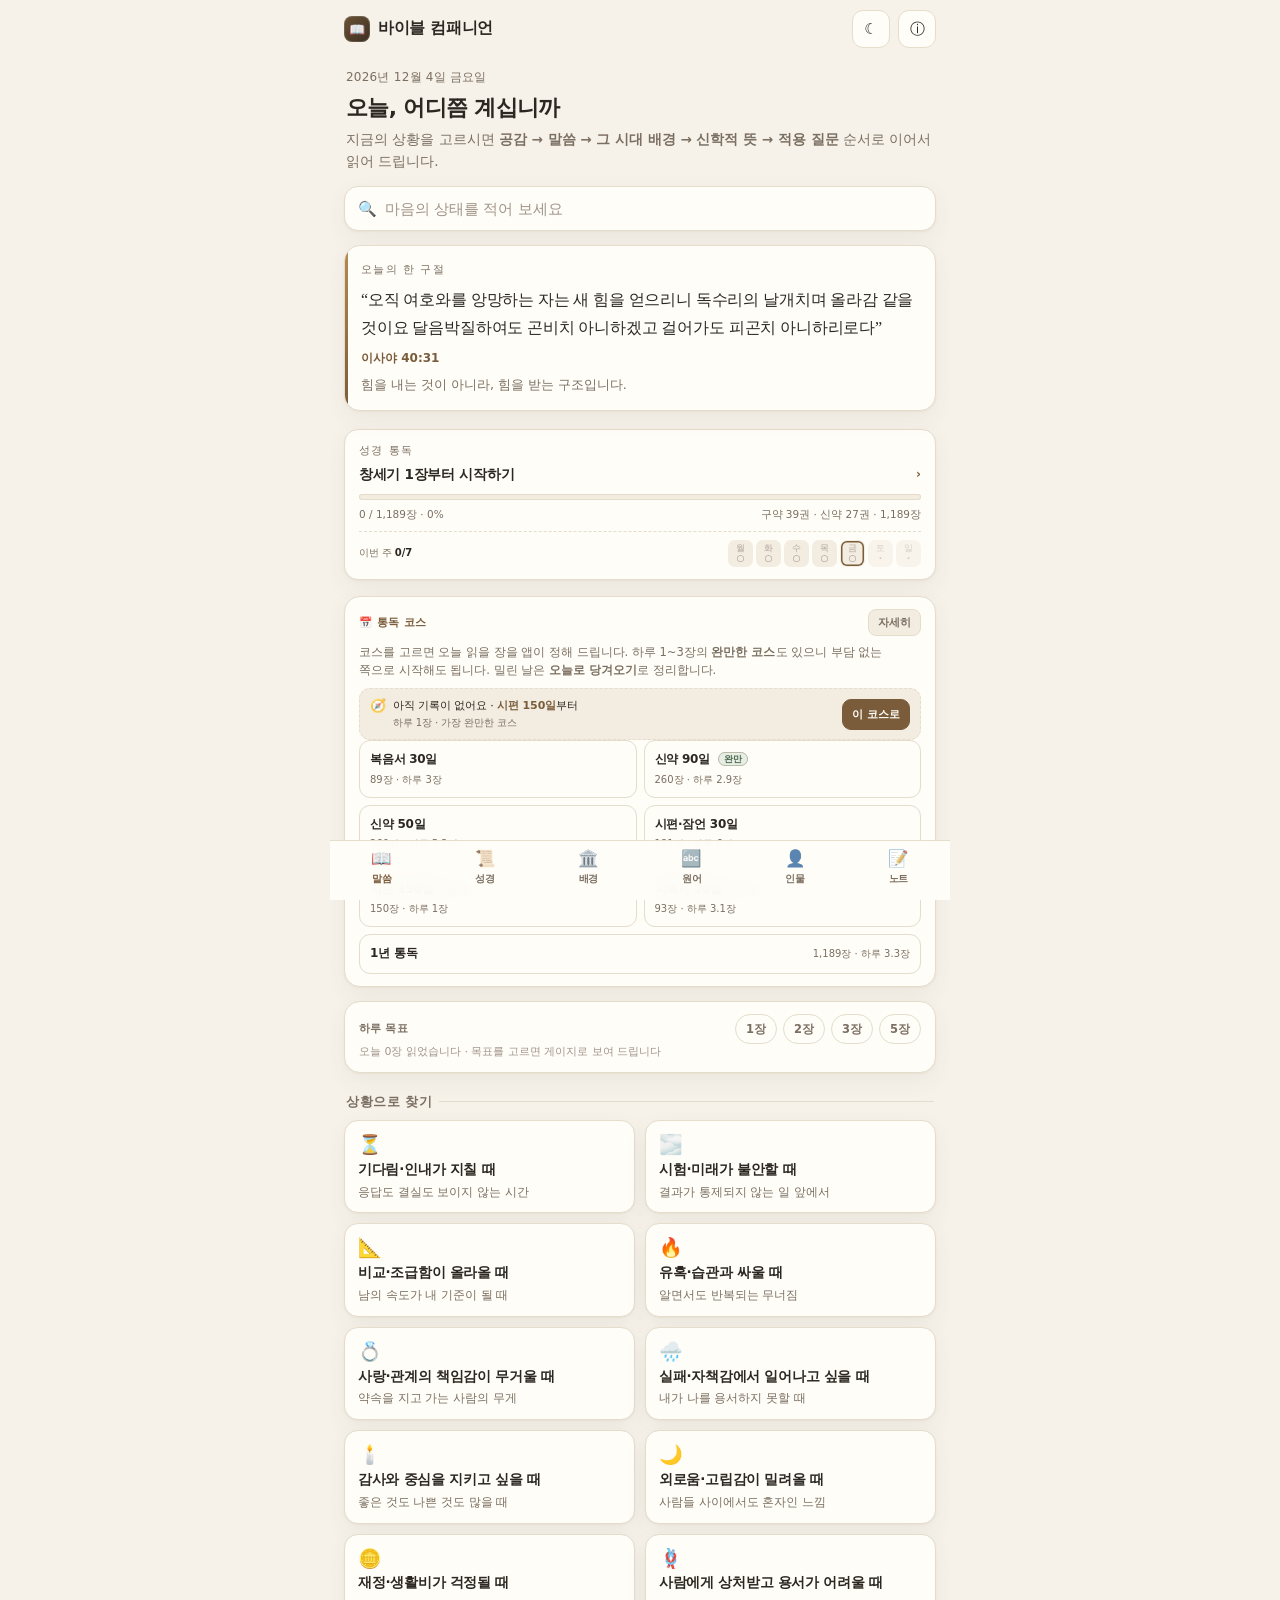
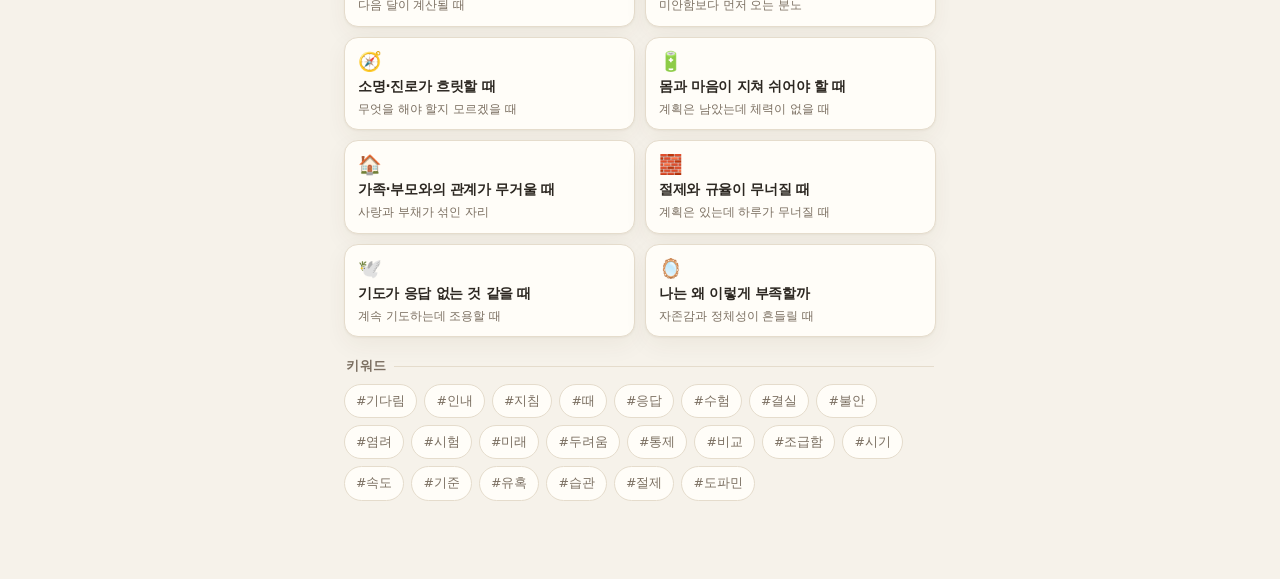
<file: index.html>
<!DOCTYPE html>
<html lang="ko" data-theme="light">
<head>
<meta charset="utf-8">
<meta name="viewport" content="width=device-width, initial-scale=1, viewport-fit=cover">
<title>바이블 컴패니언 · 성경 66권 전문·배경·인물 묵상</title>
<meta name="description" content="성경 66권 1,189장 전문(개역한글판)·하루 목표 통독 진도와 이어 읽기·형광펜 한 줄 메모·상황별 말씀과 시대·문화 배경·핵심 구절 해설·원어 탐구·성경 인물 116명·개인 묵상 노트. 정통 개신교·복음주의 주석의 합의된 해석과 출처만 담았습니다.">
<meta name="theme-color" content="#f6f2ea">
<link rel="manifest" href="./manifest.json?v=860fa69a">
<link rel="icon" href="./favicon-32.png" sizes="32x32">
<link rel="apple-touch-icon" href="./apple-touch-icon.png">
<meta name="apple-mobile-web-app-capable" content="yes">
<meta name="apple-mobile-web-app-status-bar-style" content="default">
<meta name="apple-mobile-web-app-title" content="바이블 컴패니언">
<meta name="mobile-web-app-capable" content="yes">
<link rel="stylesheet" href="./styles.css?v=860fa69a">
<script>
  window.__errs = [];
  window.addEventListener('error', function(e){ window.__errs.push(String(e.message || e.error || 'error')); });
  window.addEventListener('unhandledrejection', function(e){ window.__errs.push('rejection: ' + String(e.reason)); });
</script>
</head>
<body>
<div id="app">
  <header id="top">
    <div id="brand" data-go="#/home" role="button" tabindex="0" aria-label="홈으로">
      <div class="mk"><span>📖</span></div>
      <b>바이블 컴패니언</b>
    </div>
    <button class="iconbtn" id="themeBtn" aria-label="라이트/다크 전환" title="라이트/다크">☾</button>
    <button class="iconbtn" data-go="#/about" aria-label="해설 원칙과 출처" title="해설 원칙">ⓘ</button>
  </header>

  <main id="view" role="main"></main>

  <nav id="tabs" role="tablist" aria-label="주요 메뉴">
    <button class="nb" data-tab="home" data-go="#/home" role="tab"><span class="i">📖</span><span>말씀</span></button>
    <button class="nb" data-tab="bible" data-go="#/bible" role="tab"><span class="i">📜</span><span>성경</span></button>
    <button class="nb" data-tab="bg" data-go="#/bg" role="tab"><span class="i">🏛️</span><span>배경</span></button>
    <button class="nb" data-tab="word" data-go="#/word" role="tab"><span class="i">🔤</span><span>원어</span></button>
    <button class="nb" data-tab="per" data-go="#/per" role="tab"><span class="i">👤</span><span>인물</span></button>
    <button class="nb" data-tab="notes" data-go="#/notes" role="tab"><span class="i">📝</span><span>노트</span></button>
  </nav>
</div>
<div id="toast" role="status" aria-live="polite"></div>

<script src="./data/s1.js"></script>
<script src="./data/s2.js"></script>
<script src="./data/s3.js"></script>
<script src="./data/s4.js"></script>
<script src="./data/books.js"></script>
<script src="./data/bookguide.js"></script>
<script src="./data/verses.js"></script>
<script src="./data/vmap.js"></script>
<script src="./data/daily.js"></script>
<script src="./app.js?v=860fa69a"></script>
</body>
</html>
</file>
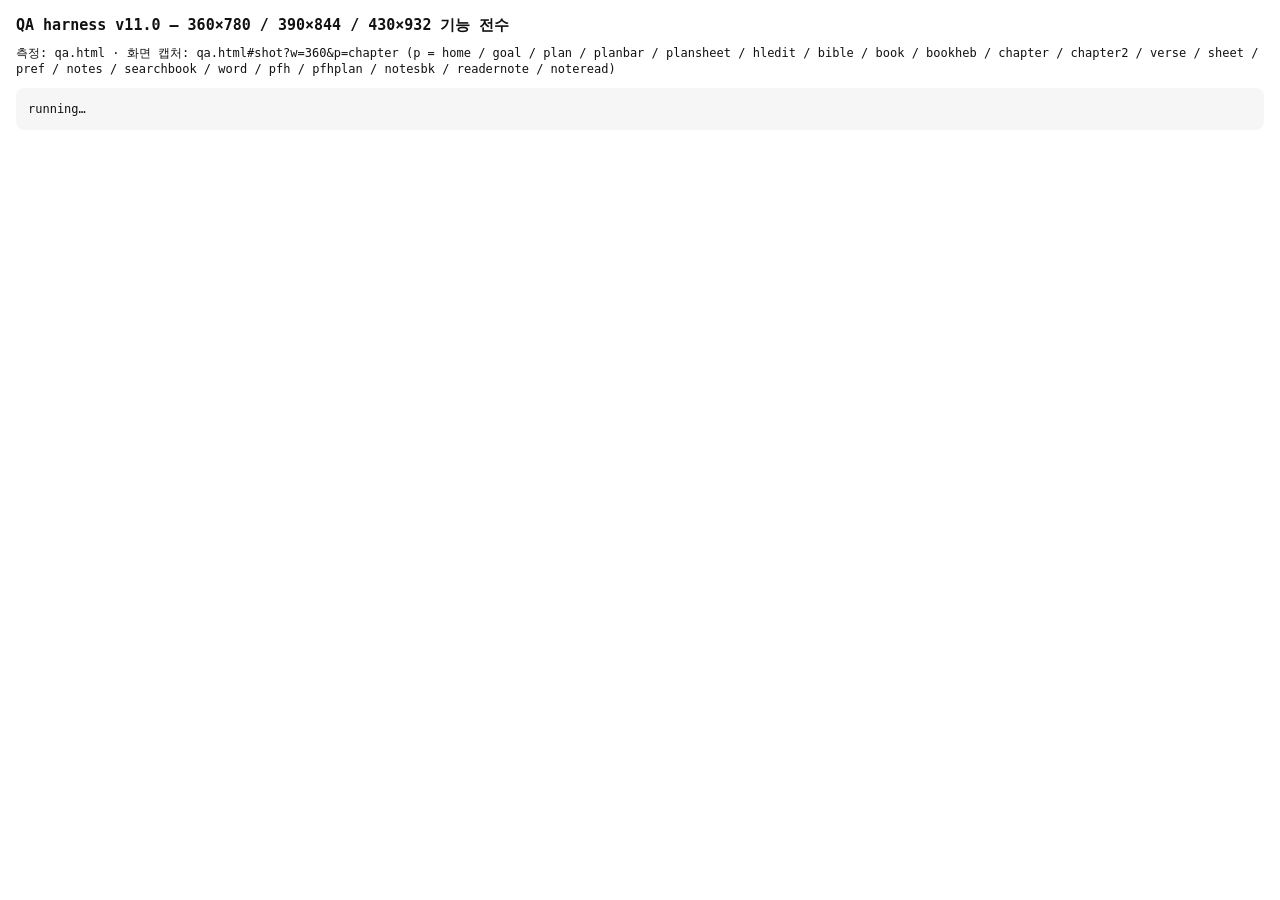
<file: qa.html>
<!DOCTYPE html>
<html lang="ko">
<head>
<meta charset="utf-8">
<meta name="viewport" content="width=device-width, initial-scale=1">
<title>QA · 바이블 컴패니언 v11.0</title>
<style>
  body{font-family:ui-monospace,SFMono-Regular,Menlo,monospace;margin:16px;background:#fff;color:#111;font-size:12px}
  h1{font-size:15px;margin:0 0 10px}
  pre{white-space:pre-wrap;line-height:1.5;background:#f6f6f6;padding:12px;border-radius:8px}
  .f{position:absolute;left:-9999px;top:0;border:0}
  iframe{border:1px solid #ccc}
  #shotbox{display:flex;gap:14px;align-items:flex-start;flex-wrap:wrap}
  #shotbox figure{margin:0}
  #shotbox figcaption{font-size:11px;color:#555;padding:4px 0}
</style>
</head>
<body>
<h1>QA harness v11.0 — 360×780 / 390×844 / 430×932 기능 전수</h1>
<p style="margin:0 0 10px">측정: <code>qa.html</code> · 화면 캡처: <code>qa.html#shot?w=360&amp;p=chapter</code>
(p = home / goal / plan / planbar / plansheet / hledit / bible / book / bookheb / chapter / chapter2 / verse / sheet / pref / notes / searchbook / word / pfh / pfhplan / notesbk / readernote / noteread)</p>
<pre id="out">running…</pre>
<div id="frames"></div>
<div id="shotbox"></div>
<script>
(function () {
  var WIDTHS = [360, 390, 430];
  var HEIGHTS = { 360: 780, 390: 844, 430: 932 };
  var ROUTES = [
    ['home', '#/home'],
    ['bible-home', '#/bible'],
    ['book-psa', '#/bible/psa'],
    ['book-gen', '#/bible/gen'],
    ['book-heb', '#/bible/heb'],
    ['chapter-gen1', '#/bible/gen/1'],
    ['chapter-psa23', '#/bible/psa/23?v=1'],
    ['chapter-rev21', '#/bible/rev/21'],
    ['verse-detail', '#/verse/jhn-3-16'],
    ['people-list', '#/per'],
    ['person-detail', '#/per/elijah'],
    ['situation', '#/sit/waiting'],
    ['background-list', '#/bg'],
    ['word-detail', '#/word/hesed'],
    ['notes', '#/notes'],
    ['search-word', '#/search?q=%EC%9D%80%ED%98%9C'],
    ['search-book', '#/search?q=%EC%9A%94%ED%95%9C%EB%B3%B5%EC%9D%8C'],
    ['about', '#/about']
  ];
  var PAGES = {
    home: '#/home', bible: '#/bible', book: '#/bible/psa', bookheb: '#/bible/heb',
    chapter: '#/bible/gen/1', chapter2: '#/bible/psa/23?v=1', verse: '#/verse/jhn-3-16',
    searchbook: '#/search?q=' + encodeURIComponent('히브리서'), word: '#/word',
    sheet: '#/bible/gen/1', pref: '#/bible/gen/1', notes: '#/notes', bookgen: '#/bible/gen',
    goal: '#/home', bar: '#/bible/psa/119', plan: '#/home', planbar: '#/bible/mat/10',
    plansheet: '#/home', hledit: '#/notes',
    planempty: '#/home', plancele: '#/home', planstreak: '#/home', plan189: '#/home', notes2: '#/notes',
    week: '#/home', pace: '#/home', notes9: '#/notes', plan120: '#/home', dark9: '#/home',
    pfh: '#/home', pfhplan: '#/home', notesbk: '#/notes', readernote: '#/bible/gen/1', noteread: '#/bible/gen/1',
    recap: '#/bible/gen/1', recapdark: '#/bible/gen/1', notesch: '#/notes', noteschdark: '#/notes', pacefar: '#/home'
  };
  var QA = '?qa=1';
  var out = document.getElementById('out');
  var result = { version: 'v11.0', widths: {}, counts: {}, functional: {}, checks: [], errors: [] };

  function sleep(ms) { return new Promise(function (r) { setTimeout(r, ms); }); }
  function todayKey() {
    var d = new Date();
    return d.getFullYear() + '-' + String(d.getMonth() + 1).padStart(2, '0') + '-' + String(d.getDate()).padStart(2, '0');
  }
  function dayOff(n) {
    var d = new Date(); d.setDate(d.getDate() + n);
    return d.getFullYear() + '-' + String(d.getMonth() + 1).padStart(2, '0') + '-' + String(d.getDate()).padStart(2, '0');
  }

  /* 조건이 만족될 때까지 짧게 폴링 — 네트워크가 느린 순간을 고정 대기로 재면 오탐이 난다 */
  async function waitFor(fn, timeout) {
    var t0 = Date.now();
    while (Date.now() - t0 < (timeout || 3000)) {
      try { if (fn()) return true; } catch (e) { }
      await sleep(150);
    }
    return false;
  }

  function shotMode(hash) {
    var qs = hash.split('?')[1] || '';
    var q = {};
    qs.split('&').forEach(function (kv) {
      var p = kv.split('=');
      if (p[0]) q[p[0]] = decodeURIComponent(p[1] || '');
    });
    var w = parseInt(q.w, 10) || 360;
    var y = parseInt(q.y, 10) || 0;
    var page = PAGES[q.p] || '#/home';
    /* seed=1: 화면 확인용 예시 상태(읽은 장·목표·형광펜 메모)를 점검 키에만 심는다 */
    if (q.seed) {
      try {
        var d0 = new Date(), at = d0.toISOString();
        var dk9 = function (n) { var x = new Date(); x.setDate(x.getDate() + n); return x.getFullYear() + '-' + String(x.getMonth() + 1).padStart(2, '0') + '-' + String(x.getDate()).padStart(2, '0'); };
        /* seed=week/pace/notes/psalm120: v9 화면(주간 7칸·페이스 추천·노트 정렬/검색·150일 날짜 띠) */
        if (q.seed === 'week' || q.seed === 'pace' || q.seed === 'notes' || q.seed === 'psalm120' || q.seed === 'pace2') {
          var s9 = { bookmarks: [], notes: [], read: {}, days: {}, hl: [], pref: {}, last: null, plan: null };
          if (q.seed === 'week') {
            s9.days[dk9(0)] = 3; s9.days[dk9(-1)] = 2; s9.days[dk9(-2)] = 4;
            for (var wi = 1; wi <= 3; wi++) s9.read['gen:' + wi] = at;
            s9.last = { b: 'gen', ch: 3, at: at };
            s9.pref = { goal: 3 };
            s9.plan = { id: 'gospel30', start: dk9(-2), at: at };
            s9.notes = [{ id: 'nw1', ref: 'bv:gen:1:3', title: '빛과 혼돈', body: '혼돈 한가운데서도 말씀은 일하고 계셨다.', createdAt: at, updatedAt: at }];
            s9.hl = [{ ref: 'bv:gen:1:1', c: 'y', t: '태초에 하나님이 천지를 창조하시니라', n: '시작의 첫 문장', at: at }];
          } else if (q.seed === 'pace') {
            ['gen', 'exo', 'lev'].forEach(function (bk, i) {
              for (var ci = 1; ci <= 7; ci++) {
                var xd = new Date(); xd.setDate(xd.getDate() - [1, 5, 9][i]); xd.setHours(12, 0, 0, 0);
                s9.read[bk + ':' + ci] = xd.toISOString();
              }
            });
          } else if (q.seed === 'pace2') {
            ['gen', 'exo', 'lev'].forEach(function (bk, i) {
              for (var ci2 = 1; ci2 <= 7; ci2++) {
                var xd2 = new Date(); xd2.setDate(xd2.getDate() - [1, 5, 9][i]); xd2.setHours(12, 0, 0, 0);
                s9.read[bk + ':' + ci2] = xd2.toISOString();
              }
            });
            s9.plan = { id: 'gospel30', start: dk9(-11), at: at };
          } else if (q.seed === 'notes') {
            s9.notes = [
              { id: 'na', ref: 'bv:psa:23:1', title: '시편 묵상', body: '푸른 풀밭으로 인도하시네', createdAt: at, updatedAt: at },
              { id: 'nb', ref: 'bv:gen:1:3', title: '빛과 혼돈', body: '태초의 빛이 어둠을 밝혔다', createdAt: at, updatedAt: at },
              { id: 'nc', ref: '', title: '기도 제목', body: '수험과 가족을 위해', createdAt: at, updatedAt: at }
            ];
          } else {
            s9.plan = { id: 'psalm150', start: dk9(-119), at: at };
          }
          localStorage.setItem('bc.state.v1:qa', JSON.stringify(s9));
          document.querySelector('h1').textContent = '미리보기 ' + w + 'px · ' + page;
        } else if (q.seed === 'streak' || q.seed === 'cele') {
          var dk = function (n) { var x = new Date(); x.setDate(x.getDate() + n); return x.getFullYear() + '-' + String(x.getMonth() + 1).padStart(2, '0') + '-' + String(x.getDate()).padStart(2, '0'); };
          var dS = {}, rS = {};
          [-3, -2, -1].forEach(function (n) { dS[dk(n)] = 3; });
          for (var mi = 1; mi <= 9; mi++) rS['mat:' + mi] = at;
          if (q.seed === 'cele') { dS[dk(0)] = 3; for (var mj = 10; mj <= 12; mj++) rS['mat:' + mj] = at; }
          localStorage.setItem('bc.state.v1:qa', JSON.stringify({
            bookmarks: [{ ref: 'bv:gen:1:1', at: at }],
            notes: [{ id: 'n1', ref: 'bv:gen:1:3', title: '빛에 대한 묵상', body: '혼돈과 공허 한가운데서도 말씀은 이미 일하고 계셨다.', createdAt: at, updatedAt: at }],
            read: rS, days: dS, last: { b: 'mat', ch: q.seed === 'cele' ? 12 : 9, at: at },
            pref: { goal: 3 }, plan: { id: 'gospel30', start: dk(-3), at: at },
            hl: [{ ref: 'bv:gen:1:1', c: 'y', t: '태초에 하나님이 천지를 창조하시니라', n: '시작의 첫 문장', at: at }]
          }));
          document.querySelector('h1').textContent = '미리보기 ' + w + 'px · ' + page;
        } else if (q.seed === 'v11' || q.seed === 'v11pace') {
          var dk11 = function (n) { var x = new Date(); x.setDate(x.getDate() + n); return x.getFullYear() + '-' + String(x.getMonth() + 1).padStart(2, '0') + '-' + String(x.getDate()).padStart(2, '0'); };
          var s11 = {
            bookmarks: [], read: {}, days: {}, last: { b: 'gen', ch: 2, at: at },
            pref: { goal: 3, tip1: 1 }, plan: null,
            notes: [
              { id: 'r1', ref: 'bv:gen:1:3', title: '빛과 혼돈', body: '혼돈 한가운데서도 말씀은 이미 일하고 계셨다. 오늘 내 상황도 그 빛 아래 있다.', createdAt: at, updatedAt: at },
              { id: 'r2', ref: 'bv:gen:2:5', title: '에덴의 안개', body: '비가 내리기 전에도 땅을 적시는 것이 있었다.', createdAt: at, updatedAt: at },
              { id: 'r3', ref: 'bv:psa:23:1', title: '목자 되시는 분', body: '부족함이 없다는 말은 양의 기준이다.', createdAt: at, updatedAt: at }
            ],
            hl: [
              { ref: 'bv:gen:1:1', c: 'y', t: '태초에 하나님이 천지를 창조하시니라', n: '시작의 첫 문장', at: at },
              { ref: 'bv:gen:1:4', c: 'b', t: '그 빛이 하나님의 보시기에 좋았더라 하나님이 빛과 어두움을 나누사', n: '', at: at }
            ]
          };
          if (q.seed === 'v11pace') {
            s11.read = { 'psa:1': at, 'psa:2': at }; s11.days = { }; s11.days[dk11(0)] = 2;
            s11.plan = { id: 'psalm150', start: dk11(-8), at: at };
          } else {
            s11.read = { 'gen:1': at, 'gen:2': at, 'gen:3': at }; s11.days[dk11(0)] = 3;
            s11.plan = { id: 'gospel30', start: dk11(-3), at: at };
          }
          localStorage.setItem('bc.state.v1:qa', JSON.stringify(s11));
        } else {
        var k0 = d0.getFullYear() + '-' + String(d0.getMonth() + 1).padStart(2, '0') + '-' + String(d0.getDate()).padStart(2, '0');
        var days = {}; days[k0] = 3;
        localStorage.setItem('bc.state.v1:qa', JSON.stringify({
          bookmarks: [{ ref: 'bv:gen:1:1', at: at }],
          notes: [{ id: 'n1', ref: 'bv:gen:1:3', title: '빛에 대한 묵상', body: '혼돈과 공허 한가운데서도 말씀은 이미 일하고 계셨다.', createdAt: at, updatedAt: at }],
          read: { 'gen:1': at, 'gen:2': at, 'gen:3': at, 'mat:1': at, 'mat:2': at, 'mat:3': at }, days: days,
          last: { b: 'gen', ch: 3, at: at }, pref: { goal: 3 },
          plan: { id: 'gospel30', start: (function () { var x = new Date(); x.setDate(x.getDate() - 3); return x.getFullYear() + '-' + String(x.getMonth() + 1).padStart(2, '0') + '-' + String(x.getDate()).padStart(2, '0'); })(), at: at },
          hl: [
            { ref: 'bv:gen:1:1', c: 'y', t: '태초에 하나님이 천지를 창조하시니라', n: '시작의 첫 문장', at: at },
            { ref: 'bv:gen:1:3', c: 'g', t: '하나님이 가라사대 빛이 있으라 하시매 빛이 있었고', n: '말씀과 성취 사이의 간격 없음', at: at },
            { ref: 'bv:gen:1:4', c: 'b', t: '그 빛이 하나님의 보시기에 좋았더라 하나님이 빛과 어두움을 나누사', n: '', at: at }
          ]
        }));
        }
      } catch (e) { }
    }
    document.querySelector('h1').textContent = '미리보기 ' + w + 'px · ' + page + (y ? ' · y=' + y : '');
    out.style.display = 'none';
    var fig = document.createElement('figure');
    var cap = document.createElement('figcaption');
    cap.textContent = w + 'px · ' + page + (y ? ' (스크롤 ' + y + ')' : '');
    var frame = document.createElement('iframe');
    frame.width = w; frame.height = 780; frame.src = './index.html?qa=1&v=' + Date.now() + page;
    frame.onload = function () {
      setTimeout(function () {
        try {
          if (q.p === 'sheet') {
            var row = frame.contentWindow.document.querySelector('#view .vblock[data-v="1"] .vrow');
            if (row) row.click();
          }
          if (q.p === 'pref') {
            var aa = frame.contentWindow.document.querySelector('#view [data-act="rdpref"]');
            if (aa) aa.click();
          }
          if (q.p === 'plansheet') {
            var pg = frame.contentWindow.document.querySelector('#view .plancard .pchg');
            if (pg) pg.click();
          }
          if (q.p === 'hledit') {
            var hm = frame.contentWindow.document.querySelector('#view .hlmedit');
            if (hm) hm.click();
          }
          if (q.p === 'pace' || q.p === 'plan120') {
            var pg9 = frame.contentWindow.document.querySelector('#view .plancard .pchg');
            if (pg9) pg9.click();
          }
          if (q.p === 'notes9') {
            var bs9 = frame.contentWindow.document.querySelector('#view .nso[data-s="book"]');
            if (bs9) bs9.click();
            var ni9 = frame.contentWindow.document.getElementById('nq');
            if (ni9) { ni9.value = '빛'; ni9.dispatchEvent(new frame.contentWindow.Event('input', { bubbles: true })); }
          }
          if (q.p === 'dark9') {
            var tb9 = frame.contentWindow.document.getElementById('themeBtn');
            if (tb9) tb9.click();
          }
          if (q.dark) {
            var dth = frame.contentWindow.document.getElementById('themeBtn');
            if (dth) dth.click();
          }
          if (q.p === 'noteread') {
            var nr3 = frame.contentWindow.document.querySelector('#view .vblock[data-v="3"] .vrow');
            if (nr3) nr3.click();
          }
          if (q.p === 'notesbk') {
            var nbk9 = frame.contentWindow.document.querySelector('#view .nbf .nbk[data-b="psa"]');
            if (nbk9) nbk9.click();
          }
          /* v11.0 — 장 끝 요약 펼친 화면 · 노트 탭 장 필터 화면
             본문·칩이 그려진 뒤에 누르고, 화면 높이가 바뀌어도 패널이 보이게 몇 초간 자리를 잡아 준다 */
          if (q.p === 'recap' || q.p === 'recapdark') {
            var rTick = 0;
            var rIv = setInterval(function () {
              rTick++;
              try {
                var w5 = frame.contentWindow, d5 = w5.document;
                var rc5 = d5.querySelector('#view .chrecap');
                var su5 = d5.querySelector('#view .chrecap .crsum');
                if (rc5 && su5) {
                  if (!rc5.classList.contains('on')) su5.click();
                  var top5 = rc5.getBoundingClientRect().top + w5.scrollY;
                  w5.scrollTo(0, Math.max(0, top5 - 72));
                }
              } catch (e) { }
              if (rTick > 12) clearInterval(rIv);
            }, 400);
          }
          if (q.p === 'notesch' || q.p === 'noteschdark') {
            var nTick = 0;
            var nIv = setInterval(function () {
              nTick++;
              try {
                var w6 = frame.contentWindow, d6 = w6.document;
                var bk6 = d6.querySelector('#view .nbf .nbk[data-b="gen"]');
                if (bk6 && bk6.getAttribute('aria-pressed') !== 'true') bk6.click();
                var ch6 = d6.querySelector('#view .ncf .nck[data-ch="1"]');
                if (ch6 && ch6.getAttribute('aria-pressed') !== 'true') ch6.click();
              } catch (e) { }
              if (nTick > 12) clearInterval(nIv);
            }, 500);
          }
          if (y) setTimeout(function () { try { frame.contentWindow.scrollTo(0, y); } catch (e) { } }, 700);
        } catch (e) { }
      }, 1600);
    };
    fig.appendChild(cap); fig.appendChild(frame);
    document.getElementById('shotbox').appendChild(fig);
    result.mode = 'shot';
    window.__qa = result;
    return true;
  }

  function measure(win, W) {
    var doc = win.document;
    var de = doc.documentElement;
    var over = [];
    var nodes = doc.querySelectorAll('body *');
    for (var i = 0; i < nodes.length; i++) {
      var el = nodes[i];
      if (el.id === 'toast') continue;
      if (el.closest && el.closest('#toast')) continue;
      if (el.closest && el.closest('.chips')) continue; /* 의도된 가로 스크롤 칩 줄 */
      var r = el.getBoundingClientRect();
      if (!r.width && !r.height) continue;
      if (r.right > W + 1.5 || r.left < -1.5) {
        over.push(el.tagName.toLowerCase() + (el.id ? '#' + el.id : '') + '.' + String(el.className || '').slice(0, 30) + ' [' + Math.round(r.left) + ',' + Math.round(r.right) + ']');
      }
    }
    var view = doc.getElementById('view');
    var vt = doc.querySelector('#view .vt');
    return {
      width: W,
      hOverflow: de.scrollWidth - de.clientWidth,
      overflowCount: over.length,
      overflow: over.slice(0, 6),
      textLen: view ? view.innerText.replace(/\s+/g, ' ').trim().length : 0,
      items: doc.querySelectorAll('#view .item').length,
      books: doc.querySelectorAll('#view .bkbtn').length,
      chapters: doc.querySelectorAll('#view .chbtn').length,
      chaptersRead: doc.querySelectorAll('#view .chbtn.rd').length,
      readerVerses: doc.querySelectorAll('#view .vblock').length,
      readerBadges: doc.querySelectorAll('#view .vhd').length,
      hlBlocks: doc.querySelectorAll('#view .vblock[class*="hl-"]').length,
      guide: doc.querySelectorAll('#view .guide').length,
      guideOpen: doc.querySelectorAll('#view .guide.on').length,
      chapintro: doc.querySelectorAll('#view .chapintro').length,
      chapIntroOpen: doc.querySelectorAll('#view .chapintro.wide').length,
      chapLines: doc.querySelectorAll('#view .chapintro .ciline').length,
      tools: doc.querySelectorAll('#view .rtools').length,
      readBtn: doc.querySelectorAll('#view [data-act="readmark"]').length,
      progBars: doc.querySelectorAll('#view .pbar').length,
      tread: (doc.querySelector('#view .tread') || {}).textContent ? doc.querySelector('#view .tread').textContent.replace(/\s+/g, ' ').trim().slice(0, 90) : '',
      bookcards: doc.querySelectorAll('#view .bookcard').length,
      textSearchHits: doc.querySelectorAll('#view .vhit').length,
      hlNotes: doc.querySelectorAll('#view .hli').length,
      hlRows: doc.querySelectorAll('#view .hlrow').length,
      moreHits: doc.querySelectorAll('#view .morehits').length,
      planCards: doc.querySelectorAll('#view .plancard').length,
      planChips: doc.querySelectorAll('#view .plancard .pch').length,
      planStrip: doc.querySelectorAll('#view .planstrip').length,
      planStripChips: doc.querySelectorAll('#view .planstrip .pch').length,
      planBar: (doc.querySelector('#view .rbmplan') || {}).textContent || '',
      planDay: (doc.querySelector('#view .plancard .pday') || {}).textContent || '',
      planPill: (doc.querySelector('#view .plancard .ppill') || {}).textContent || '',
      rdbar: doc.querySelectorAll('#view .rdbar').length,
      goalCards: doc.querySelectorAll('#view .goalcard').length,
      goalChips: doc.querySelectorAll('#view .goalcard .gchip').length,
      navTabs: doc.querySelectorAll('#tabs .nb').length,
      vtFontSize: vt ? win.getComputedStyle(vt).fontSize : '',
      errs: (win.__errs || []).slice(0, 5)
    };
  }

  var CURW = 360;
  function check(name, ok, actual) {
    result.checks.push({ name: name, w: CURW, ok: !!ok, actual: actual === undefined ? '' : actual });
    return !!ok;
  }

  async function run() {
    for (var w = 0; w < WIDTHS.length; w++) {
      var W = WIDTHS[w];
      try { localStorage.removeItem('bc.state.v1:qa'); localStorage.removeItem('bc.theme.v1:qa'); } catch (e) { }
      {
        /* v4.0 저장 형식(북마크·노트만)으로 시작해 새 필드를 더해도 기존 데이터가 남는지 본다
           기능 검증을 360·390·430 세 폭에서 같은 조건으로 돌린다 */
        try {
          localStorage.setItem('bc.state.v1:qa', JSON.stringify({
            bookmarks: [{ ref: 'sit:waiting', at: '2026-11-18T10:00:00.000Z' }],
            notes: [{ id: 'nold1', title: '지난 노트', body: 'v4.0에서 쓴 묵상', createdAt: '2026-11-18T10:00:00.000Z', updatedAt: '2026-11-18T10:00:00.000Z' }]
          }));
        } catch (e) { }
      }
      var frame = document.createElement('iframe');
      frame.className = 'f';
      frame.width = W; frame.height = HEIGHTS[W] || 780;
      frame.setAttribute('allow', 'clipboard-write');
      frame.src = './index.html' + QA + '&cb=' + Date.now() + '#/home';
      document.getElementById('frames').appendChild(frame);
      await new Promise(function (res) { frame.onload = res; });
      await sleep(900);
      var win = frame.contentWindow;
      var doc = win.document;
      result.widths[W] = {};

      if (W === 360) {
        result.counts = {
          booksData: (win.BC.books || []).length,
          guideData: Object.keys(win.BC.bookGuide || {}).length,
          vmapData: Object.keys(win.BC.vmap || {}).length,
          words: (win.BC.words || []).length,
          peopleData: (win.BC.characters || []).length,
          versesData: (win.BC.verses || []).length,
          totalChapters: (win.BC.books || []).reduce(function (n, b) { return n + b.ch; }, 0)
        };
      }

      for (var i = 0; i < ROUTES.length; i++) {
        var name = ROUTES[i][0], hash = ROUTES[i][1];
        win.location.hash = hash;
        await sleep(i === 0 ? 700 : 950);
        var m = measure(win, W);
        m.route = name;
        result.widths[W][name] = m;
        if (m.errs.length) result.errors.push({ w: W, route: name, errs: m.errs });
      }

      {
        CURW = W;
        try {
          check('점검 모드 저장 키 분리', win.BC.stateKey === 'bc.state.v1:qa', String(win.BC.stateKey));
          var store = function () {
            try { return JSON.parse(win.localStorage.getItem('bc.state.v1:qa') || '{}'); } catch (e) { return {}; }
          };

          /* ── 0. v4.0 저장소 호환 ── */
          var seeded = store();
          check('v4 북마크 유지', (seeded.bookmarks || []).length === 1, JSON.stringify(seeded.bookmarks || []));
          check('v4 노트 유지', (seeded.notes || []).length === 1 && seeded.notes[0].title === '지난 노트', (seeded.notes || []).length);
          win.location.hash = '#/notes';
          await sleep(700);
          check('노트 화면에 기존 노트 보임', (doc.querySelector('#view') || {}).textContent.indexOf('지난 노트') >= 0, '');

          /* ── 1. 통독: 장 읽음 표시 ── */
          win.location.hash = '#/bible/gen/1';
          await sleep(1100);
          var rbtn = doc.querySelector('#view [data-act="readmark"]');
          check('읽기 도구줄 표시', !!rbtn, rbtn ? rbtn.textContent.trim() : 'none');
          if (rbtn) rbtn.click();
          await sleep(700);
          var st1 = store();
          check('읽음 기록 저장(gen:1)', !!(st1.read && st1.read['gen:1']), st1.read ? Object.keys(st1.read).join(',') : 'no read');
          check('오늘 읽은 장 수 1', st1.days && Object.values(st1.days)[0] === 1, JSON.stringify(st1.days || {}));
          var rb2 = doc.querySelector('#view [data-act="readmark"]');
          check('읽음 버튼 눌림 상태', rb2 && rb2.getAttribute('aria-pressed') === 'true', rb2 ? rb2.getAttribute('aria-pressed') : 'none');
          var endTxt = (doc.querySelector('#view .chapend') || {}).textContent || '';
          check('장 끝 읽음·이어읽기 버튼', endTxt.indexOf('2장 이어 읽기') >= 0, endTxt.replace(/\s+/g, ' ').trim());

          /* ── 2. 책 화면 진도 ── */
          win.location.hash = '#/bible/gen';
          await sleep(800);
          var rdCh = doc.querySelectorAll('#view .chbtn.rd').length;
          var bookProg = (doc.querySelector('#view .tread') || {}).textContent || '';
          check('장 격자 읽음 표시 1개', rdCh === 1, 'rd=' + rdCh);
          check('책 진도 표시', bookProg.replace(/\s+/g, '').indexOf('통독1/50장') >= 0, bookProg.replace(/\s+/g, ' ').trim());
          check('이어 읽기 버튼(2장부터)', ((doc.querySelector('#view .actrow .btn.primary') || {}).textContent || '').indexOf('2장부터') >= 0, (doc.querySelector('#view .actrow .btn.primary') || {}).textContent);

          /* ── 3. 성경 목록 진도 ── */
          win.location.hash = '#/bible';
          await sleep(700);
          var bibleProg = (doc.querySelector('#view .tread') || {}).textContent || '';
          check('전체 진도 1/1,189', bibleProg.replace(/\s+/g, '').indexOf('1/1,189장') >= 0, bibleProg.replace(/\s+/g, ' ').trim());
          var genBar = doc.querySelector('#view .bkbtn .pgl i');
          check('책별 진행 막대', !!genBar, genBar ? genBar.style.width : 'none');

          /* ── 4. 홈 이어 읽기 카드 ── */
          win.location.hash = '#/home';
          await sleep(700);
          var homeCard = (doc.querySelector('#view .tread') || {}).textContent || '';
          check('홈 통독 카드', homeCard.indexOf('성경 통독') >= 0, homeCard.replace(/\s+/g, ' ').trim());
          var go = doc.querySelector('#view .tread');
          check('홈 카드 이어 읽기 링크', go && go.getAttribute('data-go') === '#/bible/gen/2', go ? go.getAttribute('data-go') : 'none');

          /* ── 5. 구절 시트: 절 이동·형광펜·복사 ── */
          win.location.hash = '#/bible/gen/1';
          await sleep(1000);
          var row = doc.querySelector('#view .vblock[data-v="1"] .vrow');
          if (row) row.click();
          await sleep(500);
          check('시트 열림', !!doc.querySelector('#sheetHost.on .sheet'), '');
          check('시트 절 이동 버튼', doc.querySelectorAll('#sheetHost .svbtn').length === 2, doc.querySelectorAll('#sheetHost .svbtn').length);
          check('이전 절 비활성(1절)', (doc.querySelector('#sheetHost .svbtn') || {}).disabled === true, '');
          var sw = doc.querySelectorAll('#sheetHost .hlsw');
          check('형광펜 색 4종', sw.length === 4, sw.length);
          var nextBtn = doc.querySelectorAll('#sheetHost .svbtn')[1];
          if (nextBtn) nextBtn.click();
          await sleep(450);
          check('다음 절 이동(1:2)', ((doc.querySelector('#sheetHost .shead h2') || {}).textContent || '') === '창세기 1:2', (doc.querySelector('#sheetHost .shead h2') || {}).textContent);
          var copyBtn = doc.querySelector('#sheetHost [data-act="copyv"]');
          if (copyBtn) copyBtn.click();
          await sleep(400);
          var copyTxt = win.BC.lastCopy || '';
          check('복사 문자열 구성', copyTxt.indexOf('창세기 1:2') >= 0 && copyTxt.indexOf('개역한글판') >= 0, copyTxt.replace(/\n/g, ' | ').slice(0, 80));
          var copyToast = (doc.getElementById('toast') || {}).textContent || '';
          result.functional.copyToast = copyToast;
          var ySw = doc.querySelector('#sheetHost .hlsw.y');
          if (ySw) ySw.click();
          await sleep(400);
          var st2 = store();
          check('형광펜 저장', (st2.hl || []).length === 1, JSON.stringify((st2.hl || []).map(function (h) { return h.ref + ':' + h.c; })));
          check('형광펜 시트 선택 표시', !!(doc.querySelector('#sheetHost .hlsw.y.on')), '');
          if (ySw) ySw.click(); /* 같은 색을 다시 누르면 해제 */
          await sleep(400);
          check('형광펜 같은 색 재클릭 해제', (store().hl || []).length === 0, JSON.stringify((store().hl || []).length));
          var ySw2 = doc.querySelector('#sheetHost .hlsw.y');
          if (ySw2) ySw2.click();
          await sleep(300);
          if (doc.querySelector('#sheetHost .sclose')) doc.querySelector('#sheetHost .sclose').click();
          await sleep(350);
          check('본문에 형광펜 표시', !!doc.querySelector('#view .vblock[data-ref="bv:gen:1:2"].hl-y'), '');

          /* ── 6. 읽기 설정 ── */
          var aa = doc.querySelector('#view [data-act="rdpref"]');
          if (aa) aa.click();
          await sleep(450);
          check('읽기 설정 시트', doc.querySelectorAll('#sheetHost .rset .rrow').length === 3, doc.querySelectorAll('#sheetHost .rset .rrow').length);
          var big = doc.querySelector('#sheetHost [data-k="fs"][data-v="3"]');
          if (big) big.click();
          await sleep(500);
          var fsAfter = win.getComputedStyle(doc.querySelector('#view .vt')).fontSize;
          check('글자 크기 적용', parseFloat(fsAfter) >= 18, fsAfter);
          check('글자 크기 저장', store().pref && store().pref.fs === 3, JSON.stringify(store().pref || {}));
          var normal = doc.querySelector('#sheetHost [data-k="fs"][data-v="1"]');
          if (normal) normal.click();
          await sleep(400);
          if (doc.querySelector('#sheetHost .sclose')) doc.querySelector('#sheetHost .sclose').click();
          await sleep(350);

          /* ── 6b. 시트 안에서 다른 화면으로 이동하면 시트가 닫힌다 ── */
          if (doc.querySelector('#sheetHost.on')) {
            var cl0 = doc.querySelector('#sheetHost .sclose'); if (cl0) cl0.click();
            await sleep(400);
          }
          win.location.hash = '#/bible/gen/1';
          await sleep(1000);
          var row1 = doc.querySelector('#view .vblock[data-v="1"] .vrow');
          if (row1) row1.click();
          await sleep(500);
          var hd = doc.querySelector('#sheetHost [data-go^="#/verse/"]');
          if (hd) hd.click();
          await sleep(900);
          check('시트에서 해설로 이동', win.location.hash.indexOf('#/verse/') === 0 && !doc.querySelector('#sheetHost.on'), win.location.hash);

          /* ── 7. 장 배경 12/12 ── */
          var chapters = [['gen', 1], ['gen', 50], ['exo', 20], ['psa', 23], ['psa', 119], ['isa', 53], ['jhn', 3], ['rom', 8], ['rev', 22], ['rut', 1], ['oba', 1], ['3jn', 1]];
          var okCi = 0, ciFail = [];
          for (var c = 0; c < chapters.length; c++) {
            win.location.hash = '#/bible/' + chapters[c][0] + '/' + chapters[c][1];
            var okChapter = await waitFor(function () {
              var els = doc.querySelectorAll('#view .chapintro .ciline');
              var txt = Array.prototype.map.call(els, function (x) { return x.textContent; }).join('');
              return els.length === 3 && txt.replace(/\s+/g, '').length > 40;
            }, 4000);
            if (okChapter) okCi++; else ciFail.push(chapters[c].join(':'));
          }
          check('장 배경 12/12', okCi === 12, okCi + '/12 fail=' + ciFail.join(','));

          /* ── 8. 66권 개관 표본 12권 ── */
          var checkBooks = ['gen', 'exo', 'lev', 'psa', 'isa', 'jer', 'mat', 'jhn', 'act', 'rom', 'heb', 'rev'];
          var g = 0;
          for (var b = 0; b < checkBooks.length; b++) {
            win.location.hash = '#/bible/' + checkBooks[b];
            if (await waitFor(function () { return !!doc.querySelector('#view .guide.on'); }, 2500)) g++;
          }
          check('책 개관 12/12', g === 12, g + '/12');

          /* ── 9. 노트 화면: 통독·형광펜 ── */
          win.location.hash = '#/notes';
          await sleep(700);
          check('노트 화면 통독 요약', ((doc.querySelector('#view .tread') || {}).textContent || '').indexOf('통독') >= 0, (doc.querySelector('#view .tread') || {}).textContent);
          check('노트 화면 형광펜 목록', doc.querySelectorAll('#view .hli').length === 1, doc.querySelectorAll('#view .hli').length);

          /* ── 10. 검색(책·본문) ── */
          win.location.hash = '#/search?q=' + encodeURIComponent('히브리서');
          await sleep(800);
          check('책 검색 결과 카드', doc.querySelectorAll('#view .bookcard').length >= 1, doc.querySelectorAll('#view .bookcard').length);
          win.location.hash = '#/search?q=' + encodeURIComponent('은혜');
          await sleep(3600);
          check('본문 키워드 검색', doc.querySelectorAll('#view .vhit').length > 0, doc.querySelectorAll('#view .vhit').length);

          /* ── 11. 다크 모드 ── */
          var th = doc.getElementById('themeBtn');
          if (th) th.click();
          await sleep(300);
          check('다크 모드 전환', doc.documentElement.getAttribute('data-theme') === 'dark', doc.documentElement.getAttribute('data-theme'));
          if (th) th.click();
          await sleep(250);
          check('라이트 복귀', doc.documentElement.getAttribute('data-theme') === 'light', doc.documentElement.getAttribute('data-theme'));

          /* ── 12. 뒤로가기: 목록 → 책 → 장 (UI 클릭 경로) ── */
          win.location.hash = '#/bible';
          await sleep(800);
          var bkGen = Array.prototype.filter.call(doc.querySelectorAll('#view .bkbtn'), function (b) { return b.getAttribute('data-go') === '#/bible/gen'; })[0];
          if (bkGen) bkGen.click();
          await sleep(900);
          var ch1 = doc.querySelector('#view .chbtn');
          if (ch1) ch1.click();
          await sleep(1100);
          result.functional.uiPath = win.location.hash;
          var chain = [];
          win.history.back();
          await sleep(700);
          chain.push(win.location.hash);
          win.history.back();
          await sleep(700);
          chain.push(win.location.hash);
          result.functional.backChain = chain.join(' → ');
          check('뒤로가기 장→책→목록', chain[0] === '#/bible/gen' && chain[1] === '#/bible', chain.join(' → '));

          /* ── 13. 시트 열린 상태 뒤로가기: 시트만 닫힘 ── */
          win.location.hash = '#/bible/psa/23';
          await sleep(1000);
          var beforeHash = win.location.hash;
          var pr = doc.querySelector('#view .vblock[data-v="1"] .vrow');
          if (pr) pr.click();
          await sleep(450);
          var opened = !!doc.querySelector('#sheetHost.on .sheet');
          win.history.back();
          await sleep(650);
          result.functional.sheetBack = { opened: opened, closed: !doc.querySelector('#sheetHost.on'), hash: win.location.hash, before: beforeHash };
          check('시트 뒤로가기 = 시트만 닫힘', opened && !doc.querySelector('#sheetHost.on') && win.location.hash === beforeHash, JSON.stringify(result.functional.sheetBack));

          /* ── 14. 시트를 ✕로 닫으면 히스토리 칸을 소비 ── */
          var pr2 = doc.querySelector('#view .vblock[data-v="1"] .vrow');
          if (pr2) pr2.click();
          await sleep(450);
          var xb = doc.querySelector('#sheetHost .sclose');
          if (xb) xb.click();
          await sleep(650);
          check('✕ 닫기 후 같은 화면 유지', !doc.querySelector('#sheetHost.on') && win.location.hash === beforeHash, win.location.hash);
          win.history.back();
          await sleep(700);
          result.functional.afterXBack = win.location.hash;
          check('✕ 닫은 뒤 뒤로가기 = 이전 화면', win.location.hash !== beforeHash, win.location.hash);

          /* ── 15. v6.0 하단 고정 읽기 바 ── */
          win.scrollTo(0, 0);
          win.location.hash = '#/bible/gen/2';
          await sleep(1300);
          var bar = doc.querySelector('#view .rdbar');
          var navR = doc.getElementById('tabs').getBoundingClientRect();
          check('하단 바 표시', !!bar, bar ? bar.textContent.replace(/\s+/g, ' ').trim() : 'none');
          var barR = bar ? bar.getBoundingClientRect() : { bottom: 0, height: 0, left: 0, right: 0 };
          check('하단 바가 탭바 위에 붙음', Math.abs(barR.bottom - navR.top) <= 1.5, Math.round(barR.bottom) + ' / ' + Math.round(navR.top));
          check('하단 바 가로 폭 안', barR.left >= -1.5 && barR.right <= W + 1.5, Math.round(barR.left) + '~' + Math.round(barR.right));
          var padB = parseFloat(win.getComputedStyle(doc.getElementById('view')).paddingBottom) || 0;
          check('본문 마지막 줄 가리지 않음', padB >= barR.height + navR.height, Math.round(padB) + ' vs ' + Math.round(barR.height + navR.height));
          var barMark = doc.querySelector('#view .rdbar [data-act="readmark"]');
          var barNext = doc.querySelector('#view .rdbar [data-act="rdnext"]');
          check('하단 바 두 버튼', !!barMark && !!barNext, (barMark || {}).textContent + ' / ' + (barNext || {}).textContent);
          if (barMark) barMark.click();
          await sleep(800);
          check('하단 바에서 읽음 기록', !!(store().read || {})['gen:2'], Object.keys(store().read || {}).join(','));
          var markNow = doc.querySelector('#view .rdbar .rbbtn.mark');
          check('하단 바 읽음 상태 반영', !!markNow && markNow.getAttribute('aria-pressed') === 'true' && markNow.textContent.indexOf('읽음') >= 0, markNow ? markNow.textContent : 'none');
          check('하단 바 오늘 장수', ((doc.querySelector('#view .rdbar .rbmline') || {}).textContent || '').indexOf('오늘 2장') >= 0, (doc.querySelector('#view .rdbar .rbmline') || {}).textContent);

          /* ── 16. 하루 목표 장수 ── */
          win.location.hash = '#/home';
          await sleep(900);
          var gchips = doc.querySelectorAll('#view .goalcard .gchip');
          check('홈 하루 목표 고르개 4개', gchips.length === 4, gchips.length);
          check('목표 미설정 안내', ((doc.querySelector('#view .goalcard .gfoot') || {}).textContent || '').indexOf('목표를 고르면') >= 0, (doc.querySelector('#view .goalcard .gfoot') || {}).textContent);
          if (gchips[1]) gchips[1].click();
          await sleep(800);
          check('하루 목표 저장', (store().pref || {}).goal === 2, JSON.stringify(store().pref || {}));
          var gfoot = ((doc.querySelector('#view .goalcard .gfoot') || {}).textContent || '').replace(/\s+/g, ' ').trim();
          check('오늘 n / M장 게이지', gfoot.indexOf('2 / 2장') >= 0, gfoot);
          check('목표 달성 표시', gfoot.indexOf('달성') >= 0, gfoot);
          var gbarW = doc.querySelector('#view .goalcard .gbar i');
          check('게이지 채움', !!gbarW && gbarW.style.width === '100%', gbarW ? gbarW.style.width : 'none');
          win.location.hash = '#/bible';
          await sleep(1000);
          check('성경 화면 목표 카드', doc.querySelectorAll('#view .goalcard.compact .gchip').length === 4, doc.querySelectorAll('#view .goalcard.compact .gchip').length);
          var gchipActive = doc.querySelector('#view .goalcard .gchip.on');
          if (gchipActive) gchipActive.click();
          await sleep(700);
          check('같은 칩 다시 누르면 목표 해제', (store().pref || {}).goal === 0, JSON.stringify(store().pref || {}));
          var gset = doc.querySelector('#view .goalcard [data-g="3"]');
          if (gset) gset.click();
          await sleep(700);
          check('하루 목표 3장', (store().pref || {}).goal === 3, JSON.stringify(store().pref || {}));
          check('목표 3장이면 미달 표시', ((doc.querySelector('#view .goalcard .grest') || {}).textContent || '').indexOf('1장') >= 0, (doc.querySelector('#view .goalcard .grest') || {}).textContent);

          /* ── 17. 다음 장 버튼: 읽음 자동 표시 후 이동 ── */
          win.location.hash = '#/bible/gen/3';
          await sleep(1200);
          var nx = doc.querySelector('#view .rdbar [data-act="rdnext"]');
          check('다음 장 버튼 라벨', !!nx && nx.textContent.indexOf('다음 장') >= 0, nx ? nx.textContent : 'none');
          if (nx) nx.click();
          await sleep(1100);
          check('다음 장 누르면 읽음 기록', !!(store().read || {})['gen:3'], Object.keys(store().read || {}).join(','));
          check('다음 장으로 이동', win.location.hash === '#/bible/gen/4', win.location.hash);
          check('이동한 장 하단 바 갱신', ((doc.querySelector('#view .rdbar .rbmline') || {}).textContent || '').indexOf('/ 3장') >= 0, (doc.querySelector('#view .rdbar .rbmline') || {}).textContent);

          /* ── 18. 형광펜 한 줄 메모 + 색별 모아보기 ── */
          win.location.hash = '#/bible/gen/1';
          await sleep(1300);
          var vrow2 = doc.querySelector('#view .vblock[data-v="2"] .vrow');
          if (vrow2) vrow2.click();
          await sleep(600);
          var noteIn = doc.getElementById('hlNote');
          check('절 시트 한 줄 메모 입력', !!noteIn, noteIn ? ('value=' + noteIn.value) : 'none');
          var nsave = doc.querySelector('#sheetHost [data-act="hlnote"]');
          if (noteIn) noteIn.value = '빛이 있으라 — 창조의 시작';
          if (nsave) nsave.click();
          await sleep(600);
          var st3 = store();
          check('형광펜 메모 저장', !!((st3.hl || [])[0]) && (st3.hl[0].n || '') === '빛이 있으라 — 창조의 시작', JSON.stringify(st3.hl || []));
          check('메모 저장 토스트', ((doc.getElementById('toast') || {}).textContent || '').indexOf('한 줄 메모') >= 0, (doc.getElementById('toast') || {}).textContent);
          var x2 = doc.querySelector('#sheetHost .sclose');
          if (x2) x2.click();
          await sleep(500);
          win.location.hash = '#/notes';
          await sleep(900);
          var hchips = doc.querySelectorAll('#view .chips.hlf .chip');
          check('색별 필터 5개', hchips.length === 5, hchips.length);
          check('노트에 한 줄 메모 표시', ((doc.querySelector('#view .hli') || {}).textContent || '').indexOf('창조의 시작') >= 0, (doc.querySelector('#view .hli') || {}).textContent);
          var gfc = doc.querySelector('#view .chips.hlf [data-c="g"]');
          if (gfc) gfc.click();
          await sleep(700);
          check('초록 필터 = 0건 + 안내', doc.querySelectorAll('#view .hli').length === 0 && ((doc.querySelector('#view .hli, #view .empty') || {}).textContent || '').indexOf('초록') >= 0, doc.querySelectorAll('#view .hli').length);
          var afc = doc.querySelector('#view .chips.hlf [data-c=""]');
          if (afc) afc.click();
          await sleep(700);
          check('전체 필터 복귀 1건', doc.querySelectorAll('#view .hli').length === 1, doc.querySelectorAll('#view .hli').length);

          /* ── 19. 스크롤해도 헤더 고정 (overflow-x:clip 회귀 방지) ── */
          win.location.hash = '#/bible/gen/1';
          await sleep(1300);
          win.scrollTo(0, 420);
          await sleep(350);
          var topT = doc.getElementById('top').getBoundingClientRect().top;
          check('스크롤해도 헤더 고정', Math.abs(topT) <= 2, Math.round(topT));
          check('스크롤해도 하단 바 고정', Math.abs(doc.querySelector('#view .rdbar').getBoundingClientRect().bottom - doc.getElementById('tabs').getBoundingClientRect().top) <= 1.5, Math.round(doc.querySelector('#view .rdbar').getBoundingClientRect().bottom));
          win.scrollTo(0, 0);

          /* ── 19b. 책·성경 마지막 장의 다음 버튼 ── */
          win.location.hash = '#/bible/mal/4';
          await sleep(1300);
          var nx2 = doc.querySelector('#view .rdbar [data-act="rdnext"]');
          check('책 마지막 장 = 다음 책', !!nx2 && nx2.textContent.indexOf('다음 책') >= 0, nx2 ? nx2.textContent : 'none');
          win.location.hash = '#/bible/rev/22';
          await sleep(1300);
          var nx3 = doc.querySelector('#view .rdbar [data-act="rdnext"]');
          check('성경 마지막 장 = 마치기', !!nx3 && nx3.textContent.indexOf('마치기') >= 0, nx3 ? nx3.textContent : 'none');

          /* ── 21. v7.0 통독 코스: 코스 고르기 → 오늘 배정 → 하단 바 ── */
          win.location.hash = '#/home';
          await sleep(900);
          var pc0 = doc.querySelector('#view .plancard');
          check('코스 없을 때 고르개 7개', !!pc0 && doc.querySelectorAll('#view .plancard .pcc').length === 7, pc0 ? pc0.textContent.replace(/\s+/g, ' ').slice(0, 60) : 'none');
          check('코스 7종 이름', !!pc0 && ['복음서 30일', '신약 50일', '시편·잠언 30일', '1년 통독'].every(function (t) { return pc0.textContent.indexOf(t) >= 0; }), pc0 ? pc0.textContent.replace(/\s+/g, ' ').slice(0, 70) : '');
          var pickNt = doc.querySelector('#view .plancard [data-c="nt50"]');
          if (pickNt) pickNt.click();
          await sleep(900);
          var pl0 = store().plan || {};
          check('코스 저장(nt50·오늘 시작)', pl0.id === 'nt50' && pl0.start === todayKey(), JSON.stringify(pl0));
          var pday0 = ((doc.querySelector('#view .plancard .pday') || {}).textContent || '').replace(/\s+/g, ' ').trim();
          check('코스 1일째 / 50일', pday0.indexOf('1일째') >= 0 && pday0.indexOf('/ 50일') >= 0, pday0);
          var chips0 = doc.querySelectorAll('#view .plancard .pch');
          check('오늘 배정 6장 칩', chips0.length === 6, chips0.length);
          check('첫 배정 = 마태복음 1장', chips0[0] && chips0[0].getAttribute('data-go') === '#/bible/mat/1', chips0[0] ? chips0[0].getAttribute('data-go') : 'none');
          check('코스 진행 0 / 260장', ((doc.querySelector('#view .plancard .pmeta') || {}).textContent || '').indexOf('0 / 260장') >= 0, (doc.querySelector('#view .plancard .pmeta') || {}).textContent);
          check('정상 진행 표시', ((doc.querySelector('#view .plancard .ppill') || {}).textContent || '') === '정상 진행', (doc.querySelector('#view .plancard .ppill') || {}).textContent);
          check('첫 배정은 밀림 없음(당겨오기 숨김)', doc.querySelectorAll('#view .plancard .pbehind').length === 0, '');
          if (chips0[0]) chips0[0].click();
          await sleep(1400);
          check('배정 장으로 바로 열기', win.location.hash === '#/bible/mat/1', win.location.hash);
          var barPlan0 = ((doc.querySelector('#view .rbmplan') || {}).textContent || '').replace(/\s+/g, ' ').trim();
          check('하단 바 오늘 코스 0/6장', barPlan0.indexOf('오늘 코스 0/6장') >= 0, barPlan0);
          var pmark = doc.querySelector('#view .rdbar [data-act="readmark"]');
          if (pmark) pmark.click();
          await sleep(900);
          check('배정 장 읽음 기록', !!(store().read || {})['mat:1'], Object.keys(store().read || {}).slice(0, 6).join(','));
          var barPlan1 = ((doc.querySelector('#view .rbmplan') || {}).textContent || '').replace(/\s+/g, ' ').trim();
          check('하단 바 코스 장수 갱신', barPlan1.indexOf('오늘 코스 1/6장') >= 0 && barPlan1.indexOf('마 2장') >= 0, barPlan1);
          var pjump = doc.querySelector('#view .rbmplan');
          check('하단 바 다음 배정 장 키', pjump && pjump.getAttribute('data-k') === 'mat:2', pjump ? pjump.getAttribute('data-k') : 'none');
          if (pjump) pjump.click();
          await sleep(1400);
          check('하단 바에서 다음 배정 장으로', win.location.hash === '#/bible/mat/2', win.location.hash);

          /* ── 22. 성경 탭 코스 띠 · 코스 시트 ── */
          win.location.hash = '#/bible';
          await sleep(1100);
          check('성경 탭 코스 띠', doc.querySelectorAll('#view .planstrip').length === 1, doc.querySelectorAll('#view .planstrip').length);
          check('코스 띠 배정 칩 6개', doc.querySelectorAll('#view .planstrip .pch').length === 6, doc.querySelectorAll('#view .planstrip .pch').length);
          check('코스 띠 1일째', ((doc.querySelector('#view .planstrip .psh') || {}).textContent || '').indexOf('1일째') >= 0, (doc.querySelector('#view .planstrip .psh') || {}).textContent);
          var psh = doc.querySelector('#view .planstrip .psh');
          if (psh) psh.click();
          await sleep(700);
          check('코스 시트 열림', !!doc.querySelector('#sheetHost.on .sheet') && ((doc.querySelector('#sheetHost .shead h2') || {}).textContent || '') === '통독 코스', (doc.querySelector('#sheetHost .shead h2') || {}).textContent);
          check('코스 시트 7종 목록', doc.querySelectorAll('#sheetHost .prow').length === 7, doc.querySelectorAll('#sheetHost .prow').length);
          check('지금 코스 표시', doc.querySelectorAll('#sheetHost .prow.on').length === 1, doc.querySelectorAll('#sheetHost .prow.on').length);
          var wcells = doc.querySelectorAll('#sheetHost .pweek .pwcell');
          check('날짜 띠 칸 + 오늘 표시', wcells.length === 4 && doc.querySelectorAll('#sheetHost .pwcell.today').length === 1, wcells.length + ' / today=' + doc.querySelectorAll('#sheetHost .pwcell.today').length);
          check('시트 이어 읽기 버튼', Array.prototype.some.call(doc.querySelectorAll('#sheetHost .sacts .btn'), function (b) { return b.textContent.indexOf('이어 읽기') >= 0; }), '');
          check('시트 안 당겨오기 없음(밀림 0)', doc.querySelectorAll('#sheetHost [data-act="catchup"]').length === 0, '');
          var prowG = doc.querySelector('#sheetHost .prow[data-c="gospel30"]');
          if (prowG) prowG.click();
          await sleep(800);
          check('시트에서 코스 바꾸기', (store().plan || {}).id === 'gospel30', JSON.stringify(store().plan || {}));
          check('바꾼 코스가 띠에 반영', ((doc.querySelector('#view .planstrip .psh b') || {}).textContent || '').indexOf('복음서 30일') >= 0, (doc.querySelector('#view .planstrip .psh b') || {}).textContent);
          var xs1 = doc.querySelector('#sheetHost .sclose');
          if (xs1) xs1.click();
          await sleep(600);
          check('코스 시트 닫기', !doc.querySelector('#sheetHost.on'), '');

          /* ── 23. 노트 탭 형광펜 메모 인라인 수정 ── */
          win.location.hash = '#/notes';
          await sleep(900);
          check('노트 형광펜 줄 1개', doc.querySelectorAll('#view .hlrow').length === 1, doc.querySelectorAll('#view .hlrow').length);
          var medit = doc.querySelector('#view .hlmedit');
          check('메모 수정 버튼', !!medit, medit ? medit.textContent : 'none');
          if (medit) medit.click();
          await sleep(700);
          var hle = doc.getElementById('hleInput');
          check('목록에서 메모 편집기 열림', !!hle && !!doc.querySelector('#view .hlrow.edit'), hle ? 'value=' + hle.value : 'none');
          check('기존 메모가 입력칸에', !!hle && hle.value === '빛이 있으라 — 창조의 시작', hle ? hle.value : 'none');
          var saveBtn = doc.querySelector('#view [data-act="hlesave"]');
          if (hle) hle.value = '목록에서 고친 메모';
          if (saveBtn) saveBtn.click();
          await sleep(800);
          var hlNow = (store().hl || [])[0] || {};
          check('목록에서 메모 저장', hlNow.n === '목록에서 고친 메모', JSON.stringify(hlNow));
          check('저장 뒤 목록에 반영', ((doc.querySelector('#view .hli') || {}).textContent || '').indexOf('목록에서 고친 메모') >= 0, (doc.querySelector('#view .hli') || {}).textContent);
          check('편집기 닫힘', !doc.getElementById('hleInput'), '');
          var medit2 = doc.querySelector('#view .hlmedit');
          if (medit2) medit2.click();
          await sleep(600);
          var hle2 = doc.getElementById('hleInput');
          if (hle2) hle2.value = '버려질 메모';
          var cancelBtn = doc.querySelector('#view [data-act="hlecancel"]');
          if (cancelBtn) cancelBtn.click();
          await sleep(700);
          check('취소하면 저장 안 됨', ((store().hl || [])[0] || {}).n === '목록에서 고친 메모', JSON.stringify(((store().hl || [])[0] || {}).n));

          /* ── 24. 검색 결과 상한 + 더 보기 ── */
          win.location.hash = '#/search?q=' + encodeURIComponent('여호와');
          var gotHits = await waitFor(function () { return doc.querySelectorAll('#view .vhit').length > 0; }, 6000);
          await sleep(400);
          var vh = doc.querySelectorAll('#view .vhit').length;
          check('검색 첫 결과 60곳', gotHits && vh === 60, vh);
          var mh = doc.querySelector('#view .morehits');
          check('더 보기 버튼 표시', !!mh, mh ? mh.textContent : 'none');
          var cntTxt = ((doc.querySelector('#view .fx .cnt') || {}).textContent || '').replace(/\s+/g, '');
          check('전체 건수 함께 표시', cntTxt.indexOf('60/') === 0, cntTxt);
          if (mh) mh.click();
          await sleep(1200);
          check('더 보기로 120곳', doc.querySelectorAll('#view .vhit').length === 120, doc.querySelectorAll('#view .vhit').length);
          check('더 보기 뒤에도 건수 표시', ((doc.querySelector('#view .fx .cnt') || {}).textContent || '').indexOf('/') >= 0, (doc.querySelector('#view .fx .cnt') || {}).textContent);

          /* ── 25. 밀린 날 → 오늘로 당겨오기 (별도 저장소 프레임) ── */
          try {
            var at5 = new Date().toISOString();
            var days5 = {}; days5[dayOff(-3)] = 3;
            win.localStorage.setItem('bc.state.v1:qa', JSON.stringify({
              bookmarks: [], notes: [],
              read: { 'mat:1': at5, 'mat:2': at5, 'mat:3': at5 }, days: days5,
              hl: [], pref: {}, last: { b: 'mat', ch: 3, at: at5 },
              plan: { id: 'gospel30', start: dayOff(-3), at: at5 }
            }));
          } catch (e) { }
          var f5 = document.createElement('iframe');
          f5.className = 'f'; f5.width = W; f5.height = 780;
          f5.src = './index.html' + QA + '&catch=' + Date.now() + '#/home';
          document.getElementById('frames').appendChild(f5);
          await new Promise(function (res) { f5.onload = res; });
          await sleep(1200);
          var w5 = f5.contentWindow, d5 = w5.document;
          var st5 = function () { try { return JSON.parse(w5.localStorage.getItem('bc.state.v1:qa') || '{}'); } catch (e) { return {}; } };
          var pday5 = ((d5.querySelector('#view .plancard .pday') || {}).textContent || '').replace(/\s+/g, ' ').trim();
          check('3일 전 시작 = 4일째', pday5.indexOf('4일째') >= 0, pday5);
          check('밀린 날 2일 표시', ((d5.querySelector('#view .plancard .ppill') || {}).textContent || '') === '2일 밀림', (d5.querySelector('#view .plancard .ppill') || {}).textContent);
          var cbtn = d5.querySelector('#view .plancard [data-act="catchup"]');
          check('오늘로 당겨오기 버튼', !!cbtn, cbtn ? cbtn.textContent : 'none');
          if (cbtn) cbtn.click();
          await sleep(900);
          var s5 = st5();
          check('당기면 시작일 = 오늘-1', (s5.plan || {}).start === dayOff(-1), JSON.stringify(s5.plan || {}));
          var pday5b = ((d5.querySelector('#view .plancard .pday') || {}).textContent || '').replace(/\s+/g, ' ').trim();
          check('당긴 뒤 2일째(첫 미완료 날)', pday5b.indexOf('2일째') >= 0, pday5b);
          check('당긴 뒤 밀림 사라짐', !d5.querySelector('#view .plancard .pbehind') && ((d5.querySelector('#view .plancard .ppill') || {}).textContent || '') !== '2일 밀림', (d5.querySelector('#view .plancard .ppill') || {}).textContent);
          check('건너뛴 장을 읽음으로 치지 않음', Object.keys(s5.read || {}).length === 3 && !s5.read['mat:4'] && !s5.read['mat:7'], Object.keys(s5.read || {}).join(','));
          check('당김 토스트 안내', ((d5.getElementById('toast') || {}).textContent || '').indexOf('밀린 2일') >= 0, (d5.getElementById('toast') || {}).textContent);
          check('당긴 오늘 배정 = 마태 4장부터', ((d5.querySelector('#view .plancard .pch') || {}).getAttribute('data-go') || '') === '#/bible/mat/4', (d5.querySelector('#view .plancard .pch') || {}).getAttribute('data-go'));
          result.functional.errsCatch = (w5.__errs || []).slice(0, 5);
          f5.remove();

          /* ── 20. 첫 방문 팁 (빈 저장소 프레임) ── */
          try { win.localStorage.removeItem('bc.state.v1:qa'); } catch (e) { }
          var f2 = document.createElement('iframe');
          f2.className = 'f'; f2.width = W; f2.height = 780;
          f2.src = './index.html' + QA + '&tip=' + Date.now() + '#/bible/gen/1';
          document.getElementById('frames').appendChild(f2);
          await new Promise(function (res) { f2.onload = res; });
          await sleep(1300);
          var w2 = f2.contentWindow, d2 = w2.document;
          var tipEl = d2.getElementById('tipbox');
          check('첫 방문 팁 표시', !!tipEl && tipEl.textContent.indexOf('절을 탭하면') >= 0, tipEl ? tipEl.textContent.replace(/\s+/g, ' ').slice(0, 40) : 'none');
          var tgb = d2.querySelector('#tipbox .tipx');
          if (tgb) tgb.click();
          await sleep(500);
          var st4 = {};
          try { st4 = JSON.parse(w2.localStorage.getItem('bc.state.v1:qa') || '{}'); } catch (e) { }
          check('팁 닫으면 사라지고 저장', !d2.getElementById('tipbox') && (st4.pref || {}).tip1 === 1, JSON.stringify(st4.pref || {}));
          result.functional.errsTip = (w2.__errs || []).slice(0, 5);
          f2.remove();

          /* ══════════ v8.0 신규 ══════════ */

          /* ── 26. 완만한 코스 3종·코스 고르개 ── */
          win.location.hash = '#/home';
          await sleep(900);
          var pchg0 = doc.querySelector('#view .plancard .pchg');
          if (pchg0) pchg0.click();
          await sleep(700);
          var pclr = doc.querySelector('#sheetHost [data-act="planclear"]');
          if (pclr) pclr.click();
          await sleep(900);
          var pccs = doc.querySelectorAll('#view .plancard .pcc');
          check('코스 고르개 7종', pccs.length === 7, pccs.length);
          var pccTxt = Array.prototype.map.call(pccs, function (x) { return x.textContent.replace(/\s+/g, ' ').trim(); }).join(' | ');
          check('완만 코스 3종 표시', ['신약 90일', '시편 150일', '지혜서 30일'].every(function (t) { return pccTxt.indexOf(t) >= 0; }), pccTxt.slice(0, 120));
          check('완만 배지 3개', doc.querySelectorAll('#view .plancard .psoft').length === 3, doc.querySelectorAll('#view .plancard .psoft').length);
          check('1년 통독은 한 줄 차지', doc.querySelectorAll('#view .plancard .pcc.wide').length === 1, doc.querySelectorAll('#view .plancard .pcc.wide').length);
          check('시편 150일 하루 1장', pccTxt.indexOf('150장 · 하루 1장') >= 0, pccTxt.slice(0, 120));
          check('신약 90일 하루 2.9장', pccTxt.indexOf('260장 · 하루 2.9장') >= 0, pccTxt.slice(0, 120));
          check('지혜서 30일 93장 하루 3.1장', pccTxt.indexOf('93장 · 하루 3.1장') >= 0, pccTxt.slice(0, 120));
          var pick150 = doc.querySelector('#view .plancard [data-c="psalm150"]');
          if (pick150) pick150.click();
          await sleep(900);
          check('시편 150일 저장', (store().plan || {}).id === 'psalm150', JSON.stringify(store().plan || {}));
          var pday150 = ((doc.querySelector('#view .plancard .pday') || {}).textContent || '').replace(/\s+/g, ' ').trim();
          check('시편 150일 1일째 · 오늘 1장', pday150.indexOf('1일째') >= 0 && pday150.indexOf('/ 150일') >= 0 && pday150.indexOf('오늘 0 / 1장') >= 0, pday150);
          check('시편 150일 총 150장', ((doc.querySelector('#view .plancard .pmeta') || {}).textContent || '').indexOf('0 / 150장') >= 0, (doc.querySelector('#view .plancard .pmeta') || {}).textContent);
          var ch150 = doc.querySelectorAll('#view .plancard .pch');
          check('시편 150일 첫 배정 = 시편 1편', ch150.length === 1 && ch150[0].getAttribute('data-go') === '#/bible/psa/1', ch150.length + ' / ' + (ch150[0] ? ch150[0].getAttribute('data-go') : 'none'));
          var psh150 = doc.querySelector('#view .plancard .pchg');
          if (psh150) psh150.click();
          await sleep(700);
          check('코스 시트 7종 목록', doc.querySelectorAll('#sheetHost .prow').length === 7, doc.querySelectorAll('#sheetHost .prow').length);
          check('코스 시트 완만 배지 3개', doc.querySelectorAll('#sheetHost .prow .psoft').length === 3, doc.querySelectorAll('#sheetHost .prow .psoft').length);
          check('시트에 지금 코스 표시(시편 150일)', doc.querySelectorAll('#sheetHost .prow.on').length === 1 && ((doc.querySelector('#sheetHost .prow.on') || {}).textContent || '').indexOf('시편 150일') >= 0, (doc.querySelector('#sheetHost .prow.on') || {}).textContent);
          var x150 = doc.querySelector('#sheetHost .sclose');
          if (x150) x150.click();
          await sleep(600);

          /* ── 27. 노트 탭 목차 점프·노트→본문 동선 ── */
          win.location.hash = '#/edit/new?ref=' + encodeURIComponent('bv:gen:1:1');
          await sleep(900);
          var tIn = doc.getElementById('ntTitle'), bIn = doc.getElementById('ntBody');
          if (tIn) tIn.value = '동선 확인 노트';
          if (bIn) bIn.value = '노트에서 본문으로 바로 가는지 본다';
          var sv = doc.querySelector('#view [data-act="savenote"]');
          if (sv) sv.click();
          await sleep(1000);
          check('노트 저장 후 노트 탭', win.location.hash === '#/notes', win.location.hash);
          var nJumps = doc.querySelectorAll('#view .njump .nj');
          check('목차 점프 3개', nJumps.length === 3, nJumps.length);
          var nJumpTxt = Array.prototype.map.call(nJumps, function (x) { return x.textContent.replace(/\s+/g, ''); }).join(' | ');
          check('점프 칩에 건수 표시', nJumpTxt.indexOf('책갈피1') >= 0 && nJumpTxt.indexOf('형광펜1') >= 0 && nJumpTxt.indexOf('노트2') >= 0, nJumpTxt);
          var nOpen = doc.querySelector('#view .noterow .nopen');
          check('노트 행에 본문 바로가기', !!nOpen, nOpen ? nOpen.getAttribute('data-go') : 'none');
          check('바로가기 대상 = 그 절', !!nOpen && nOpen.getAttribute('data-go').indexOf('#/bible/gen/1') === 0, nOpen ? nOpen.getAttribute('data-go') : 'none');
          var hlBtn = doc.querySelector('#view .hlrow .hlmedit');
          var hlBtnR = hlBtn ? hlBtn.getBoundingClientRect() : { width: 0, height: 0 };
          check('형광펜 메모 버튼 작게(≤44px)', hlBtnR.width <= 44 && hlBtnR.height <= 44, Math.round(hlBtnR.width) + '×' + Math.round(hlBtnR.height));
          win.scrollTo(0, 0);
          await sleep(400);
          var scBefore = win.scrollY || 0;
          var nLast = nJumps[2];
          if (nLast) nLast.click();
          await sleep(1100);
          var scAfter = win.scrollY || 0;
          var ntTop = doc.getElementById('sec-nt') ? doc.getElementById('sec-nt').getBoundingClientRect().top : -999;
          /* 짧은 목록에서는 문서 끝에 걸려 더 내려가지 않는다 — 스크롤이 내려갔고 그 구역이 화면 안에 보이면 성공 */
          check('노트로 점프하면 그 구역이 화면에', scAfter > scBefore && ntTop > -1 && ntTop < win.innerHeight, Math.round(scBefore) + '→' + Math.round(scAfter) + ' top=' + Math.round(ntTop));
          var nOpen2 = doc.querySelector('#view .noterow .nopen');
          if (nOpen2) nOpen2.click();
          await sleep(1400);
          check('바로가기로 본문 열림', win.location.hash.indexOf('#/bible/gen/1') === 0, win.location.hash);

          /* ── 28. 코스 연속 일수 · 오늘 분량 완료 축하 (별도 저장소 프레임) ── */
          var ERRV8 = [];
          var atS = new Date().toISOString();
          try {
            win.localStorage.removeItem('bc.state.v1:qa');
            var dS = {}; dS[dayOff(-3)] = 3; dS[dayOff(-2)] = 3; dS[dayOff(-1)] = 3;
            var rS = {}; for (var ri2 = 1; ri2 <= 9; ri2++) rS['mat:' + ri2] = atS;
            win.localStorage.setItem('bc.state.v1:qa', JSON.stringify({
              bookmarks: [], notes: [], read: rS, days: dS, hl: [], pref: {},
              last: { b: 'mat', ch: 9, at: atS }, plan: { id: 'gospel30', start: dayOff(-3), at: atS }
            }));
          } catch (e) { }
          var f6 = document.createElement('iframe');
          f6.className = 'f'; f6.width = CURW; f6.height = HEIGHTS[CURW] || 780;
          f6.src = './index.html' + QA + '&p6=' + Date.now() + '#/home';
          document.getElementById('frames').appendChild(f6);
          await new Promise(function (res) { f6.onload = res; });
          await sleep(1300);
          var w6 = f6.contentWindow, d6 = w6.document;
          var st6 = function () { try { return JSON.parse(w6.localStorage.getItem('bc.state.v1:qa') || '{}'); } catch (e) { return {}; } };
          var sTr = ((d6.querySelector('#view .pstreak') || {}).textContent || '').replace(/\s+/g, ' ').trim();
          check('연속 3일 달성 중 표시', sTr.indexOf('3일 연속') >= 0, sTr);
          var pdayS = ((d6.querySelector('#view .plancard .pday') || {}).textContent || '').replace(/\s+/g, ' ').trim();
          check('오늘 남은 장수는 오늘 n/m장 줄에', pdayS.indexOf('오늘 0 / 3장') >= 0, pdayS);
          check('오늘 완료 전에는 축하 줄 없음', !d6.querySelector('#view .pcele'), '');
          w6.location.hash = '#/bible/mat/12';
          await sleep(1400);
          var mk12 = d6.querySelector('#view .rdbar [data-act="readmark"]');
          if (mk12) mk12.click();
          await sleep(800);
          var tst12 = (d6.getElementById('toast') || {}).textContent || '';
          check('마지막 장 전에는 축하 토스트 없음', tst12.indexOf('🎉') < 0 && tst12.indexOf('읽음') >= 0, tst12);
          w6.location.hash = '#/bible/mat/10';
          await sleep(1400);
          var mk10 = d6.querySelector('#view .rdbar [data-act="readmark"]');
          if (mk10) mk10.click();
          await sleep(800);
          w6.location.hash = '#/bible/mat/11';
          await sleep(1400);
          var mk11 = d6.querySelector('#view .rdbar [data-act="readmark"]');
          if (mk11) mk11.click();
          await sleep(900);
          var tstDone = (d6.getElementById('toast') || {}).textContent || '';
          check('오늘 분량 완료 축하 토스트', tstDone.indexOf('🎉') >= 0 && tstDone.indexOf('완료') >= 0, tstDone);
          check('축하 토스트에 연속 일수', tstDone.indexOf('4일 연속') >= 0, tstDone);
          var barDone = ((d6.querySelector('#view .rbmplan') || {}).textContent || '').replace(/\s+/g, ' ').trim();
          check('하단 바 오늘 완료 + 연속', barDone.indexOf('오늘 완료') >= 0 && barDone.indexOf('4연속') >= 0, barDone);
          w6.location.hash = '#/home';
          await sleep(1100);
          check('오늘 배정 칩 모두 ✓', d6.querySelectorAll('#view .plancard .pch.on').length === 3, d6.querySelectorAll('#view .plancard .pch.on').length);
          var celTxt = ((d6.querySelector('#view .pcele') || {}).textContent || '').replace(/\s+/g, ' ').trim();
          check('홈 카드 축하 줄', celTxt.indexOf('4일째 완료') >= 0 && celTxt.indexOf('4일 연속') >= 0, celTxt);
          check('상태 알약 = 오늘 분량 완료', ((d6.querySelector('#view .plancard .ppill') || {}).textContent || '') === '오늘 분량 완료', (d6.querySelector('#view .plancard .ppill') || {}).textContent);
          check('연속은 저장 필드를 늘리지 않음', Object.keys(st6()).sort().join(',') === 'bookmarks,days,hl,last,notes,plan,pref,read', Object.keys(st6()).join(','));
          var bk = d6.querySelector('#view .plancard .pchg');
          if (bk) bk.click();
          await sleep(800);
          var shStat = ((d6.querySelector('#sheetHost .sblock') || {}).textContent || '').replace(/\s+/g, ' ').trim();
          check('코스 시트에 연속 일수', shStat.indexOf('4일 연속') >= 0, shStat);
          var x6 = d6.querySelector('#sheetHost .sclose');
          if (x6) x6.click();
          await sleep(400);
          ERRV8 = ERRV8.concat((w6.__errs || []).slice(0, 5));
          f6.remove();

          /* ── 29. 빈 저장소 백업 복원 (v1/v2/v3/v4) ── */
          var atI = new Date().toISOString();
          function mkRead(books, n) { var o = {}; books.forEach(function (b) { for (var i = 1; i <= n; i++) o[b + ':' + i] = atI; }); return o; }
          var BK = [{ ref: 'bv:gen:1:1', at: atI }, { ref: 'sit:waiting', at: atI }];
          var NT = [{ id: 'nb1', ref: 'bv:gen:1:3', title: '복원된 노트', body: '빈 저장소에서 복원', createdAt: atI, updatedAt: atI }];
          var HLS = [{ ref: 'bv:gen:1:1', c: 'y', t: '태초에', n: '복원 메모', at: atI }, { ref: 'bv:gen:1:3', c: 'g', t: '빛이', n: '', at: atI }];
          var DAYS = {}; DAYS[dayOff(0)] = 4; DAYS[dayOff(-1)] = 6;
          var impCases = [
            { t: 'v4', file: { app: 'bible-companion', version: 4, exportedAt: atI, bookmarks: BK, notes: NT, read: mkRead(['gen', 'exo', 'lev'], 10), days: DAYS, hl: HLS, pref: { fs: 3, lh: 2, ff: 'sans', goal: 3 }, last: { b: 'gen', ch: 10, at: atI }, plan: { id: 'psalm150', start: dayOff(-2), at: atI } },
              exp: { bm: 2, nt: 1, read: 30, hl: 2, plan: 'psalm150', goal: 3 } },
            { t: 'v3', file: { app: 'bible-companion', version: 3, exportedAt: atI, bookmarks: BK, notes: NT, read: mkRead(['gen'], 10), days: DAYS, hl: HLS, pref: { fs: 2, lh: 1, ff: 'serif', goal: 5, tip1: 1 }, last: { b: 'gen', ch: 10, at: atI } },
              exp: { bm: 2, nt: 1, read: 10, hl: 2, plan: null, goal: 5 } },
            { t: 'v2', file: { app: 'bible-companion', version: 2, exportedAt: atI, bookmarks: [BK[0]], notes: NT, read: mkRead(['gen'], 3), days: DAYS, hl: [HLS[0]], pref: { fs: 1, lh: 1 }, last: { b: 'gen', ch: 3, at: atI } },
              exp: { bm: 1, nt: 1, read: 3, hl: 1, plan: null, goal: 0 } },
            { t: 'v1', file: { app: 'bible-companion', version: 1, exportedAt: atI, bookmarks: [BK[0]], notes: [{ id: 'nv1', title: 'v1 노트', body: 'v1 백업', createdAt: atI, updatedAt: atI }] },
              exp: { bm: 1, nt: 1, read: 0, hl: 0, plan: null, goal: 0 } }
          ];
          var f7 = document.createElement('iframe');
          f7.className = 'f'; f7.width = CURW; f7.height = HEIGHTS[CURW] || 780;
          document.getElementById('frames').appendChild(f7);
          function f7store() { try { return JSON.parse(f7.contentWindow.localStorage.getItem('bc.state.v1:qa') || '{}'); } catch (e) { return {}; } }
          var RC7 = 0;
          async function f7load() {
            RC7++;
            f7.src = './index.html' + QA + '&i=' + RC7 + '-' + Date.now() + '#/notes';
            await new Promise(function (res) { f7.onload = res; });
            await sleep(1200);
          }
          async function f7import(obj) {
            var d7 = f7.contentDocument, w7 = f7.contentWindow;
            var fi = d7.getElementById('impFile');
            if (!fi) return 'no-input';
            var dt = new w7.DataTransfer();
            dt.items.add(new w7.File([typeof obj === 'string' ? obj : JSON.stringify(obj)], 'backup.json', { type: 'application/json' }));
            fi.files = dt.files;
            fi.dispatchEvent(new w7.Event('change', { bubbles: true }));
            await sleep(1000);
            return (d7.getElementById('toast') || {}).textContent || '';
          }
          for (var ci = 0; ci < impCases.length; ci++) {
            try { localStorage.removeItem('bc.state.v1:qa'); } catch (e) { }
            await f7load();
            var d7a = f7.contentDocument;
            check(impCases[ci].t + ' 백업: 빈 저장소에서 시작', Object.keys(f7store()).length === 0, JSON.stringify(Object.keys(f7store())));
            var itxt = await f7import(impCases[ci].file);
            var s7 = f7store();
            var ex = impCases[ci].exp;
            check(impCases[ci].t + ' 백업: 책갈피 복원', (s7.bookmarks || []).length === ex.bm, (s7.bookmarks || []).length);
            check(impCases[ci].t + ' 백업: 노트 복원', (s7.notes || []).length === ex.nt, (s7.notes || []).length);
            check(impCases[ci].t + ' 백업: 읽음 복원', Object.keys(s7.read || {}).length === ex.read, Object.keys(s7.read || {}).length);
            check(impCases[ci].t + ' 백업: 형광펜 복원', (s7.hl || []).length === ex.hl, (s7.hl || []).length);
            check(impCases[ci].t + ' 백업: 코스 ' + (ex.plan || '없음'), ex.plan ? ((s7.plan || {}).id === ex.plan) : !s7.plan, JSON.stringify(s7.plan || null));
            check(impCases[ci].t + ' 백업: 하루 목표 ' + ex.goal, ((s7.pref || {}).goal || 0) === ex.goal, JSON.stringify(s7.pref || {}));
            check(impCases[ci].t + ' 백업: 토스트 안내', itxt.indexOf('가져왔어요') >= 0, itxt);
            var tread7 = ((d7a.querySelector('#view .tread') || {}).textContent || '').replace(/\s+/g, '');
            check(impCases[ci].t + ' 백업: 화면에 통독 ' + ex.read + '장', tread7.indexOf('통독' + ex.read + '/1,189장') >= 0, tread7.slice(0, 40));
            check(impCases[ci].t + ' 백업: 형광펜 목록 반영', d7a.querySelectorAll('#view .hli').length === ex.hl, d7a.querySelectorAll('#view .hli').length);
            if (impCases[ci].t === 'v4') {
              check('v4 백업: 노트 제목 복원', ((d7a.querySelector('#view .note .nt') || {}).textContent || '') === '복원된 노트', (d7a.querySelector('#view .note .nt') || {}).textContent);
              check('v4 백업: 형광펜 메모 복원', ((d7a.querySelector('#view .hli .hlmemo') || {}).textContent || '').indexOf('복원 메모') >= 0, (d7a.querySelector('#view .hli .hlmemo') || {}).textContent);
              check('v4 백업: 읽기 설정 복원', (s7.pref || {}).fs === 3 && (s7.pref || {}).ff === 'sans', JSON.stringify(s7.pref || {}));
              check('v4 백업: 이어 읽기 위치 복원', (s7.last || {}).b === 'gen' && (s7.last || {}).ch === 10, JSON.stringify(s7.last || {}));
              check('v4 백업: 오늘 읽은 장 수 복원', (s7.days || {})[dayOff(0)] === 4, JSON.stringify(s7.days || {}));
              f7.contentWindow.location.hash = '#/home';
              await sleep(900);
              var hd7 = f7.contentDocument;
              check('v4 백업: 홈 코스 카드 복원', ((hd7.querySelector('#view .plancard .plbl') || {}).textContent || '').indexOf('시편 150일') >= 0, (hd7.querySelector('#view .plancard .plbl') || {}).textContent);
              check('v4 백업: 이어 읽기 카드', ((hd7.querySelector('#view .tread .tt') || {}).textContent || '').indexOf('창세기 11장') >= 0, (hd7.querySelector('#view .tread .tt') || {}).textContent);
            }
          }
          /* 잘못된 파일·백업 아닌 JSON */
          try { localStorage.removeItem('bc.state.v1:qa'); } catch (e) { }
          await f7load();
          var badTxt = await f7import('{ this is not json');
          check('깨진 JSON: 안내만 하고 상태 그대로', badTxt.indexOf('읽을 수 없습니다') >= 0 && Object.keys(f7store()).length === 0, badTxt);
          var otherTxt = await f7import({ hello: 'world' });
          check('백업 아닌 JSON: 항목 없음 안내', otherTxt.indexOf('복원할 항목') >= 0 && Object.keys(f7store()).length === 0, otherTxt);
          ERRV8 = ERRV8.concat((f7.contentWindow.__errs || []).slice(0, 5));
          f7.remove();

          /* ══════════ v9.0 신규 ══════════ */

          /* ── 30. 이번 주 달성 7칸 (홈 카드·성경 목록·노트 탭) — S.days만으로 계산 ── */
          var ERRV9 = [];
          var dkOf = function (d) { return d.getFullYear() + '-' + String(d.getMonth() + 1).padStart(2, '0') + '-' + String(d.getDate()).padStart(2, '0'); };
          var nowW = new Date(), wIdx = (nowW.getDay() + 6) % 7;
          var wMon = new Date(nowW.getFullYear(), nowW.getMonth(), nowW.getDate() - wIdx);
          var wMonK = dkOf(wMon), wTodayK = dayOff(0);
          var wExp = (wMonK === wTodayK) ? 1 : 2;
          try {
            win.localStorage.removeItem('bc.state.v1:qa');
            var wdS = {}; wdS[wMonK] = 2;
            if (wTodayK !== wMonK) wdS[wTodayK] = 1;
            wdS[dayOff(-8)] = 4; /* 지난주 기록 — 이번 주 칸에 세면 안 된다 */
            win.localStorage.setItem('bc.state.v1:qa', JSON.stringify({
              bookmarks: [], notes: [], read: {}, days: wdS, hl: [], pref: {}, last: null, plan: null
            }));
          } catch (e) { }
          var fw = document.createElement('iframe');
          fw.className = 'f'; fw.width = CURW; fw.height = HEIGHTS[CURW] || 780;
          fw.src = './index.html' + QA + '&w9=' + Date.now() + '#/home';
          document.getElementById('frames').appendChild(fw);
          await new Promise(function (res) { fw.onload = res; });
          await sleep(1200);
          var ww = fw.contentWindow, dw = ww.document;
          var wstore = function () { try { return JSON.parse(ww.localStorage.getItem('bc.state.v1:qa') || '{}'); } catch (e) { return {}; } };
          var wcells = dw.querySelectorAll('#view .tread .wbar .wc');
          check('홈 통독 카드에 주간 7칸', !!dw.querySelector('#view .tread .wbar'), dw.querySelectorAll('#view .wbar').length);
          check('주간 칸 7개', wcells.length === 7, wcells.length);
          var wLabels = Array.prototype.map.call(wcells, function (c) { return ((c.querySelector('i') || {}).textContent || '').trim(); }).join('');
          check('주간 라벨 월~일', wLabels === '월화수목금토일', wLabels);
          check('주간 달성 칸 수(S.days만·지난주 제외)', dw.querySelectorAll('#view .wbar .wc.on').length === wExp, dw.querySelectorAll('#view .wbar .wc.on').length + '/' + wExp);
          check('주간 요약 = 이번 주 n/7', ((dw.querySelector('#view .wbar .wbl') || {}).textContent || '').replace(/\s+/g, '') === '이번주' + wExp + '/7', (dw.querySelector('#view .wbar .wbl') || {}).textContent);
          var wTodayIdx = -1;
          Array.prototype.forEach.call(wcells, function (c, i) { if (c.classList.contains('today')) wTodayIdx = i; });
          check('오늘 칸 표시', wTodayIdx === wIdx, wTodayIdx + '/' + wIdx);
          check('앞으로의 날 구분', dw.querySelectorAll('#view .wbar .wc.fut').length === 6 - wIdx, dw.querySelectorAll('#view .wbar .wc.fut').length);
          ww.location.hash = '#/notes';
          await sleep(900);
          check('노트 탭 통독 막대에도 주간 7칸', dw.querySelectorAll('#view .tread .wbar .wc').length === 7, dw.querySelectorAll('#view .wbar .wc').length);
          ww.location.hash = '#/bible';
          await sleep(900);
          check('성경 목록에도 주간 7칸', dw.querySelectorAll('#view .tread .wbar .wc').length === 7, dw.querySelectorAll('#view .wbar .wc').length);
          check('주간 칸은 저장 필드를 늘리지 않음', Object.keys(wstore()).sort().join(',') === 'bookmarks,days,hl,last,notes,plan,pref,read', Object.keys(wstore()).join(','));
          ERRV9 = ERRV9.concat((ww.__errs || []).slice(0, 5));
          fw.remove();

          /* ── 31. 최근 2주 페이스 → 코스 추천 ── */
          var atDay9 = function (n) { var d = new Date(); d.setDate(d.getDate() + n); d.setHours(12, 0, 0, 0); return d.toISOString(); };
          try {
            win.localStorage.removeItem('bc.state.v1:qa');
            var r9 = {};
            ['gen', 'exo', 'lev'].forEach(function (bk, i) {
              for (var ci = 1; ci <= 7; ci++) r9[bk + ':' + ci] = atDay9([-1, -5, -9][i]);
            });
            win.localStorage.setItem('bc.state.v1:qa', JSON.stringify({
              bookmarks: [], notes: [], read: r9, days: {}, hl: [], pref: {}, last: null, plan: null
            }));
          } catch (e) { }
          var fp = document.createElement('iframe');
          fp.className = 'f'; fp.width = CURW; fp.height = HEIGHTS[CURW] || 780;
          fp.src = './index.html' + QA + '&p9=' + Date.now() + '#/home';
          document.getElementById('frames').appendChild(fp);
          await new Promise(function (res) { fp.onload = res; });
          await sleep(1200);
          var wp = fp.contentWindow, dp = wp.document;
          var pstore = function () { try { return JSON.parse(wp.localStorage.getItem('bc.state.v1:qa') || '{}'); } catch (e) { return {}; } };
          var pchg9 = dp.querySelector('#view .plancard .pchg');
          check('코스 시트 열기', !!pchg9, pchg9 ? pchg9.textContent : 'none');
          if (pchg9) pchg9.click();
          await sleep(800);
          var pface = ((dp.querySelector('#sheetHost .pface') || {}).textContent || '').replace(/\s+/g, ' ').trim();
          check('페이스 추천 줄 표시', pface.indexOf('최근 2주 하루 1.5장') >= 0, pface.slice(0, 80));
          check('페이스에 맞는 코스 추천(시편 150일)', pface.indexOf('시편 150일') >= 0, pface.slice(0, 80));
          check('페이스 근거(3일·21장)', pface.indexOf('3일 읽고 21장') >= 0, pface.slice(0, 90));
          var pfb = dp.querySelector('#sheetHost .pfacebtn');
          check('추천 코스 바로 고르기 버튼', !!pfb && pfb.getAttribute('data-c') === 'psalm150', pfb ? pfb.getAttribute('data-c') : 'none');
          check('추천 배지는 한 코스에만', dp.querySelectorAll('#sheetHost .prow .prec').length === 1, dp.querySelectorAll('#sheetHost .prow .prec').length);
          check('추천 코스 행에 배지', !!dp.querySelector('#sheetHost .prow[data-c="psalm150"] .prec'), '');
          if (pfb) pfb.click();
          await sleep(900);
          check('추천 버튼 = 코스 시작', (pstore().plan || {}).id === 'psalm150', JSON.stringify(pstore().plan || {}));
          check('시작 뒤 시트가 현재 코스와 맞다고 안내', !!dp.querySelector('#sheetHost .pfok') && ((dp.querySelector('#sheetHost .pfok') || {}).textContent || '').indexOf('잘 맞아요') >= 0, (dp.querySelector('#sheetHost .pfok') || {}).textContent);
          check('이미 그 코스면 버튼 숨김', !dp.querySelector('#sheetHost .pfacebtn'), '');
          var xp9 = dp.querySelector('#sheetHost .sclose');
          if (xp9) xp9.click();
          await sleep(400);
          ERRV9 = ERRV9.concat((wp.__errs || []).slice(0, 5));
          fp.remove();

          /* 2주 기록이 없을 때의 추천 문구 */
          try { win.localStorage.removeItem('bc.state.v1:qa'); } catch (e) { }
          var fz = document.createElement('iframe');
          fz.className = 'f'; fz.width = CURW; fz.height = HEIGHTS[CURW] || 780;
          fz.src = './index.html' + QA + '&z9=' + Date.now() + '#/home';
          document.getElementById('frames').appendChild(fz);
          await new Promise(function (res) { fz.onload = res; });
          await sleep(1100);
          var wz = fz.contentWindow, dz = wz.document;
          var zchg = dz.querySelector('#view .plancard .pchg');
          if (zchg) zchg.click();
          await sleep(700);
          var zface = ((dz.querySelector('#sheetHost .pface') || {}).textContent || '').replace(/\s+/g, ' ').trim();
          check('기록 없음: 완만한 코스부터', zface.indexOf('최근 2주 기록 없음') >= 0 && zface.indexOf('시편 150일') >= 0, zface.slice(0, 80));
          ERRV9 = ERRV9.concat((wz.__errs || []).slice(0, 5));
          fz.remove();

          /* ── 32. 노트 탭 정렬(최근순/권순)·제목 검색 ── */
          try {
            win.localStorage.removeItem('bc.state.v1:qa');
            win.localStorage.setItem('bc.state.v1:qa', JSON.stringify({
              bookmarks: [], notes: [
                { id: 'na', ref: 'bv:psa:23:1', title: '시편 묵상', body: '푸른 풀밭으로 인도하시네', createdAt: atDay9(-3), updatedAt: atDay9(-3) },
                { id: 'nb', ref: 'bv:gen:1:3', title: '빛과 혼돈', body: '태초의 빛이 어둠을 밝혔다', createdAt: atDay9(-2), updatedAt: atDay9(-2) },
                { id: 'nc', ref: '', title: '기도 제목', body: '수험과 가족을 위해', createdAt: atDay9(-1), updatedAt: atDay9(-1) }
              ], read: {}, days: {}, hl: [], pref: {}, last: null, plan: null
            }));
          } catch (e) { }
          var fn = document.createElement('iframe');
          fn.className = 'f'; fn.width = CURW; fn.height = HEIGHTS[CURW] || 780;
          fn.src = './index.html' + QA + '&n9=' + Date.now() + '#/notes';
          document.getElementById('frames').appendChild(fn);
          await new Promise(function (res) { fn.onload = res; });
          await sleep(1100);
          var wn = fn.contentWindow, dn = wn.document;
          var nstore0 = '';
          try { nstore0 = wn.localStorage.getItem('bc.state.v1:qa') || ''; } catch (e) { }
          var ntitles = function () { return Array.prototype.map.call(dn.querySelectorAll('#view .noterow:not([hidden]) .nt'), function (x) { return x.textContent; }).join(','); };
          check('노트 기본 정렬 = 최근순', ntitles() === '기도 제목,빛과 혼돈,시편 묵상', ntitles());
          check('노트 정렬 줄 표시', !!dn.querySelector('#view .nbar .nso') && !!dn.querySelector('#view .nqin'), dn.querySelectorAll('#view .nso').length);
          var bookBtn = dn.querySelector('#view .nso[data-s="book"]');
          if (bookBtn) bookBtn.click();
          await sleep(700);
          check('권순 정렬 = 창세기 → 시편 → 자유 노트', ntitles() === '빛과 혼돈,시편 묵상,기도 제목', ntitles());
          check('권순 버튼 눌림 표시', bookBtn && dn.querySelector('#view .nso[data-s="book"]').getAttribute('aria-pressed') === 'true', '');
          var nqin = dn.querySelector('#view #nq');
          check('노트 검색 입력칸', !!nqin, '');
          if (nqin) {
            nqin.focus();
            nqin.value = '빛';
            nqin.dispatchEvent(new wn.Event('input', { bubbles: true }));
          }
          await sleep(400);
          check('검색 1건만 남김', ntitles() === '빛과 혼돈', ntitles());
          check('검색 중 포커스 유지(목록 재렌더 없음)', dn.activeElement && dn.activeElement.id === 'nq', dn.activeElement ? dn.activeElement.id : 'none');
          check('검색 건수 표시 1 / 3', ((dn.getElementById('ntCount') || {}).textContent || '').replace(/\s+/g, ' ').trim() === '묵상 노트 1 / 3', (dn.getElementById('ntCount') || {}).textContent);
          if (nqin) { nqin.value = '없는말'; nqin.dispatchEvent(new wn.Event('input', { bubbles: true })); }
          await sleep(300);
          check('검색 결과 없음 안내', !dn.getElementById('ntEmpty').hidden && ((dn.getElementById('ntEmpty') || {}).textContent || '').indexOf('맞는 노트가 없습니다') >= 0, (dn.getElementById('ntEmpty') || {}).textContent);
          if (nqin) { nqin.value = ''; nqin.dispatchEvent(new wn.Event('input', { bubbles: true })); }
          await sleep(300);
          check('검색 지우면 3건 복귀', dn.querySelectorAll('#view .noterow:not([hidden])').length === 3, dn.querySelectorAll('#view .noterow:not([hidden])').length);
          check('정렬·검색은 저장하지 않음', (function () { try { return (wn.localStorage.getItem('bc.state.v1:qa') || '') === nstore0; } catch (e) { return false; } })(), '');
          var recentBtn = dn.querySelector('#view .nso[data-s="recent"]');
          if (recentBtn) recentBtn.click();
          await sleep(600);
          check('최근순으로 복귀', ntitles() === '기도 제목,빛과 혼돈,시편 묵상', ntitles());
          ERRV9 = ERRV9.concat((wn.__errs || []).slice(0, 5));
          fn.remove();

          /* ── 33. 150일 코스 날짜 띠 · 축하 토스트와 하단 바 ── */
          try {
            win.localStorage.removeItem('bc.state.v1:qa');
            win.localStorage.setItem('bc.state.v1:qa', JSON.stringify({
              bookmarks: [], notes: [], read: {}, days: {}, hl: [], pref: {}, last: null,
              plan: { id: 'psalm150', start: dayOff(-119), at: atDay9(0) }
            }));
          } catch (e) { }
          var fb = document.createElement('iframe');
          fb.className = 'f'; fb.width = CURW; fb.height = HEIGHTS[CURW] || 780;
          fb.src = './index.html' + QA + '&b9=' + Date.now() + '#/home';
          document.getElementById('frames').appendChild(fb);
          await new Promise(function (res) { fb.onload = res; });
          await sleep(1300);
          var wb = fb.contentWindow, db = wb.document;
          var pb = db.querySelector('#view .plancard .pchg');
          if (pb) pb.click();
          await sleep(800);
          var pwk = db.querySelector('#sheetHost .pweek');
          var pcells = db.querySelectorAll('#sheetHost .pweek .pwcell');
          check('150일 코스 날짜 띠 7칸', pcells.length === 7, pcells.length);
          var pnums = Array.prototype.map.call(pcells, function (c) { return ((c.querySelector('.pwn') || {}).textContent || '').trim(); });
          var pdayNo = parseInt(((db.querySelector('#view .plancard .pday') || {}).textContent || '0'), 10) || 0;
          check('150일 코스 120일째', pdayNo === 120, pdayNo);
          check('3자리 일차도 한 줄(가운데 7일)', pnums[0] === String(pdayNo - 3) && pnums[6] === String(pdayNo + 3) && pnums[0].length === 3, pnums.join(','));
          check('날짜 띠 가로 넘침 없음', !!pwk && pwk.scrollWidth <= pwk.clientWidth + 1, pwk ? pwk.scrollWidth + '/' + pwk.clientWidth : 'none');
          var pwmin = 999;
          Array.prototype.forEach.call(pcells, function (c) { var w0 = c.getBoundingClientRect().width; if (w0 < pwmin) pwmin = w0; });
          check('날짜 칸 폭 24px 이상', pwmin >= 24, Math.round(pwmin));
          var sbody = db.querySelector('#sheetHost .sbody');
          var prowLast = db.querySelectorAll('#sheetHost .prow');
          var prowOk = false;
          if (sbody && prowLast.length) {
            sbody.scrollTop = sbody.scrollHeight;
            prowOk = prowLast[prowLast.length - 1].getBoundingClientRect().bottom <= sbody.getBoundingClientRect().bottom + 1.5;
            sbody.scrollTop = 0;
          }
          check('코스 시트 7종·마지막 행까지 스크롤', prowLast.length === 7 && prowOk, prowLast.length + ' / ' + prowOk);
          var pxs = db.querySelector('#sheetHost .sclose');
          if (pxs) pxs.click();
          await sleep(400);
          var pchap = db.querySelector('#view .plancard .pch');
          var pgo = pchap ? pchap.getAttribute('data-go') : '';
          check('오늘 배정 = 시편 120장', pgo === '#/bible/psa/120', pgo);
          if (pgo) wb.location.hash = pgo;
          await sleep(1500);
          var mkb = db.querySelector('#view .rdbar [data-act="readmark"]');
          check('읽기 바 있음', !!mkb, mkb ? mkb.textContent.trim() : 'none');
          if (mkb) mkb.click();
          await sleep(500);
          var tEl = db.getElementById('toast'), rbEl = db.querySelector('#view .rdbar'), navEl = db.getElementById('tabs');
          check('축하 토스트 표시', !!tEl && tEl.classList.contains('on') && tEl.textContent.indexOf('🎉') >= 0, tEl ? tEl.textContent : 'none');
          check('축하 토스트가 하단 바를 가리지 않음', !!tEl && !!rbEl && tEl.getBoundingClientRect().bottom <= rbEl.getBoundingClientRect().top + 0.5, tEl && rbEl ? Math.round(tEl.getBoundingClientRect().bottom) + '<=' + Math.round(rbEl.getBoundingClientRect().top) : 'none');
          check('축하 토스트가 탭 바 위', !!tEl && !!navEl && tEl.getBoundingClientRect().bottom <= navEl.getBoundingClientRect().top + 0.5, tEl && navEl ? Math.round(tEl.getBoundingClientRect().bottom) + '<=' + Math.round(navEl.getBoundingClientRect().top) : 'none');
          wb.location.hash = '#/bible';
          await sleep(1000);
          var gch = db.querySelector('#view .goalcard .gchip');
          if (gch) gch.click();
          await sleep(450);
          var tEl2 = db.getElementById('toast'), navEl2 = db.getElementById('tabs');
          check('일반 화면 토스트도 탭 바를 가리지 않음', !!tEl2 && tEl2.classList.contains('on') && tEl2.getBoundingClientRect().bottom <= navEl2.getBoundingClientRect().top + 0.5, tEl2 && navEl2 ? Math.round(tEl2.getBoundingClientRect().bottom) + '<=' + Math.round(navEl2.getBoundingClientRect().top) : 'none');
          ERRV9 = ERRV9.concat((wb.__errs || []).slice(0, 5));
          fb.remove();

          /* ── 34. 다크 모드 18라우트 + 코스 시트·노트 줄 ── */
          var thb9 = doc.getElementById('themeBtn');
          if (thb9) thb9.click();
          await sleep(350);
          check('다크 모드 진입', doc.documentElement.getAttribute('data-theme') === 'dark', doc.documentElement.getAttribute('data-theme'));
          var darkBad = [];
          for (var dr = 0; dr < ROUTES.length; dr++) {
            win.location.hash = ROUTES[dr][1];
            await sleep(650);
            var dm = measure(win, CURW);
            if (dm.hOverflow > 0 || dm.overflowCount > 0) darkBad.push(ROUTES[dr][0] + ' h' + dm.hOverflow + '/o' + dm.overflowCount);
          }
          check('다크 18라우트 가로 넘침 0', darkBad.length === 0, darkBad.join(' | '));
          check('다크 18라우트 콘솔 오류 0', (win.__errs || []).length === 0, JSON.stringify((win.__errs || []).slice(0, 3)));
          win.location.hash = '#/home';
          await sleep(700);
          var dch9 = doc.querySelector('#view .plancard .pchg');
          if (dch9) dch9.click();
          await sleep(700);
          check('다크 코스 시트 추천 줄', !!doc.querySelector('#sheetHost .pface'), doc.querySelectorAll('#sheetHost .pface').length);
          check('다크 코스 시트 7종', doc.querySelectorAll('#sheetHost .prow').length === 7, doc.querySelectorAll('#sheetHost .prow').length);
          var xd9 = doc.querySelector('#sheetHost .sclose');
          if (xd9) xd9.click();
          await sleep(400);
          win.location.hash = '#/notes';
          await sleep(800);
          check('다크 노트 정렬·검색 줄', !!doc.querySelector('#view .nbar .nqin'), doc.querySelectorAll('#view .nbar').length);
          win.location.hash = '#/home';
          await sleep(600);
          if (thb9) thb9.click();
          await sleep(300);
          check('라이트 복귀', doc.documentElement.getAttribute('data-theme') === 'light', doc.documentElement.getAttribute('data-theme'));

          /* ── 35. v10.0 홈 코스 카드 페이스 요약(기록만 있고 코스 없음) ── */
          var ERRV10 = [];
          var atNoon = function (n) { var d = new Date(); d.setDate(d.getDate() + n); d.setHours(12, 0, 0, 0); return d.toISOString(); };
          var paceFromStore = function (st) {
            var dm = {}, list = [], i, d, k;
            for (i = 0; i < 14; i++) {
              d = new Date(); d.setDate(d.getDate() - i);
              k = d.getFullYear() + '-' + String(d.getMonth() + 1).padStart(2, '0') + '-' + String(d.getDate()).padStart(2, '0');
              dm[k] = 0; list.push(k);
            }
            var read = (st && st.read) || {}, dys = (st && st.days) || {};
            Object.keys(read).forEach(function (rk) {
              if (!read[rk]) return;
              var t = new Date(read[rk]); if (isNaN(t.getTime())) return;
              var kk = t.getFullYear() + '-' + String(t.getMonth() + 1).padStart(2, '0') + '-' + String(t.getDate()).padStart(2, '0');
              if (kk in dm) dm[kk]++;
            });
            list.forEach(function (kk) { if ((dys[kk] || 0) > dm[kk]) dm[kk] = dys[kk]; });
            var total = 0; list.forEach(function (kk) { total += dm[kk]; });
            return { total: total, perDay: total / 14 };
          };
          var pnum = function (v) { return String(Math.round(v * 10) / 10); };
          var seedF = { bookmarks: [], notes: [], read: {}, days: {}, hl: [], pref: {}, last: null, plan: null };
          for (var q35 = 1; q35 <= 3; q35++) {
            seedF.days[dayOff(-q35)] = 3;
            for (var c35 = 1; c35 <= 3; c35++) seedF.read['gen:' + (q35 * 3 + c35 - 3)] = atNoon(-q35);
          }
          try {
            win.localStorage.removeItem('bc.state.v1:qa');
            win.localStorage.setItem('bc.state.v1:qa', JSON.stringify(seedF));
          } catch (e) { }
          var fF = document.createElement('iframe');
          fF.className = 'f'; fF.width = CURW; fF.height = HEIGHTS[CURW] || 780;
          fF.src = './index.html' + QA + '&pf=' + Date.now() + '#/home';
          document.getElementById('frames').appendChild(fF);
          await new Promise(function (res) { fF.onload = res; });
          await sleep(1200);
          var wF = fF.contentWindow, dF = wF.document;
          var pfEl = dF.querySelector('#view .plancard .pfh');
          var expPace = pnum(paceFromStore(seedF).perDay);
          check('홈 코스 카드에 페이스 줄', !!pfEl && pfEl.classList.contains('new') && pfEl.textContent.indexOf('최근 2주 하루') >= 0, pfEl ? pfEl.textContent.replace(/\s+/g, ' ').trim() : 'none');
          check('페이스 값 = 저장 기록 독립 계산', !!pfEl && pfEl.textContent.indexOf('하루 ' + expPace + '장') >= 0, expPace + ' / ' + (pfEl ? pfEl.textContent.replace(/\s+/g, ' ') : ''));
          check('페이스 추천 = 가장 완만한 시편 150일', !!pfEl && pfEl.textContent.indexOf('시편 150일') >= 0, pfEl ? pfEl.textContent.replace(/\s+/g, ' ') : '');
          var pfb = dF.querySelector('#view .plancard .pfhbtn');
          check('추천 코스 바로 시작 버튼', !!pfb && pfb.getAttribute('data-c') === 'psalm150', pfb ? pfb.getAttribute('data-c') : 'none');
          if (pfb) pfb.click();
          await sleep(700);
          var stF = {}; try { stF = JSON.parse(wF.localStorage.getItem('bc.state.v1:qa') || '{}'); } catch (e) { }
          check('추천 코스 시작 → plan 저장', !!stF.plan && stF.plan.id === 'psalm150', JSON.stringify(stF.plan));
          check('코스 시작 토스트', ((dF.getElementById('toast') || {}).textContent || '').indexOf('시편 150일') >= 0, (dF.getElementById('toast') || {}).textContent);
          var pf2 = dF.querySelector('#view .plancard .pfh');
          check('코스가 생기면 페이스 줄이 요약으로', !!pf2 && !pf2.classList.contains('new') && pf2.textContent.indexOf('코스 필요 하루') >= 0, pf2 ? pf2.textContent.replace(/\s+/g, ' ') : 'none');
          ERRV10 = ERRV10.concat((wF.__errs || []).slice(0, 5));
          fF.remove();

          /* ── 36. 페이스 vs 코스 필요 분량 · 완주 예상일 ── */
          var seedG = JSON.parse(JSON.stringify(seedF));
          seedG.plan = { id: 'gospel30', start: dayOff(-5), at: atNoon(-5) };
          try {
            win.localStorage.removeItem('bc.state.v1:qa');
            win.localStorage.setItem('bc.state.v1:qa', JSON.stringify(seedG));
          } catch (e) { }
          var fG = document.createElement('iframe');
          fG.className = 'f'; fG.width = CURW; fG.height = HEIGHTS[CURW] || 780;
          fG.src = './index.html' + QA + '&pg=' + Date.now() + '#/home';
          document.getElementById('frames').appendChild(fG);
          await new Promise(function (res) { fG.onload = res; });
          await sleep(1200);
          var wG = fG.contentWindow, dG = wG.document;
          var gchs = (wG.BC.books || []).filter(function (bb) { return ['mat', 'mrk', 'luk', 'jhn'].indexOf(bb.id) >= 0; }).reduce(function (nn, bb) { return nn + bb.ch; }, 0);
          var pfG = dG.querySelector('#view .plancard .pfh');
          check('코스 필요 하루 분량 표시', !!pfG && pfG.textContent.indexOf('코스 필요 하루 ' + pnum(gchs / 30) + '장') >= 0, gchs + '장/30일 → ' + pnum(gchs / 30) + ' / ' + (pfG ? pfG.textContent.replace(/\s+/g, ' ') : 'none'));
          check('이 페이스의 완주 예상일', !!pfG && /이 페이스면 .+월 .+일 완주/.test(pfG.textContent), pfG ? pfG.textContent.replace(/\s+/g, ' ') : 'none');
          check('느린 페이스면 완만한 코스 안내', !!pfG && pfG.textContent.indexOf('완만한 코스도 있어요') >= 0, pfG ? pfG.textContent.replace(/\s+/g, ' ') : 'none');
          if (pfG) pfG.click();
          await sleep(800);
          check('페이스 줄 → 코스 시트', !!dG.querySelector('#sheetHost .pface') && dG.querySelectorAll('#sheetHost .prow').length === 7, dG.querySelectorAll('#sheetHost .prow').length);
          var xg = dG.querySelector('#sheetHost .sclose');
          if (xg) xg.click();
          await sleep(400);
          ERRV10 = ERRV10.concat((wG.__errs || []).slice(0, 5));
          fG.remove();

          /* ── 37. 노트 권 필터 · 책 이름 검색 ── */
          try {
            win.localStorage.removeItem('bc.state.v1:qa');
            win.localStorage.setItem('bc.state.v1:qa', JSON.stringify({
              bookmarks: [], read: {}, days: {}, hl: [], pref: {}, last: null, plan: null,
              notes: [
                { id: 'na', ref: 'bv:psa:23:1', title: '시편 묵상', body: '목자가 되시는 주님', createdAt: atNoon(-3), updatedAt: atNoon(-3) },
                { id: 'nb', ref: 'bv:gen:1:3', title: '빛과 혼돈', body: '태초의 빛이 어둠을 밝혔다', createdAt: atNoon(-2), updatedAt: atNoon(-2) },
                { id: 'nc', ref: '', title: '기도 제목', body: '수험과 가족을 위해', createdAt: atNoon(-1), updatedAt: atNoon(-1) }
              ]
            }));
          } catch (e) { }
          var fN = document.createElement('iframe');
          fN.className = 'f'; fN.width = CURW; fN.height = HEIGHTS[CURW] || 780;
          fN.src = './index.html' + QA + '&nf=' + Date.now() + '#/notes';
          document.getElementById('frames').appendChild(fN);
          await new Promise(function (res) { fN.onload = res; });
          await sleep(1200);
          var wN = fN.contentWindow, dN = wN.document;
          var nstore0 = ''; try { nstore0 = wN.localStorage.getItem('bc.state.v1:qa') || ''; } catch (e) { }
          var vTitles = function () { return Array.prototype.map.call(dN.querySelectorAll('#view .noterow:not([hidden]) .nt'), function (x) { return x.textContent; }).join(','); };
          var nchips = dN.querySelectorAll('#view .nbf .nbk');
          check('노트 권 필터 칩 4개(전체·창세기·시편·자유)', nchips.length === 4, nchips.length);
          var chipTxt = Array.prototype.map.call(nchips, function (c) { return c.textContent.replace(/\s+/g, ''); }).join('|');
          check('권 필터 칩 이름·건수', chipTxt === '전체3|창세기1|시편1|자유1', chipTxt);
          var cps = dN.querySelector('#view .nbf .nbk[data-b="psa"]');
          if (cps) cps.click();
          await sleep(600);
          check('시편 칩 → 그 권 노트만', vTitles() === '시편 묵상', vTitles());
          check('권 필터 건수 1 / 3', ((dN.getElementById('ntCount') || {}).textContent || '').replace(/\s+/g, ' ').trim() === '묵상 노트 1 / 3', (dN.getElementById('ntCount') || {}).textContent);
          check('고른 칩 눌림 표시', (function () { var b2 = dN.querySelector('#view .nbf .nbk[data-b="psa"]'); return !!b2 && b2.getAttribute('aria-pressed') === 'true'; })(), '');
          var call = dN.querySelector('#view .nbf .nbk[data-b=""]');
          if (call) call.click();
          await sleep(600);
          check('전체 칩 → 3건 복귀', vTitles().split(',').length === 3, vTitles());
          var nq2 = dN.querySelector('#view #nq');
          if (nq2) { nq2.focus(); nq2.value = '창세기'; nq2.dispatchEvent(new wN.Event('input', { bubbles: true })); }
          await sleep(350);
          check('책 이름으로 검색(창세기 1건)', vTitles() === '빛과 혼돈', vTitles());
          if (nq2) { nq2.value = ''; nq2.dispatchEvent(new wN.Event('input', { bubbles: true })); }
          await sleep(300);
          var cfr = dN.querySelector('#view .nbf .nbk[data-b="free"]');
          if (cfr) cfr.click();
          await sleep(600);
          check('자유 칩 → 본문 연결 없는 노트', vTitles() === '기도 제목', vTitles());
          try { check('권 필터도 저장하지 않음', (wN.localStorage.getItem('bc.state.v1:qa') || '') === nstore0, ''); } catch (e) { }
          var thN = dN.getElementById('themeBtn');
          if (thN) thN.click();
          await sleep(400);
          var mN = measure(wN, CURW);
          check('다크 노트 권 필터 줄', dN.documentElement.getAttribute('data-theme') === 'dark' && !!dN.querySelector('#view .nbf .nbk'), dN.querySelectorAll('#view .nbf .nbk').length);
          check('다크 노트 권 필터 넘침 0', mN.hOverflow <= 0 && mN.overflowCount === 0, mN.hOverflow + '/o' + mN.overflowCount);
          if (thN) thN.click();
          await sleep(300);
          ERRV10 = ERRV10.concat((wN.__errs || []).slice(0, 5));
          fN.remove();

          /* ── 38. 본문 노트 표식 · 절 시트의 노트 · 장 끝 요약 ── */
          try {
            win.localStorage.removeItem('bc.state.v1:qa');
            win.localStorage.setItem('bc.state.v1:qa', JSON.stringify({
              bookmarks: [], read: {}, days: {}, pref: {}, last: null, plan: null,
              notes: [{ id: 'r1', ref: 'bv:gen:1:3', title: '빛과 혼돈', body: '태초의 빛이 어둠을 밝혔다', createdAt: atNoon(-2), updatedAt: atNoon(-2) }],
              hl: [{ ref: 'bv:gen:1:1', c: 'y', t: '태초에 하나님이 천지를 창조하시니라', at: atNoon(-2) }]
            }));
          } catch (e) { }
          var fR = document.createElement('iframe');
          fR.className = 'f'; fR.width = CURW; fR.height = HEIGHTS[CURW] || 780;
          fR.src = './index.html' + QA + '&rf=' + Date.now() + '#/bible/gen/1';
          document.getElementById('frames').appendChild(fR);
          await new Promise(function (res) { fR.onload = res; });
          await sleep(1400);
          var wR = fR.contentWindow, dR = wR.document;
          await waitFor(function () { return dR.querySelectorAll('#view .vblock').length > 0; }, 6000);
          var hasnt = dR.querySelectorAll('#view .vblock.hasnt');
          check('본문에 노트 있는 절 표시 1곳', hasnt.length === 1 && hasnt[0].getAttribute('data-v') === '3', hasnt.length + ' / ' + (hasnt[0] ? hasnt[0].getAttribute('data-v') : ''));
          check('절 번호에 노트 표식(✎)', !!dR.querySelector('#view .vblock[data-v="3"] .vn .ntdot'), '');
          var rrow = dR.querySelector('#view .vblock[data-v="3"] .vrow');
          if (rrow) rrow.click();
          await sleep(600);
          var sno = dR.querySelector('#sheetHost .snote');
          check('절 시트에 그 절의 노트', !!sno && sno.textContent.indexOf('빛과 혼돈') >= 0, sno ? sno.textContent.replace(/\s+/g, ' ').slice(0, 40) : 'none');
          var snoe = dR.querySelector('#sheetHost .snote .snoe');
          check('노트 수정으로 이어짐', !!snoe && (snoe.getAttribute('data-go') || '') === '#/edit/r1', snoe ? snoe.getAttribute('data-go') : 'none');
          var xr = dR.querySelector('#sheetHost .sclose');
          if (xr) xr.click();
          await sleep(500);
          var recap = dR.querySelector('#view .chrecap');
          check('장 끝에 남긴 것 요약', !!recap && recap.textContent.indexOf('형광펜 1') >= 0 && recap.textContent.indexOf('노트 1') >= 0, recap ? recap.textContent.replace(/\s+/g, ' ') : 'none');
          var thR = dR.getElementById('themeBtn');
          if (thR) thR.click();
          await sleep(400);
          check('다크 본문 노트 표식', dR.documentElement.getAttribute('data-theme') === 'dark' && !!dR.querySelector('#view .vblock.hasnt .ntdot'), '');
          var mR = measure(wR, CURW);
          check('다크 읽기 화면 넘침 0', mR.hOverflow <= 0 && mR.overflowCount === 0, mR.hOverflow + '/o' + mR.overflowCount);
          var crsR = dR.querySelector('#view .chrecap .crsum');
          if (crsR) crsR.click();
          await sleep(300);
          var crb = dR.querySelector('#view .chrecap .crb');
          if (crb) crb.click();
          await sleep(900);
          check('장 끝 요약 → 묵상 탭', (wR.location.hash || '') === '#/notes', wR.location.hash);
          if (thR) thR.click();
          await sleep(300);
          ERRV10 = ERRV10.concat((wR.__errs || []).slice(0, 5));
          fR.remove();

          /* ── 39. v11.0 장 끝 '이 장에 남긴 것' 펼침 · 노트 장 필터 · 완주 전망 문구 ── */
          var ERRV11 = [];
          var seedV11 = {
            bookmarks: [], read: { 'gen:1': atNoon(-1), 'gen:2': atNoon(-2), 'gen:3': atNoon(-3) },
            days: {}, pref: { goal: 3 }, last: { b: 'gen', ch: 3, at: atNoon(-1) },
            plan: { id: 'gospel30', start: dayOff(-3), at: atNoon(-3) },
            notes: [
              { id: 'r1', ref: 'bv:gen:1:3', title: '빛과 혼돈', body: '혼돈 한가운데서도 말씀은 일하고 계셨다.', createdAt: atNoon(-2), updatedAt: atNoon(-2) },
              { id: 'r2', ref: 'bv:gen:2:5', title: '에덴의 안개', body: '비가 내리기 전에도 땅을 적시는 것이 있었다.', createdAt: atNoon(-3), updatedAt: atNoon(-3) },
              { id: 'r3', ref: 'bv:psa:23:1', title: '목자 되시는 분', body: '부족함이 없다는 말은 양의 기준이다.', createdAt: atNoon(-4), updatedAt: atNoon(-4) }
            ],
            hl: [
              { ref: 'bv:gen:1:1', c: 'y', t: '태초에 하나님이 천지를 창조하시니라', n: '시작의 첫 문장', at: atNoon(-2) },
              { ref: 'bv:gen:1:4', c: 'b', t: '그 빛이 하나님의 보시기에 좋았더라', n: '', at: atNoon(-2) }
            ]
          };
          seedV11.days[dayOff(-1)] = 3;
          var setV11 = function (o) {
            try {
              win.localStorage.removeItem('bc.state.v1:qa');
              win.localStorage.setItem('bc.state.v1:qa', JSON.stringify(o));
            } catch (e) { }
          };
          setV11(seedV11);
          var fV = document.createElement('iframe');
          fV.className = 'f'; fV.width = CURW; fV.height = HEIGHTS[CURW] || 780;
          fV.src = './index.html' + QA + '&v11=' + Date.now() + '#/bible/gen/1';
          document.getElementById('frames').appendChild(fV);
          await new Promise(function (res) { fV.onload = res; });
          await sleep(1000);
          var wV = fV.contentWindow, dV = wV.document;
          await waitFor(function () { return dV.querySelectorAll('#view .vblock').length > 0 && !!dV.querySelector('#view .chrecap'); }, 8000);
          var csum = dV.querySelector('#view .chrecap .crsum');
          check('v11 장 끝 요약줄(형광펜 2·노트 1)', !!csum && csum.textContent.indexOf('형광펜 2') >= 0 && csum.textContent.indexOf('노트 1') >= 0,
            csum ? csum.textContent.replace(/\s+/g, ' ').trim() : 'none');
          var crp = dV.querySelector('#view .crpanel');
          check('v11 요약은 접힌 것이 기본', !!csum && csum.getAttribute('aria-expanded') === 'false'
            && !dV.querySelector('#view .chrecap').classList.contains('on')
            && !!crp && wV.getComputedStyle(crp).display === 'none',
            csum ? csum.getAttribute('aria-expanded') + '/' + (crp ? wV.getComputedStyle(crp).display : 'none') : 'none');
          if (csum) csum.click();
          await sleep(350);
          check('v11 펼치면 목록이 보인다', !!csum && csum.getAttribute('aria-expanded') === 'true'
            && dV.querySelector('#view .chrecap').classList.contains('on')
            && !!crp && wV.getComputedStyle(crp).display !== 'none',
            csum ? csum.getAttribute('aria-expanded') + '/' + (crp ? wV.getComputedStyle(crp).display : 'none') : 'none');
          var crRows = dV.querySelectorAll('#view .crpanel .crrow');
          var crVs = Array.prototype.map.call(crRows, function (r) { return (r.querySelector('.crv') || {}).textContent; }).join(',');
          check('v11 항목 3개 · 절 번호 순(1,3,4)', crRows.length === 3 && crVs === '1,3,4', crRows.length + ' / ' + crVs);
          var hlRow = dV.querySelector('#view .crpanel .crrow .crs.serif');
          check('v11 형광펜 행에 한 줄 메모·본문', !!hlRow && !!dV.querySelector('#view .crpanel .crrow .hdot.y'),
            hlRow ? hlRow.textContent.slice(0, 24) : 'none');
          var ntRow = dV.querySelector('#view .crpanel .crnt');
          check('v11 노트 행 제목·수정', !!ntRow && ntRow.textContent.indexOf('빛과 혼돈') >= 0
            && !!ntRow.querySelector('.crgoe') && (ntRow.querySelector('.crgoe').getAttribute('data-go') || '') === '#/edit/r1',
            ntRow ? ntRow.textContent.replace(/\s+/g, ' ').slice(0, 40) : 'none');
          var crStore0 = '';
          try { crStore0 = wV.localStorage.getItem('bc.state.v1:qa') || ''; } catch (e) { }
          var hlJump = dV.querySelector('#view .crpanel .crrow');
          if (hlJump) hlJump.click();
          await sleep(900);
          check('v11 형광펜 행 → 그 절로 이동', (wV.location.hash || '').indexOf('#/bible/gen/1?v=') === 0
            && !!dV.querySelector('#view .vblock.focus'), wV.location.hash);
          try { check('v11 펼침은 저장하지 않음', (wV.localStorage.getItem('bc.state.v1:qa') || '') === crStore0, ''); } catch (e) { }
          wV.location.hash = '#/bible/gen/1';
          await sleep(900);
          var csum2 = dV.querySelector('#view .chrecap .crsum');
          if (csum2) csum2.click();
          await sleep(300);
          var eBtn = dV.querySelector('#view .crpanel .crnt .crgoe');
          if (eBtn) eBtn.click();
          await sleep(700);
          check('v11 노트 행 ✎ → 노트 편집', (wV.location.hash || '').indexOf('#/edit/r1') === 0, wV.location.hash);
          wV.location.hash = '#/bible/gen/1';
          await sleep(900);
          var csum3 = dV.querySelector('#view .chrecap .crsum');
          if (csum3) csum3.click();
          await sleep(300);
          var cbBtn = dV.querySelector('#view .crpanel .crb');
          check('v11 이 장 노트 모아 보기 버튼', !!cbBtn && cbBtn.textContent.indexOf('이 장 노트') >= 0, cbBtn ? cbBtn.textContent.trim() : 'none');
          if (cbBtn) cbBtn.click();
          await sleep(900);
          var vTitle = function () {
            return Array.prototype.map.call(dV.querySelectorAll('#view .noterow:not([hidden]) .nt'), function (x) { return x.textContent; }).join(',');
          };
          check('v11 장 끝 → 노트 탭(그 장만)', (wV.location.hash || '') === '#/notes' && vTitle() === '빛과 혼돈', wV.location.hash + ' / ' + vTitle());
          check('v11 장 필터 건수 1 / 3', ((dV.getElementById('ntCount') || {}).textContent || '').replace(/\s+/g, ' ').trim() === '묵상 노트 1 / 3',
            (dV.getElementById('ntCount') || {}).textContent);
          var nck = dV.querySelectorAll('#view .ncf .nck');
          var nckTxt = Array.prototype.map.call(nck, function (c) { return c.textContent.replace(/\s+/g, ''); }).join('|');
          check('v11 장 칩 3개(이 책 전체2·1장1·2장1)', nck.length === 3 && nckTxt === '이책전체2|1장1|2장1', nckTxt);
          check('v11 고른 장 칩 눌림', (function () { var b3 = dV.querySelector('#view .ncf .nck[data-ch="1"]'); return !!b3 && b3.getAttribute('aria-pressed') === 'true'; })(), '');
          var cAll = dV.querySelector('#view .ncf .nck[data-ch=""]');
          if (cAll) cAll.click();
          await sleep(600);
          check('v11 이 책 전체 → 창세기 노트 2', vTitle().split(',').length === 2, vTitle());
          var cCh2 = dV.querySelector('#view .ncf .nck[data-ch="2"]');
          if (cCh2) cCh2.click();
          await sleep(600);
          check('v11 2장 칩 → 그 장 노트만', vTitle() === '에덴의 안개', vTitle());
          try { check('v11 장 필터도 저장하지 않음', (wV.localStorage.getItem('bc.state.v1:qa') || '') === crStore0
            && (wV.localStorage.getItem('bc.state.v1:qa') || '').indexOf('noteCh') < 0, ''); } catch (e) { }
          var cSit = dV.querySelector('#view .nbf .nbk[data-b="psa"]');
          if (cSit) cSit.click();
          await sleep(600);
          check('v11 권을 바꾸면 장 필터 해제', vTitle() === '목자 되시는 분' && dV.querySelectorAll('#view .ncf .nck').length === 0, vTitle());

          /* v11 저장한 노트가 걸려 있던 필터에 가려지지 않는다 */
          var cGen = dV.querySelector('#view .nbf .nbk[data-b="gen"]');
          if (cGen) cGen.click();
          await sleep(500);
          var cGch = dV.querySelector('#view .ncf .nck[data-ch="1"]');
          if (cGch) cGch.click();
          await sleep(500);
          check('v11 필터 건 상태에서 노트 작성 시작', !!dV.querySelector('#view .ncf .nck[aria-pressed="true"][data-ch="1"]'), '');
          wV.location.hash = '#/edit/new?ref=' + encodeURIComponent('bv:psa:23:1');
          await sleep(700);
          var tIn = dV.getElementById('ntTitle'), bIn = dV.getElementById('ntBody');
          if (tIn) tIn.value = '필터 밖에서 쓴 노트';
          if (bIn) bIn.value = '시편에서 새로 남긴 묵상.';
          var sBtn = dV.querySelector('#view [data-act="savenote"]');
          if (sBtn) sBtn.click();
          await sleep(900);
          var vTitles2 = Array.prototype.map.call(dV.querySelectorAll('#view .noterow:not([hidden]) .nt'), function (x) { return x.textContent; });
          check('v11 노트 저장 뒤 필터가 풀려 새 노트가 보인다', (wV.location.hash || '') === '#/notes'
            && vTitles2.length === 4 && vTitles2[0] === '필터 밖에서 쓴 노트' && dV.querySelectorAll('#view .ncf .nck').length === 0,
            (wV.location.hash || '') + ' / ' + vTitles2.join(','));
          var tV = dV.getElementById('themeBtn');
          if (tV) tV.click();
          await sleep(400);
          var mV = measure(wV, CURW);
          check('v11 다크 노트 장 칩 넘침 0', dV.documentElement.getAttribute('data-theme') === 'dark' && mV.hOverflow <= 0 && mV.overflowCount === 0, mV.hOverflow + '/o' + mV.overflowCount);
          if (tV) tV.click();
          await sleep(300);
          ERRV11 = ERRV11.concat((wV.__errs || []).slice(0, 5));
          fV.remove();

          /* v11 완주 전망 문구 — 2년을 넘으면 날짜 대신 남은 일수 */
          var paceProj = function (st, chs) {
            var pc = paceFromStore(st);
            return { perDay: pc.perDay, days: pc.perDay > 0 ? Math.ceil(chs / pc.perDay) : 0 };
          };
          var seedP1 = JSON.parse(JSON.stringify(seedF));
          seedP1.read = { 'psa:1': atNoon(0), 'psa:2': atNoon(0) };
          seedP1.days = {}; seedP1.days[dayOff(0)] = 2;
          seedP1.plan = { id: 'psalm150', start: dayOff(-8), at: atNoon(-8) };
          setV11(seedP1);
          var fP = document.createElement('iframe');
          fP.className = 'f'; fP.width = CURW; fP.height = HEIGHTS[CURW] || 780;
          fP.src = './index.html' + QA + '&p11=' + Date.now() + '#/home';
          document.getElementById('frames').appendChild(fP);
          await new Promise(function (res) { fP.onload = res; });
          await sleep(1200);
          var wP = fP.contentWindow, dP = wP.document;
          var psaChs = (wP.BC.books || []).filter(function (bb) { return bb.id === 'psa'; }).reduce(function (nn, bb) { return nn + bb.ch; }, 0);
          var proj1 = paceProj(seedP1, psaChs - 2);
          var pfP = dP.querySelector('#view .plancard .pfh');
          var pTxt = pfP ? pfP.textContent.replace(/\s+/g, ' ') : 'none';
          var expDays1 = proj1.days.toLocaleString();
          check('v11 2년 넘으면 날짜 대신 남은 일수', !!pfP && proj1.days > 730 && proj1.days <= 3650
            && pTxt.indexOf('완주까지 약 ' + expDays1 + '일') >= 0 && !/이 페이스면/.test(pTxt),
            'days=' + proj1.days + ' / ' + pTxt);
          check('v11 먼 완주일은 툴팁에만', !!pfP && /년 .+월 .+일 완주/.test(pfP.getAttribute('title') || ''), pfP ? pfP.getAttribute('title') : 'none');
          var mP = measure(wP, CURW);
          check('v11 전망 줄 가로 넘침 0', mP.hOverflow <= 0 && mP.overflowCount === 0, mP.hOverflow + '/o' + mP.overflowCount);
          ERRV11 = ERRV11.concat((wP.__errs || []).slice(0, 5));
          fP.remove();

          var seedP2 = JSON.parse(JSON.stringify(seedF));
          seedP2.read = { 'gen:1': atNoon(0), 'gen:2': atNoon(0) };
          seedP2.days = {}; seedP2.days[dayOff(0)] = 2;
          seedP2.plan = { id: 'year', start: dayOff(-10), at: atNoon(-10) };
          setV11(seedP2);
          var fP2 = document.createElement('iframe');
          fP2.className = 'f'; fP2.width = CURW; fP2.height = HEIGHTS[CURW] || 780;
          fP2.src = './index.html' + QA + '&p12=' + Date.now() + '#/home';
          document.getElementById('frames').appendChild(fP2);
          await new Promise(function (res) { fP2.onload = res; });
          await sleep(1200);
          var wP2 = fP2.contentWindow, dP2 = wP2.document;
          var yrChs = (wP2.BC.books || []).reduce(function (nn, bb) { return nn + bb.ch; }, 0);
          var proj2 = paceProj(seedP2, yrChs - 2);
          var pfP2 = dP2.querySelector('#view .plancard .pfh');
          var p2Txt = pfP2 ? pfP2.textContent.replace(/\s+/g, ' ') : 'none';
          check('v11 10년을 넘으면 \'10년 이상\'', !!pfP2 && proj2.days > 3650 && p2Txt.indexOf('완주까지 10년 이상') >= 0, 'days=' + proj2.days + ' / ' + p2Txt);
          check('v11 10년 이상에도 날짜 없음', !!pfP2 && !/\d{4}년/.test(p2Txt) && !/[0-9]+월 [0-9]+일/.test(p2Txt), p2Txt);
          ERRV11 = ERRV11.concat((wP2.__errs || []).slice(0, 5));
          fP2.remove();

          /* ── 14. 오류 수집 ── */
          result.functional.errsAfter = (win.__errs || []).slice(0, 5);
          result.functional.errsV8 = ERRV8;
          result.functional.errsV10 = ERRV10;
          result.functional.errsV11 = ERRV11;
          check('콘솔 오류 0', (win.__errs || []).length === 0 && (result.functional.errsTip || []).length === 0 && (result.functional.errsCatch || []).length === 0 && ERRV8.length === 0 && ERRV9.length === 0 && ERRV10.length === 0 && ERRV11.length === 0, JSON.stringify((win.__errs || []).concat(result.functional.errsTip || []).concat(result.functional.errsCatch || []).concat(ERRV8).concat(ERRV9).concat(ERRV10).concat(ERRV11)));

          win.localStorage.removeItem('bc.state.v1:qa');
          result.functional.error = '';
        } catch (e) {
          result.functional.error = String(e);
        }
        var mine = result.checks.filter(function (c) { return c.w === CURW; });
        result.functional['w' + CURW] = {
          pass: mine.filter(function (c) { return c.ok; }).length,
          fail: mine.filter(function (c) { return !c.ok; }).length,
          error: result.functional.error || ''
        };
      }
      frame.remove();
      out.textContent = JSON.stringify(result, null, 1);
    }
    result.summary = WIDTHS.map(function (W) {
      var c = result.checks.filter(function (x) { return x.w === W; });
      return { w: W, pass: c.filter(function (x) { return x.ok; }).length, fail: c.filter(function (x) { return !x.ok; }).length };
    });
    result.consoleErrors = result.errors.length;
    result.done = true;
    window.__qa = result;
    out.textContent = JSON.stringify(result, null, 1);
  }

  window.__qa = result;
  if (location.hash.indexOf('#shot') === 0) { shotMode(location.hash); return; }
  run().catch(function (e) {
    result.errors.push(String(e));
    result.done = true;
    out.textContent = JSON.stringify(result, null, 1);
    window.__qa = result;
  });
})();
</script>
</body>
</html>
</file>
<file: styles.css>
/* 바이블 컴패니언 — 차분한 묵상 UI (라이트/다크) */
:root{
  --bg:#f6f2ea; --bg2:#efe8db; --surface:#fffdf8; --surface2:#f3ece0;
  --line:#e5dccc; --text:#2c2721; --muted:#7b6f61; --faint:#a1948a;
  --accent:#7a5c3a; --accent-ink:#fffdf8; --gold:#b58b52; --soft:#f0e4d1;
  --ok:#4f6b52; --ok-soft:#e7eee4;
  --shadow:0 1px 2px rgba(70,50,25,.05), 0 8px 24px rgba(70,50,25,.055);
  --r:16px;
}
html[data-theme="dark"]{
  --bg:#131110; --bg2:#191614; --surface:#1e1a17; --surface2:#272119;
  --line:#372f26; --text:#ece4d6; --muted:#a89a89; --faint:#7d7267;
  --accent:#d3ab77; --accent-ink:#1a1512; --gold:#c79a63; --soft:#2b241b;
  --ok:#9dc09f; --ok-soft:#222b21;
  --shadow:0 1px 2px rgba(0,0,0,.45), 0 8px 24px rgba(0,0,0,.35);
}
*{box-sizing:border-box; -webkit-tap-highlight-color:transparent;}
html,body{margin:0; padding:0;}
html{background:var(--bg);}
body{
  background:var(--bg); color:var(--text);
  font-family:system-ui,-apple-system,"Apple SD Gothic Neo","Malgun Gothic","Noto Sans KR",sans-serif;
  font-size:16px; line-height:1.62; -webkit-font-smoothing:antialiased;
  overscroll-behavior-y:none; touch-action:manipulation;
  word-break:keep-all; overflow-wrap:anywhere;
}
.serif{font-family:"Noto Serif KR","Nanum Myeongjo","Apple SD Gothic Neo",Georgia,serif;}
button{font:inherit; color:inherit; background:none; border:none; padding:0; cursor:pointer;}
a{color:var(--accent); text-decoration:none;}
h1,h2,h3,h4{margin:0; font-weight:700; letter-spacing:-.01em; line-height:1.35;}
p{margin:0;}
ul{margin:0; padding-left:1.1em;}

#app{max-width:620px; margin:0 auto; min-height:100vh; display:flex; flex-direction:column; overflow-x:clip;}

/* header */
header#top{
  position:sticky; top:0; z-index:30;
  background:color-mix(in srgb, var(--bg) 92%, transparent);
  backdrop-filter:saturate(1.2) blur(10px); -webkit-backdrop-filter:saturate(1.2) blur(10px);
  display:flex; align-items:center; gap:8px;
  padding:calc(env(safe-area-inset-top) + 10px) 14px 9px;
  border-bottom:1px solid transparent; transition:border-color .2s;
}
header#top.scrolled{border-bottom-color:var(--line);}
#brand{display:flex; align-items:center; gap:8px; min-width:0; flex:1;}
#brand .mk{width:26px; height:26px; border-radius:8px; flex:none; background:linear-gradient(140deg,#6b5236,#3c2f22); display:grid; place-items:center; box-shadow:inset 0 0 0 1px rgba(255,255,255,.14);}
#brand .mk span{font-size:13px; line-height:1;}
#brand b{font-size:15.5px; font-weight:800; letter-spacing:-.02em; white-space:nowrap; overflow:hidden; text-overflow:ellipsis;}
#brand i{font-style:normal; font-size:10.5px; color:var(--muted); display:none;}
.iconbtn{width:38px; height:38px; min-width:38px; border-radius:11px; border:1px solid var(--line); background:var(--surface); color:var(--text); display:inline-flex; align-items:center; justify-content:center; font-size:15px;}
.iconbtn:active{transform:scale(.95);}

main#view{flex:1; padding:4px 14px 20px; min-width:0;}

/* home hero */
.hero{padding:6px 2px 14px;}
.hero .date{font-size:12px; color:var(--muted); letter-spacing:.02em;}
.hero h1{font-size:22px; margin:6px 0 6px; letter-spacing:-.03em;}
.hero p.lead{font-size:13.5px; color:var(--muted); line-height:1.6;}

/* search */
.search{position:relative; margin:0 0 14px;}
.search input{
  width:100%; border:1px solid var(--line); background:var(--surface); color:var(--text);
  border-radius:14px; padding:13px 44px 13px 40px; font-size:15px; box-shadow:var(--shadow);
  outline:none;
}
.search input::placeholder{color:var(--faint);}
.search .ic{position:absolute; left:14px; top:50%; transform:translateY(-50%); font-size:15px; color:var(--muted); pointer-events:none;}
.search .clr{position:absolute; right:8px; top:50%; transform:translateY(-50%); width:30px; height:30px; border-radius:9px; color:var(--muted); font-size:16px; display:none; align-items:center; justify-content:center;}
.search.has .clr{display:flex;}

/* cards */
.card{background:var(--surface); border:1px solid var(--line); border-radius:var(--r); box-shadow:var(--shadow);}
.daily{padding:15px 16px; margin-bottom:18px; position:relative; overflow:hidden;}
.daily:before{content:""; position:absolute; inset:0 auto 0 0; width:3px; background:linear-gradient(var(--gold),var(--accent));}
.daily .lbl{font-size:10.5px; letter-spacing:.14em; color:var(--muted); text-transform:uppercase;}
.daily blockquote{margin:8px 0 8px; font-family:"Noto Serif KR","Nanum Myeongjo",Georgia,serif; font-size:16px; line-height:1.72; letter-spacing:-.01em;}
.daily .ref{font-size:12px; color:var(--accent); font-weight:700;}
.daily .line{font-size:12.5px; color:var(--muted); margin-top:6px;}

h2.sec{font-size:13px; color:var(--muted); font-weight:700; letter-spacing:.04em; margin:20px 2px 9px; display:flex; align-items:center; gap:7px;}
h2.sec:after{content:""; height:1px; flex:1; background:var(--line);}

.grid{display:grid; grid-template-columns:repeat(2,minmax(0,1fr)); gap:10px;}
.sit{
  text-align:left; padding:13px 13px 12px; border-radius:14px; border:1px solid var(--line);
  background:var(--surface); box-shadow:var(--shadow); display:flex; flex-direction:column; gap:5px; min-width:0;
  transition:transform .12s ease;
}
.sit:active{transform:scale(.985);}
.sit .e{font-size:19px; line-height:1.1;}
.sit .t{font-size:13.5px; font-weight:700; line-height:1.4; letter-spacing:-.02em;}
.sit .s{font-size:11.5px; color:var(--muted); line-height:1.45;}

.tags{display:flex; flex-wrap:wrap; gap:7px;}
.tag{font-size:12.5px; padding:6px 11px; border-radius:999px; border:1px solid var(--line); background:var(--surface); color:var(--muted);}
.tag:active{background:var(--soft);}

/* filter chips */
.chips{display:flex; gap:7px; overflow-x:auto; padding:2px 0 10px; scrollbar-width:none; align-items:center;}
.chips::-webkit-scrollbar{display:none;}
.chip{flex:none; font-size:12.5px; padding:7px 12px; border-radius:999px; border:1px solid var(--line); background:var(--surface); color:var(--muted); white-space:nowrap;}
.chip.on{background:var(--accent); color:var(--accent-ink); border-color:var(--accent); font-weight:700;}
.chip .n{font-size:10.5px; opacity:.75;}
.chipinfo{flex:none; font-size:10.5px; color:var(--faint); white-space:nowrap; padding-left:2px;}
h2.sec .cnt{font-size:11px; font-weight:700; color:var(--accent); background:var(--soft); border-radius:999px; padding:1px 8px; letter-spacing:0;}

/* 성경 책·장 격자 */
.bookgrid{display:grid; grid-template-columns:repeat(3,minmax(0,1fr)); gap:8px; margin:2px 0 6px;}
.bkbtn{position:relative; text-align:left; padding:10px 9px 9px; border-radius:12px; border:1px solid var(--line); background:var(--surface); box-shadow:var(--shadow); min-width:0; display:flex; flex-direction:column; gap:2px;}
.bkbtn:active{transform:scale(.98);}
.bkbtn .ab{font-size:11px; color:var(--accent); font-weight:800; letter-spacing:.02em;}
.bkbtn .nm{font-size:12.5px; font-weight:600; line-height:1.35; letter-spacing:-.02em;}
.bkbtn .dot{position:absolute; top:9px; right:9px; width:5px; height:5px; border-radius:50%; background:var(--gold);}
.bkbtn.has{background:linear-gradient(170deg,var(--soft),var(--surface) 70%);}
.chgrid{display:grid; grid-template-columns:repeat(auto-fill,minmax(38px,1fr)); gap:6px; margin-bottom:4px;}
.chbtn{height:36px; border-radius:9px; border:1px solid var(--line); background:var(--surface); color:var(--muted); font-size:12px; font-weight:600;}
.chbtn.has{color:var(--text); border-color:color-mix(in srgb,var(--gold) 42%, var(--line)); background:var(--soft);}
.chbtn.on{background:var(--accent); color:var(--accent-ink); border-color:var(--accent);}
.pager{display:flex; gap:8px; justify-content:space-between; margin-top:16px;}
.pager .btn{flex:1; justify-content:center; min-width:0; overflow:hidden; text-overflow:ellipsis; white-space:nowrap;}

/* 타임라인 */
.tlbox{border-left:2px solid color-mix(in srgb,var(--gold) 45%, var(--line)); margin:4px 0 2px 4px; padding-left:14px; display:flex; flex-direction:column; gap:12px;}
.tlitem{position:relative;}
.tlitem:before{content:""; position:absolute; left:-19px; top:6px; width:7px; height:7px; border-radius:50%; background:var(--gold); box-shadow:0 0 0 3px color-mix(in srgb,var(--gold) 18%, transparent);}
.tlhead{display:flex; align-items:baseline; gap:7px; flex-wrap:wrap;}
.tlstage{font-size:10.5px; font-weight:800; color:var(--accent); letter-spacing:.04em;}
.tltitle{font-size:13.5px; font-weight:700; letter-spacing:-.02em;}
.tltext{font-size:12.5px; color:var(--muted); line-height:1.65; margin-top:3px;}

/* list items */
.list{display:flex; flex-direction:column; gap:9px;}
.item{display:flex; gap:12px; align-items:flex-start; text-align:left; padding:13px 14px; border-radius:14px; border:1px solid var(--line); background:var(--surface); box-shadow:var(--shadow); min-width:0;}
.item .e{font-size:18px; line-height:1.35; flex:none; width:34px; text-align:center;}
/* 원어 목록: 히브리어·헬라어 표기는 좁은 아이콘 열 대신 제목 줄에 그대로 둔다
   (음역 기호가 붙은 단어는 좁은 칸에서 줄이 갈라져 읽기 어렵다) */
.item .wo{font-size:16px; line-height:1.5; font-weight:600; margin-right:2px;}
.item .b{min-width:0; flex:1;}
.item .t{font-size:14px; font-weight:700; letter-spacing:-.02em; line-height:1.4; display:block;}
.item .s{font-size:12px; color:var(--muted); line-height:1.5; margin-top:3px; display:-webkit-box; -webkit-line-clamp:2; -webkit-box-orient:vertical; overflow:hidden;}
.item .m{font-size:10.5px; color:var(--faint); margin-top:5px; letter-spacing:.02em; display:block;}

/* detail */
.detail-head{display:flex; align-items:flex-start; gap:10px; padding:10px 0 4px;}
.detail-head .bk{width:34px; height:34px; flex:none; border-radius:10px; border:1px solid var(--line); background:var(--surface); display:grid; place-items:center; font-size:15px;}
.dh-txt{flex:1; min-width:0;}
.dh-e{font-size:11px; color:var(--muted); letter-spacing:.06em;}
.dh-txt h1{font-size:19.5px; letter-spacing:-.03em; margin-top:3px;}
.dh-sub{font-size:12.5px; color:var(--muted); margin-top:4px;}
.actrow{display:flex; gap:8px; padding:10px 0 2px; flex-wrap:wrap;}
.btn{display:inline-flex; align-items:center; gap:6px; padding:9px 14px; border-radius:11px; border:1px solid var(--line); background:var(--surface); font-size:13px; font-weight:600;}
.btn.primary{background:var(--accent); color:var(--accent-ink); border-color:var(--accent);}
.btn:active{transform:scale(.98);}

/* conversation bubbles */
.convo{display:flex; flex-direction:column; gap:10px; padding:6px 0 4px;}
.bubble{
  border:1px solid var(--line); background:var(--surface); border-radius:6px 16px 16px 16px;
  padding:14px 15px; box-shadow:var(--shadow); min-width:0;
}
.bubble .who{font-size:10.5px; font-weight:800; letter-spacing:.1em; color:var(--accent); text-transform:uppercase; display:flex; align-items:center; gap:6px; margin-bottom:8px;}
.bubble .who .dot{width:5px; height:5px; border-radius:50%; background:var(--gold);}
.bubble p{font-size:14px; line-height:1.72;}
.bubble p + p{margin-top:9px;}
.bubble.scr{background:linear-gradient(180deg,var(--soft),var(--surface) 65%); border-color:color-mix(in srgb,var(--gold) 30%, var(--line));}
.bubble.scr .v + .v{margin-top:12px; padding-top:12px; border-top:1px dashed color-mix(in srgb,var(--gold) 26%, transparent);}
.bubble.scr blockquote{margin:0; font-family:"Noto Serif KR","Nanum Myeongjo",Georgia,serif; font-size:15px; line-height:1.78; letter-spacing:-.01em;}
.bubble.scr .vref{font-size:11.5px; color:var(--accent); font-weight:700; margin-bottom:4px;}
.bubble.scr .gist{font-size:12.5px; color:var(--muted); margin-top:6px; line-height:1.6;}
.bubble.apply ol{margin:6px 0 0; padding-left:1.25em;}
.bubble.apply li{font-size:13.5px; line-height:1.7; margin-bottom:7px;}
.bubble.apply li:last-child{margin-bottom:0;}
.klist{margin:8px 0 2px; padding-left:1.1em;}
.klist li{font-size:12.5px; color:var(--muted); line-height:1.62; margin-bottom:3px;}
.src{font-size:10.5px; color:var(--faint); line-height:1.55; margin-top:10px; padding-top:8px; border-top:1px solid color-mix(in srgb,var(--line) 70%, transparent);}
.src b{color:var(--muted); font-weight:700;}

.reveal{opacity:0; transform:translateY(7px);}
.reveal.in{opacity:1; transform:none; transition:opacity .42s ease, transform .42s cubic-bezier(.2,.7,.3,1);}
.typing{display:flex; gap:4px; align-items:center; padding:2px 0 0;}
.typing i{width:5px;height:5px;border-radius:50%;background:var(--faint);display:block;animation:tp 1s infinite;}
.typing i:nth-child(2){animation-delay:.15s} .typing i:nth-child(3){animation-delay:.3s}
@keyframes tp{0%,60%,100%{opacity:.25; transform:translateY(0)} 30%{opacity:1; transform:translateY(-2px)}}

/* links section */
.links{display:flex; flex-direction:column; gap:6px; margin-top:16px;}
.links .lt{font-size:11px; color:var(--muted); letter-spacing:.06em;}
.related{display:flex; flex-wrap:wrap; gap:7px;}
.rchip{font-size:12.5px; padding:7px 11px; border-radius:11px; border:1px solid var(--line); background:var(--surface2); color:var(--text);}

/* sections in detail */
.sec-h{font-size:12px; font-weight:800; color:var(--accent); letter-spacing:.04em; margin:20px 0 7px;}
.block{font-size:14px; line-height:1.75;}
.block + .block{margin-top:10px;}
.refbox{display:flex; flex-wrap:wrap; gap:6px; margin-top:10px;}
.refbox span{font-size:11.5px; padding:4px 9px; border-radius:8px; background:var(--surface2); color:var(--muted); border:1px solid var(--line);}
.caution{margin-top:12px; padding:11px 12px; border-radius:11px; background:var(--ok-soft); border:1px solid color-mix(in srgb,var(--ok) 28%, transparent); font-size:12.5px; line-height:1.6; color:var(--text);}
.caution b{color:var(--ok); font-size:11px; letter-spacing:.06em; display:block; margin-bottom:3px;}

/* word head */
.wordhead{text-align:center; padding:14px 0 10px; border-bottom:1px solid var(--line); margin-bottom:14px;}
.wordhead .w{font-size:33px; line-height:1.55; font-weight:600; letter-spacing:.02em; padding-bottom:2px;}
.wordhead .tl{font-size:13px; color:var(--accent); margin-top:6px; font-weight:600;}
.wordhead .gl{font-size:13px; color:var(--muted); margin-top:3px;}

/* notes */
.note{padding:13px 14px; border-radius:14px; border:1px solid var(--line); background:var(--surface); box-shadow:var(--shadow); text-align:left; display:block; width:100%;}
.note .nh{display:flex; align-items:center; gap:8px; justify-content:space-between;}
.note .nt{font-size:13.5px; font-weight:700; min-width:0; overflow:hidden; text-overflow:ellipsis; white-space:nowrap;}
.note .nd{font-size:10.5px; color:var(--faint); flex:none;}
.note .nb{font-size:12.5px; color:var(--muted); margin-top:5px; display:-webkit-box; -webkit-line-clamp:3; -webkit-box-orient:vertical; overflow:hidden; line-height:1.6;}
.note .nr{font-size:10.5px; color:var(--accent); margin-top:6px; display:block;}
.empty{padding:22px 14px; text-align:center; color:var(--muted); font-size:13px; border:1px dashed var(--line); border-radius:14px; line-height:1.7;}

.editor{padding:0 0 10px;}
.editor label{display:block; font-size:11.5px; color:var(--muted); margin:12px 0 5px; letter-spacing:.03em;}
.editor input[type=text],.editor textarea{
  width:100%; border:1px solid var(--line); background:var(--surface); color:var(--text);
  border-radius:12px; padding:12px; font-size:14.5px; font-family:inherit; line-height:1.7; outline:none; resize:vertical;
}
.editor textarea{min-height:180px;}
.editor input:focus,.editor textarea:focus{border-color:var(--accent);}
.edrow{display:flex; gap:8px; margin-top:14px; flex-wrap:wrap;}

/* about */
.about h3{font-size:14px; margin:16px 0 6px;}
.about p,.about li{font-size:13px; line-height:1.72; color:var(--text);}
.about li{margin-bottom:5px; color:var(--muted);}
.about .small{font-size:11.5px; color:var(--faint); line-height:1.65;}

/* toast */
#toast{
  /* 탭 바 높이(--navh)를 그대로 쓴다 — 84px 고정값은 360px 폭의 88px 바를 4px 침범했다 */
  position:fixed; left:50%; bottom:calc(var(--navh,88px) + 8px); transform:translate(-50%,14px);
  background:#2b2621; color:#f7f1e6; font-size:12.5px; padding:10px 15px; border-radius:999px;
  opacity:0; pointer-events:none; transition:.28s ease; z-index:60; max-width:82vw; text-align:center;
  box-shadow:0 8px 24px rgba(0,0,0,.28);
}
html[data-theme="dark"] #toast{background:#ece4d6; color:#1c1815;}
#toast.on{opacity:1; transform:translate(-50%,0);}

/* nav */
nav#tabs{
  position:fixed; bottom:0; left:50%; transform:translateX(-50%); width:100%; max-width:620px; z-index:50;
  display:flex; align-items:stretch;
  background:color-mix(in srgb, var(--surface) 94%, transparent);
  backdrop-filter:saturate(1.2) blur(12px); -webkit-backdrop-filter:saturate(1.2) blur(12px);
  border-top:1px solid var(--line);
}
nav#tabs .nb{
  flex:1 1 0; min-width:0; padding:8px 1px 7px; display:flex; flex-direction:column; align-items:center; gap:2px;
  color:var(--muted); font-size:10px; letter-spacing:-.03em; font-weight:600;
}
nav#tabs .nb .i{font-size:16.5px; line-height:1.2; filter:saturate(.55); opacity:.85;}
nav#tabs .nb.on{color:var(--accent);}
nav#tabs .nb.on .i{filter:none; opacity:1;}
/* 호스팅 배지가 탭을 가리지 않도록 하단 여유 */
nav#tabs{padding-bottom:calc(env(safe-area-inset-bottom) + 34px);}
main#view{padding-bottom:calc(104px + env(safe-area-inset-bottom));}

/* 넓은 화면에서는 하단 여유를 줄인다 */
@media (min-width:480px){
  nav#tabs{padding-bottom:calc(env(safe-area-inset-bottom) + 6px);}
  main#view{padding-bottom:calc(78px + env(safe-area-inset-bottom));}
}

@media (max-width:359px){
  .grid{grid-template-columns:repeat(2,minmax(0,1fr)); gap:8px;}
  .sit .t{font-size:12.5px;}
  .hero h1{font-size:20px;}
  .bookgrid{grid-template-columns:repeat(2,minmax(0,1fr)); gap:7px;}
  .bkbtn .nm{font-size:12px;}
  nav#tabs .nb{font-size:9.5px;}
}
@media (prefers-reduced-motion:reduce){
  .reveal{opacity:1; transform:none;}
  .typing{display:none;}
}

/* ---------- 성경 리더 (66권 전문) ---------- */
.bkbtn .ch{font-size:10px; color:var(--faint); letter-spacing:.02em;}
.chapnav{display:flex; gap:8px; align-items:center; justify-content:space-between; padding:2px 0 10px;}
.chapnav .btn{flex:1; justify-content:center; min-width:0; white-space:nowrap; overflow:hidden; text-overflow:ellipsis;}
.chapnav span{flex:1;}
.reader{background:var(--surface); border:1px solid var(--line); border-radius:var(--r); box-shadow:var(--shadow); padding:14px 14px 8px; margin:2px 0 4px;}
.vblock{padding:6px 0; border-bottom:1px solid color-mix(in srgb,var(--line) 55%, transparent);}
.vblock:last-child{border-bottom:none;}
.vblock.focus{background:var(--soft); border-radius:10px; box-shadow:0 0 0 6px var(--soft);}
.vblock.hasbm .vn{color:var(--gold);}
.vrow{display:flex; gap:9px; align-items:baseline; cursor:pointer; padding:2px 2px; border-radius:8px;}
.vrow:active{background:var(--soft);}
.vrow:focus-visible{outline:2px solid var(--accent); outline-offset:2px;}
.vn{flex:none; min-width:20px; font-size:10.5px; font-weight:800; color:var(--faint); text-align:right; letter-spacing:.02em;}
.vn .bmdot{font-style:normal; font-size:9px; color:var(--gold); margin-left:2px;}
.vt{font-family:"Noto Serif KR","Nanum Myeongjo","Apple SD Gothic Neo",Georgia,serif; font-size:14.5px; line-height:1.86; letter-spacing:-.01em; color:var(--text);}
.mgnote{font-family:system-ui,-apple-system,"Apple SD Gothic Neo",sans-serif; font-style:normal; font-size:12px; color:var(--faint);}
.vhd{display:inline-flex; align-items:center; gap:5px; margin:6px 0 2px 29px; padding:5px 10px; border-radius:9px; font-size:11.5px; font-weight:700; color:var(--accent); background:var(--soft); border:1px solid color-mix(in srgb,var(--gold) 30%, var(--line));}
.vacts{display:none; gap:7px; flex-wrap:wrap; margin:7px 0 3px 29px;}
.vblock.vopen .vacts{display:flex;}
.vacts .act{font-size:11.5px; font-weight:600; padding:6px 10px; border-radius:9px; border:1px solid var(--line); background:var(--surface2); color:var(--text);}
.readfoot{font-size:10.5px; color:var(--faint); line-height:1.6; padding:12px 2px 4px; margin-top:8px; border-top:1px solid color-mix(in srgb,var(--line) 70%, transparent);}
.readfoot div{margin-top:3px;}
.skel{display:flex; align-items:center; gap:8px; padding:18px 6px; color:var(--muted); font-size:12.5px;}
.spin{width:12px; height:12px; border-radius:50%; border:2px solid var(--line); border-top-color:var(--accent); display:inline-block; animation:sp .8s linear infinite; flex:none;}
@keyframes sp{to{transform:rotate(360deg);}}
.refcard{border-color:color-mix(in srgb,var(--gold) 40%, var(--line)); background:linear-gradient(170deg,var(--soft),var(--surface) 70%);}
.vhit .s{-webkit-line-clamp:3;}
.vhit .e{font-size:11px; font-weight:800; color:var(--accent); padding-top:3px;}
mark{background:color-mix(in srgb,var(--gold) 32%, transparent); color:inherit; border-radius:3px; padding:0 1px;}
.fx{margin-top:2px;}

/* ===== 66권 책 개관 · 장 배경 · 원어 시트 (v4.0) ===== */
.guide{margin:6px 0 10px; border:1px solid var(--line); border-radius:14px; background:var(--surface2); overflow:hidden;}
.guide.compact{margin:4px 0 8px;}
.ghead{display:flex; align-items:center; gap:9px; width:100%; padding:11px 12px; background:transparent; border:0; text-align:left; color:var(--text);}
.ghead .ge{font-size:16px; flex:0 0 auto;}
.ghead .gt{display:flex; flex-direction:column; min-width:0; flex:1;}
.ghead .gt b{font-size:13.5px; letter-spacing:-0.01em;}
.ghead .gs{font-size:11px; color:var(--muted); overflow:hidden; text-overflow:ellipsis; white-space:nowrap;}
.gchev{font-size:11px; color:var(--muted); flex:0 0 auto;}
.gcollapse{display:none; padding:0 12px 12px;}
.guide.on .gcollapse{display:block;}
.gintro p{margin:0 0 8px; font-size:12.5px; line-height:1.62; color:var(--text);}
.grow{display:flex; gap:8px; padding:5px 0; border-top:1px dashed var(--line); font-size:11.5px; line-height:1.55;}
.grow .gkey{flex:0 0 62px; color:var(--muted); font-weight:700;}
.grow .gval{flex:1; min-width:0;}
.gi{margin-top:9px;}
.gi .gl{font-size:11px; font-weight:800; color:var(--accent); letter-spacing:0.02em; margin-bottom:3px;}
.gi .gb{font-size:12px; line-height:1.62;}
.gstbox{margin-top:3px;}
.gst{display:flex; gap:8px; padding:3px 0; font-size:11.5px; line-height:1.5;}
.gst .gsr{flex:0 0 62px; color:var(--gold); font-weight:700;}
.gst .gsd{flex:1; min-width:0; color:var(--text);}
.tagwrap{display:flex; flex-wrap:wrap; gap:5px; margin-top:3px;}
.tagpill{font-size:11px; padding:4px 9px; border-radius:999px; background:var(--soft); border:1px solid var(--line); color:var(--text);}
.tagpill.p{background:color-mix(in srgb,var(--accent) 10%, var(--soft));}
.guide .src{margin-top:8px;}

.chapintro{margin:2px 0 10px; border:1px solid color-mix(in srgb,var(--gold) 34%, var(--line)); border-radius:14px; background:linear-gradient(180deg, color-mix(in srgb,var(--gold) 8%, var(--surface2)), var(--surface2)); overflow:hidden;}
.cihead{display:flex; align-items:center; gap:9px; width:100%; padding:10px 12px; background:transparent; border:0; text-align:left; color:var(--text);}
.cihead .cie{font-size:15px; flex:0 0 auto;}
.cihead .cit{display:flex; flex-direction:column; flex:1; min-width:0;}
.cihead .cit b{font-size:12.5px;}
.cihead .cis{font-size:11.5px; color:var(--muted); line-height:1.5; display:-webkit-box; -webkit-line-clamp:2; -webkit-box-orient:vertical; overflow:hidden;}
.cibody{display:none; padding:2px 12px 12px;}
.chapintro.wide .cibody{display:block;}
.chapintro.wide .cihead .cis{display:none;}
.ciline{font-size:12px; line-height:1.62; padding:6px 0; border-top:1px dashed var(--line);}
.ciline b{display:block; font-size:10.5px; color:var(--gold); letter-spacing:0.02em; margin-bottom:2px;}
.ciline.point{color:var(--text);}

.vrow .vmore{margin-left:auto; padding:0 4px; color:var(--muted); font-size:13px; line-height:1; align-self:center;}
.vrow .vt{flex:1; min-width:0;}

.bookcard{border:1px solid var(--line); border-radius:14px; background:var(--surface2); margin:8px 0; overflow:hidden;}
.bc-head{display:flex; align-items:center; gap:10px; width:100%; padding:11px 12px; background:transparent; border:0; text-align:left; color:var(--text);}
.bc-ab{flex:0 0 40px; height:40px; border-radius:11px; background:var(--soft); display:grid; place-items:center; font-size:11.5px; font-weight:800; color:var(--gold);}
.bc-t{display:flex; flex-direction:column; flex:1; min-width:0;}
.bc-t b{font-size:14px;}
.bc-t span{font-size:11px; color:var(--muted);}
.bc-go{font-size:11px; color:var(--accent); font-weight:700; white-space:nowrap;}
.bc-body{padding:0 12px 12px;}
.bc-era{font-size:10.5px; color:var(--muted); padding:5px 0; border-top:1px dashed var(--line);}
.bc-purpose{margin:4px 0 7px; font-size:12px; line-height:1.62;}
.bc-links{display:flex; gap:7px; margin-top:9px; flex-wrap:wrap;}
.btn.sm{font-size:11.5px; padding:7px 11px; border-radius:9px;}

/* 원어 시트 */
#sheetHost{position:fixed; inset:0; display:none; z-index:60;}
#sheetHost.on{display:block;}
.sheetbg{position:absolute; inset:0; background:rgba(12,10,8,0.5); animation:fadein .18s ease;}
.sheet{position:absolute; left:0; right:0; bottom:0; max-height:88vh; background:var(--surface); border-radius:20px 20px 0 0; box-shadow:0 -10px 40px rgba(0,0,0,.28); transform:translateY(18px); opacity:.6; transition:transform .22s ease, opacity .22s ease; display:flex; flex-direction:column; padding-bottom:env(safe-area-inset-bottom);}
.sheet.in{transform:translateY(0); opacity:1;}
.sgrab{width:38px; height:4px; border-radius:3px; background:var(--line); margin:8px auto 2px; flex:0 0 auto;}
.shead{display:flex; align-items:flex-start; gap:10px; padding:6px 16px 8px; border-bottom:1px solid var(--line);}
.shead .sk{font-size:10.5px; color:var(--gold); font-weight:700; letter-spacing:0.02em;}
.shead h2{margin:2px 0 0; font-size:16px; letter-spacing:-0.01em;}
.sclose{margin-left:auto; border:1px solid var(--line); background:var(--surface2); color:var(--text); width:30px; height:30px; border-radius:50%; font-size:13px;}
.sbody{overflow-y:auto; -webkit-overflow-scrolling:touch; padding:12px 16px 20px;}
.stext{margin:0 0 12px; font-size:14px; line-height:1.8; padding-left:11px; border-left:3px solid color-mix(in srgb,var(--gold) 55%, transparent);}
.slabel{font-size:10.5px; font-weight:800; color:var(--accent); letter-spacing:0.03em; margin:14px 0 6px;}
.sblock{font-size:12.5px; line-height:1.7;}
.sblock.sub{color:var(--muted); font-size:12px; margin-top:6px;}
.wchips{display:flex; gap:6px; overflow-x:auto; padding-bottom:3px;}
.wchip{flex:0 0 auto; font-size:11.5px; padding:7px 10px; border-radius:999px; border:1px solid color-mix(in srgb,var(--gold) 40%, var(--line)); background:var(--soft); color:var(--text); white-space:nowrap;}
.wchip .serif{font-size:13px;}
.wcard{border:1px solid var(--line); border-radius:12px; background:var(--surface2); padding:9px 11px; margin:7px 0;}
.wcard.flash{box-shadow:0 0 0 3px color-mix(in srgb,var(--accent) 30%, transparent);}
.whead{display:flex; align-items:center; gap:9px; width:100%; background:transparent; border:0; text-align:left; color:var(--text); padding:0;}
.whead .ww{font-size:20px; line-height:1.2; flex:0 0 auto; color:var(--gold);}
.whead .wt{display:flex; flex-direction:column; flex:1; min-width:0;}
.whead .wt b{font-size:11.5px;}
.whead .wt span{font-size:11px; color:var(--muted);}
.wsum{margin:5px 0 0; font-size:12px; line-height:1.6;}
.wmore{display:none;}
.wcard.on .wmore{display:block;}
.wbody{margin:7px 0 0; font-size:12px; line-height:1.65;}
.wrefs{display:flex; flex-wrap:wrap; gap:5px; margin:7px 0;}
.wrefs span{font-size:10.5px; padding:3px 7px; border-radius:6px; background:var(--soft); border:1px solid var(--line); color:var(--muted);}
.sacts{display:flex; gap:7px; flex-wrap:wrap; margin-top:16px;}
.sacts .btn{font-size:12px; padding:9px 12px;}
body.sheetopen{overflow:hidden;}
@keyframes fadein{from{opacity:0}to{opacity:1}}

/* ===== v5.0 — 통독 진도 · 형광펜 · 읽기 설정 ===== */
#brand{cursor:pointer;}
.tread{display:block; text-align:left; background:var(--surface); border:1px solid var(--line); border-radius:14px; box-shadow:var(--shadow); padding:12px 14px; margin:0 0 16px;}
.tread.slim{margin:0 0 10px; padding:10px 12px; background:var(--surface2);}
.trow{display:flex; align-items:center; gap:8px; margin:1px 0 8px;}
.trow .tt{font-size:13.5px; font-weight:800; letter-spacing:-.02em; min-width:0; overflow:hidden; text-overflow:ellipsis; white-space:nowrap;}
.tread .lbl{font-size:10.5px; letter-spacing:.14em; color:var(--muted); text-transform:uppercase; display:block; margin-bottom:5px;}
.tgo{margin-left:auto; flex:none; font-size:12px; font-weight:700; color:var(--accent);}
.pbar{height:6px; border-radius:99px; background:var(--surface2); box-shadow:inset 0 0 0 1px var(--line); overflow:hidden;}
.pbar i{display:block; height:100%; border-radius:99px; background:linear-gradient(90deg,var(--gold),var(--accent)); transition:width .35s ease;}
.tmeta{display:flex; justify-content:space-between; gap:6px 10px; flex-wrap:wrap; font-size:10.5px; color:var(--muted); margin-top:7px; line-height:1.45;}
.tmeta span{min-width:0; overflow:hidden; text-overflow:ellipsis;}

.bkbtn{padding-bottom:12px;}
.bkbtn .pgl{position:absolute; left:9px; right:9px; bottom:5px; height:2px; border-radius:2px; background:color-mix(in srgb,var(--line) 85%, transparent); overflow:hidden;}
.bkbtn .pgl i{display:block; height:100%; background:var(--gold);}
.bkbtn.started{background:linear-gradient(170deg, color-mix(in srgb,var(--ok-soft) 70%, var(--surface)), var(--surface) 72%);}
.bkbtn.done .ch{color:var(--ok); font-weight:700;}

.chbtn{position:relative;}
.chbtn.rd{background:var(--ok-soft); border-color:color-mix(in srgb,var(--ok) 34%, var(--line)); color:var(--ok); font-weight:800;}
.chbtn .ckd{position:absolute; top:1px; right:3px; font-style:normal; font-size:8px; color:var(--ok); line-height:1;}

.rtools{display:flex; align-items:center; gap:7px; padding:8px 0 4px;}
.rbtn{display:inline-flex; align-items:center; gap:5px; flex:none; font-size:12px; font-weight:700; padding:7px 11px; border-radius:10px; border:1px solid var(--line); background:var(--surface); color:var(--text);}
.rbtn:active{transform:scale(.97);}
.rbtn.on{background:var(--ok-soft); border-color:color-mix(in srgb,var(--ok) 40%, var(--line)); color:var(--ok);}
.rbtn.aa{margin-left:auto; min-width:40px; justify-content:center; font-size:12.5px; letter-spacing:.02em;}
.rmeta{flex:1; min-width:0; font-size:10.5px; color:var(--muted); overflow:hidden; text-overflow:ellipsis; white-space:nowrap;}

.chapend{margin:14px 0 0;}
.btn.wide{display:flex; width:100%; justify-content:center;}
.cemeta{font-size:10.5px; color:var(--faint); text-align:center; margin-top:8px;}

.vrow{padding:3px 5px;}
.vblock.hl-y .vrow{background:rgba(240,205,90,.34); border-radius:8px;}
.vblock.hl-g .vrow{background:rgba(150,205,125,.34); border-radius:8px;}
.vblock.hl-b .vrow{background:rgba(130,180,230,.32); border-radius:8px;}
.vblock.hl-p .vrow{background:rgba(235,150,180,.30); border-radius:8px;}
html[data-theme="dark"] .vblock.hl-y .vrow{background:rgba(240,205,90,.20);}
html[data-theme="dark"] .vblock.hl-g .vrow{background:rgba(150,205,125,.20);}
html[data-theme="dark"] .vblock.hl-b .vrow{background:rgba(130,180,230,.22);}
html[data-theme="dark"] .vblock.hl-p .vrow{background:rgba(235,150,180,.20);}

.hrow{display:flex; align-items:center; gap:7px; flex-wrap:wrap; margin:10px 0 2px;}
.hlab{font-size:10.5px; font-weight:800; color:var(--accent); letter-spacing:.03em;}
.hlsw{width:26px; height:26px; padding:0; border-radius:50%; border:2px solid var(--surface); box-shadow:0 0 0 1px var(--line);}
.hlsw.y{background:#f0cd5a;} .hlsw.g{background:#96cd7d;} .hlsw.b{background:#82b4e6;} .hlsw.p{background:#eb96b4;}
.hlsw.on{box-shadow:0 0 0 2px var(--surface), 0 0 0 4px var(--accent);}
.hlnone{font-size:11px; color:var(--muted); padding:5px 9px; border-radius:8px; border:1px solid var(--line); background:var(--surface2);}
.hlnone:disabled{opacity:.4;}

.snav{display:flex; align-items:center; justify-content:space-between; gap:8px; margin:0 0 10px; padding-bottom:9px; border-bottom:1px dashed var(--line);}
.svbtn{font-size:11.5px; font-weight:700; color:var(--accent); padding:5px 9px; border-radius:8px; border:1px solid var(--line); background:var(--surface2);}
.svbtn:disabled{opacity:.4; color:var(--muted);}
.svpos{font-size:11px; color:var(--muted);}

.rset .rlead{font-size:11.5px; color:var(--muted); line-height:1.6; margin:0 0 4px;}
.rset .rrow{display:flex; align-items:center; gap:10px; padding:9px 0; border-top:1px dashed var(--line);}
.rset .rl{flex:0 0 56px; font-size:11.5px; color:var(--muted); font-weight:700;}
.rset .seg{display:flex; gap:6px; flex-wrap:wrap; flex:1; min-width:0;}
.rset .seg button{font-size:12px; padding:7px 10px; border-radius:9px; border:1px solid var(--line); background:var(--surface2); color:var(--text);}
.rset .seg button.on{background:var(--accent); color:var(--accent-ink); border-color:var(--accent); font-weight:700;}
.rprev{margin-top:12px; padding:11px 12px; border-radius:11px; background:var(--surface2); border:1px solid var(--line);}
.rprev .rlabel{font-size:10px; letter-spacing:.08em; color:var(--faint); margin-bottom:5px;}
.rprev .vt{margin:0;}
.vtdim{font-size:10.5px; color:var(--faint); margin-top:4px;}

.hdot{display:block; width:18px; height:18px; border-radius:50%; box-shadow:0 0 0 1px var(--line);}
.hdot.y{background:#f0cd5a;} .hdot.g{background:#96cd7d;} .hdot.b{background:#82b4e6;} .hdot.p{background:#eb96b4;}
.hli .s.hltext{font-family:"Noto Serif KR","Nanum Myeongjo",Georgia,serif; color:var(--text);}

/* 읽기 설정 값 적용 (본문) */
.vt{font-size:var(--rd-fs,14.5px); line-height:var(--rd-lh,1.86); font-family:var(--rd-ff,"Noto Serif KR","Nanum Myeongjo","Apple SD Gothic Neo",Georgia,serif);}

/* ===== v6.0 — 읽기 하단 고정 바 · 하루 목표 · 형광펜 한 줄 메모 ===== */

/* 하단 고정 읽기 바: 긴 장을 스크롤하는 중에도 읽음 표시·다음 장이 엄지 닿는 곳에 */
.rdbar{
  position:fixed; left:50%; transform:translateX(-50%); width:100%; max-width:620px;
  bottom:var(--navh,86px); z-index:38;
  display:flex; align-items:center; gap:7px; padding:7px 12px;
  background:color-mix(in srgb, var(--surface) 95%, transparent);
  backdrop-filter:saturate(1.2) blur(10px); -webkit-backdrop-filter:saturate(1.2) blur(10px);
  border-top:1px solid var(--line);
  box-shadow:0 -4px 16px rgba(70,50,25,.07);
}
html[data-theme="dark"] .rdbar{box-shadow:0 -4px 16px rgba(0,0,0,.4);}
.rbbtn{
  flex:0 0 auto; display:inline-flex; align-items:center; justify-content:center; gap:4px;
  font-size:12px; font-weight:700; letter-spacing:-.02em; padding:8px 11px; border-radius:10px;
  border:1px solid var(--line); background:var(--surface); color:var(--text); white-space:nowrap;
}
.rbbtn:active{transform:scale(.97);}
.rbbtn.mark.on{background:var(--ok-soft); border-color:color-mix(in srgb,var(--ok) 40%, var(--line)); color:var(--ok);}
.rbbtn.next{background:var(--accent); border-color:var(--accent); color:var(--accent-ink);}
.rbmid{flex:1; min-width:0; display:flex; flex-direction:column; gap:4px; justify-content:center;}
.rbmline{font-size:10.5px; color:var(--muted); letter-spacing:-.01em; white-space:nowrap; overflow:hidden; text-overflow:ellipsis;}
.rbmbar{height:4px; border-radius:2px; background:var(--surface2); box-shadow:inset 0 0 0 1px var(--line); overflow:hidden;}
.rbmbar i{display:block; height:100%; border-radius:2px; background:linear-gradient(90deg,var(--gold),var(--accent)); transition:width .3s ease;}
body.has-rdbar main#view{padding-bottom:calc(var(--navh,86px) + var(--rdbarh,70px) + 10px);}
body.has-rdbar #toast{bottom:calc(var(--navh,86px) + var(--rdbarh,70px) + 8px);}

/* 하루 목표 카드 */
.goalcard{display:block; padding:12px 14px; margin:0 0 14px;}
.goalcard.compact{padding:9px 12px; margin:0 0 10px; background:var(--surface2);}
.ghd{display:flex; align-items:center; gap:8px; flex-wrap:wrap;}
.glbl{flex:none; font-size:11px; font-weight:800; color:var(--muted); letter-spacing:.02em;}
.gseg{display:flex; gap:6px; margin-left:auto;}
.gchip{font-size:11.5px; font-weight:700; padding:5px 10px; border-radius:999px; border:1px solid var(--line); background:var(--surface); color:var(--muted);}
.gchip:active{transform:scale(.97);}
.gchip.on{background:var(--accent); border-color:var(--accent); color:var(--accent-ink);}
.gbar{height:6px; border-radius:99px; background:var(--surface2); box-shadow:inset 0 0 0 1px var(--line); overflow:hidden; margin:9px 0 7px;}
.gbar i{display:block; height:100%; border-radius:99px; background:linear-gradient(90deg,var(--gold),var(--accent)); transition:width .3s ease;}
.gfoot{display:flex; align-items:baseline; gap:7px; font-size:11px; color:var(--muted); line-height:1.45; flex-wrap:wrap;}
.gfoot b{font-size:12.5px; color:var(--text);}
.gfoot.dim{font-size:11px; color:var(--faint);}
.gdone{color:var(--ok); font-weight:800;}
.grest{margin-left:auto; color:var(--faint); font-size:10.5px;}

/* 첫 방문 안내 팁 */
.tipbox{display:flex; align-items:flex-start; gap:9px; margin:6px 0 8px; padding:10px 11px; border-radius:12px;
  background:var(--soft); border:1px solid color-mix(in srgb,var(--gold) 34%, var(--line));}
.tipbox .tipe{flex:none; font-size:14px; line-height:1.4;}
.tipt{display:flex; flex-direction:column; gap:2px; min-width:0; flex:1;}
.tipt b{font-size:11.5px; font-weight:700; letter-spacing:-.01em; line-height:1.45;}
.tipt span{font-size:11px; color:var(--muted); line-height:1.5;}
.tipx{flex:none; width:26px; height:26px; border-radius:8px; display:grid; place-items:center; font-size:11.5px;
  color:var(--muted); background:var(--surface); border:1px solid var(--line);}

/* 형광펜 한 줄 메모 (절 시트) */
.hlnote{display:flex; gap:6px; margin:6px 0 2px;}
.hlnote input{flex:1; min-width:0; font-size:11.5px; padding:8px 10px; border-radius:9px; border:1px solid var(--line);
  background:var(--surface2); color:var(--text); outline:none;}
.hlnote input:focus{border-color:var(--accent);}
.hlnote input::placeholder{color:var(--faint);}
.hlnsave{flex:none; font-size:11px; font-weight:700; padding:7px 10px; border-radius:9px;
  border:1px solid var(--line); background:var(--surface); color:var(--text);}
.hlnsave:active{transform:scale(.97);}
.hli .s.hlmemo{font-family:system-ui,-apple-system,"Apple SD Gothic Neo",sans-serif; color:var(--text); -webkit-line-clamp:1;}
.chip .hdot{display:inline-block; width:9px; height:9px; margin-right:5px; vertical-align:middle;}
.hdot.all{background:linear-gradient(135deg,#f0cd5a,#96cd7d 45%,#82b4e6 72%,#eb96b4);}
.chips.hlf{padding-bottom:6px;}

@media (max-width:359px){
  .rbbtn{font-size:11.5px; padding:7px 9px;}
  .gseg{gap:5px;}
  .gchip{padding:5px 8px; font-size:11px;}
}

/* ===== v7.0 — 통독 코스 · 노트 인라인 메모 · 검색 더 보기 ===== */
.plancard{padding:12px 14px; margin:0 0 14px;}
.phd{display:flex; align-items:center; gap:7px; margin-bottom:7px; min-width:0;}
.plbl{font-size:10.5px; letter-spacing:.05em; font-weight:800; color:var(--accent); white-space:nowrap;}
.ppill{font-size:10px; font-weight:800; padding:2px 8px; border-radius:999px; background:var(--ok-soft); color:var(--ok); border:1px solid color-mix(in srgb,var(--ok) 30%, var(--line)); white-space:nowrap;}
.ppill.late{background:color-mix(in srgb,#f6e0c8 70%, var(--surface)); color:#8a5a22; border-color:#e3c49b;}
html[data-theme="dark"] .ppill.late{background:#33261a; color:#e0b27c; border-color:#5b452c;}
.ppill.ahead{background:var(--soft); color:var(--accent); border-color:color-mix(in srgb,var(--gold) 40%, var(--line));}
.pchg{margin-left:auto; flex:none; font-size:10.5px; font-weight:700; color:var(--muted); padding:4px 9px; border-radius:8px; border:1px solid var(--line); background:var(--surface2);}
.pnone{font-size:11.5px; color:var(--muted); line-height:1.6; margin:0 0 9px;}
.pccs{display:grid; grid-template-columns:repeat(2,minmax(0,1fr)); gap:7px;}
.pcc{text-align:left; padding:9px 10px; border-radius:11px; border:1px solid var(--line); background:var(--surface); display:flex; flex-direction:column; gap:2px; min-width:0;}
.pcc:active{transform:scale(.98);}
.pcc b{font-size:12px; letter-spacing:-.02em; white-space:nowrap; overflow:hidden; text-overflow:ellipsis;}
.pcc span{font-size:10px; color:var(--muted);}
.pcc.on{border-color:var(--accent); background:var(--soft);}
.pday{display:flex; align-items:baseline; gap:6px; margin:1px 0 7px;}
.pday b{font-size:13px; letter-spacing:-.02em;}
.pday span{font-size:10.5px; color:var(--muted);}
.planbar{height:6px; border-radius:99px; background:var(--surface2); box-shadow:inset 0 0 0 1px var(--line); overflow:hidden;}
.planbar i{display:block; height:100%; border-radius:99px; background:linear-gradient(90deg,var(--gold),var(--accent)); transition:width .35s ease;}
.pmeta{display:flex; gap:8px; flex-wrap:wrap; font-size:10.5px; color:var(--muted); margin-top:6px; line-height:1.4;}
.pok{color:var(--ok); font-weight:700;}
.pchs{display:flex; flex-wrap:wrap; gap:6px; margin-top:9px;}
.pch{display:inline-flex; align-items:center; gap:4px; font-size:11.5px; font-weight:600; padding:6px 10px; border-radius:999px; border:1px solid var(--line); background:var(--surface2); color:var(--text); white-space:nowrap;}
.pch:active{transform:scale(.97);}
.pch i{font-style:normal; font-size:9.5px; color:var(--faint); line-height:1;}
.pch.on{background:var(--ok-soft); border-color:color-mix(in srgb,var(--ok) 36%, var(--line)); color:var(--ok);}
.pch.on i{color:var(--ok);}
.pbehind{display:flex; align-items:center; gap:8px; margin-top:10px; padding:8px 10px; border-radius:11px; background:var(--soft); border:1px dashed color-mix(in srgb,var(--gold) 45%, var(--line));}
.pbehind span{font-size:10.5px; color:var(--muted);}
.pbtn{font-size:11px; font-weight:800; padding:7px 11px; border-radius:9px; border:1px solid var(--accent); background:var(--accent); color:var(--accent-ink); white-space:nowrap;}
.pbehind .pbtn{margin-left:auto; flex:none;}
.pbtn.tiny{font-size:10.5px; padding:5px 9px; align-self:flex-start;}
.pbtn.ghost{background:var(--surface); color:var(--accent);}
.planstrip{display:flex; flex-direction:column; gap:6px; margin:0 0 10px; padding:10px 12px; border-radius:12px; background:var(--surface2); border:1px solid var(--line);}
.psh{display:flex; align-items:baseline; gap:7px; text-align:left; min-width:0;}
.psh b{font-size:12px; letter-spacing:-.02em; white-space:nowrap;}
.psh span{font-size:10.5px; color:var(--muted); min-width:0; overflow:hidden; text-overflow:ellipsis; white-space:nowrap;}
.planstrip .pchs{margin-top:0;}
.rbmplan{display:block; max-width:100%; text-align:left; font-size:10px; font-weight:700; color:var(--accent); white-space:nowrap; overflow:hidden; text-overflow:ellipsis; background:none; border:0; padding:0; margin-top:-1px; letter-spacing:-.01em;}
.rbmplan.done{color:var(--ok);}
/* 코스 시트 */
.pweek{display:flex; align-items:center; gap:5px; margin:0 0 10px;}
.pwcell{flex:1 1 0; min-width:0; display:flex; flex-direction:column; align-items:center; gap:1px; padding:6px 2px; border-radius:9px; border:1px solid var(--line); background:var(--surface2); color:var(--muted); font-size:10.5px;}
.pwcell .pwn{font-weight:800; font-size:11.5px; line-height:1.2;}
.pwcell .pwm{font-size:9px; line-height:1; min-height:9px;}
.pwcell.done{background:var(--ok-soft); color:var(--ok); border-color:color-mix(in srgb,var(--ok) 32%, var(--line));}
.pwcell.miss{color:#a2682a; background:color-mix(in srgb,#f6e0c8 60%, var(--surface)); border-color:#e3c49b;}
html[data-theme="dark"] .pwcell.miss{color:#e0b27c; background:#2e241a; border-color:#55402a;}
.pwcell.today{box-shadow:inset 0 0 0 2px var(--accent); color:var(--accent);}
.pwmore{font-size:10px; color:var(--faint); flex:none;}
.prow{display:flex; align-items:center; gap:8px; width:100%; text-align:left; padding:10px 11px; border-radius:11px; border:1px solid var(--line); background:var(--surface); margin-bottom:7px;}
.prow:active{transform:scale(.99);}
.prow.on{border-color:var(--accent); background:var(--soft);}
.prow .pmain{display:flex; flex-direction:column; gap:1px; min-width:0; flex:1;}
.prow .pmain b{font-size:12.5px; letter-spacing:-.02em;}
.prow .pmain span{font-size:10.5px; color:var(--muted); line-height:1.45;}
.prow .pmeta2{font-size:9.5px; color:var(--faint); text-align:right; flex:none; line-height:1.45;}
.prow.on .pmeta2{color:var(--accent);}
/* 노트 탭 인라인 메모 */
.hlrow{display:flex; align-items:flex-start; gap:6px;}
.hlrow .item{flex:1; min-width:0;}
/* 목록의 ✎ 메모 — 행 전체 높이를 차지하면 목록이 무거워 보여서 제목 줄 높이의 작은 버튼으로 */
.hlmedit{flex:none; width:38px; height:40px; border-radius:11px; border:1px solid var(--line); background:var(--surface); color:var(--muted); font-size:12px; font-weight:700; display:flex; flex-direction:column; align-items:center; justify-content:center; gap:1px;}
.hlmedit span{font-size:9px; font-weight:600; letter-spacing:-.02em;}
.hlmedit:active{background:var(--soft);}
.hlrow.edit{flex-direction:column; gap:6px; padding:10px 11px; border-radius:12px; border:1px solid var(--accent); background:var(--surface); box-shadow:var(--shadow);}
.hlinfo{display:flex; flex-direction:column; gap:3px; min-width:0;}
.hlinfo .t{font-size:12.5px; font-weight:700; display:flex; align-items:center; gap:6px;}
.hlinfo .hltext{font-size:11px; color:var(--muted); line-height:1.5;}
.hledit{display:flex; gap:6px; align-items:center;}
.hledit input{flex:1; min-width:0; font-size:11.5px; padding:8px 10px; border-radius:9px; border:1px solid var(--line); background:var(--surface2); color:var(--text); outline:none;}
.hledit input:focus{border-color:var(--accent);}
.hled{flex:none; font-size:11px; padding:7px 9px; border-radius:9px; border:1px solid var(--line); background:var(--surface2); color:var(--muted);}
/* 검색 더 보기 */
.morehits{display:block; width:100%; margin:9px 0 0; padding:11px 10px; border-radius:11px; border:1px dashed color-mix(in srgb,var(--accent) 40%, var(--line)); background:var(--surface2); color:var(--accent); font-size:11.5px; font-weight:700;}
@media (max-width:359px){
  .plancard{padding:10px 11px;}
  .pch{font-size:11px; padding:5px 8px;}
  .rbmplan{font-size:9.5px;}
}

/* ===== v8.0 — 완만한 코스 · 오늘 분량 축하·연속 일수 · 노트 탭 동선 ===== */
/* 완만 표시와 마지막 코스(1년 통독) 한 줄 차지 */
.psoft{font-style:normal; font-size:9px; font-weight:800; letter-spacing:.02em; color:var(--ok);
  background:var(--ok-soft); border:1px solid color-mix(in srgb,var(--ok) 30%, var(--line));
  border-radius:999px; padding:1px 5px; margin-left:4px; vertical-align:1px;}
.pcc.wide{grid-column:1 / -1; flex-direction:row; align-items:center; gap:9px;}
.pcc.wide b{flex:1; min-width:0;}
.pcc.wide span{flex:none;}
/* 오늘 분량을 다 읽었을 때의 축하 줄과, 이어 오는 연속 일수 줄 */
.pcele{display:flex; align-items:flex-start; gap:7px; margin-top:8px; padding:8px 10px; border-radius:11px;
  background:var(--ok-soft); border:1px solid color-mix(in srgb,var(--ok) 32%, var(--line));
  font-size:11px; line-height:1.5; color:var(--text);}
.pcele .pce{flex:none; font-size:12px; line-height:1.35;}
.pcele b{color:var(--ok); font-weight:800;}
.pstreak{display:flex; align-items:center; gap:6px; margin-top:8px; font-size:10.5px; color:var(--muted); line-height:1.45;}
.pstreak span:first-child{flex:none;}
.pstreak b{color:var(--accent); font-weight:800;}
/* 노트 탭 목차 점프 */
.njump{display:flex; gap:6px; padding:2px 0 4px; flex-wrap:wrap;}
.nj{display:inline-flex; align-items:center; gap:5px; font-size:11px; font-weight:700; padding:6px 10px;
  border-radius:999px; border:1px solid var(--line); background:var(--surface2); color:var(--muted); white-space:nowrap;}
.nj:active{background:var(--soft);}
.nj b{color:var(--accent); font-weight:800;}
/* 노트 행 + 본문 바로가기 */
.noterow{display:flex; align-items:stretch; gap:6px;}
.noterow .note{flex:1; min-width:0;}
.nopen{flex:none; width:38px; border-radius:12px; border:1px solid var(--line); background:var(--surface);
  color:var(--accent); font-size:13px; font-weight:700; display:flex; flex-direction:column;
  align-items:center; justify-content:center; gap:0; padding:0 0 2px;}
.nopen span{font-size:8.5px; font-weight:600; color:var(--muted); letter-spacing:-.02em;}
.nopen:active{background:var(--soft);}
@media (max-width:359px){
  .pcele{font-size:10.5px;}
  .hlmedit{width:34px; height:38px;}
  .nopen{width:34px;}
}

/* ===== v9.0 — 주간 달성 7칸 · 최근 페이스 코스 추천 · 노트 정렬/검색 ===== */
/* 이번 주 월~일 달성 칸 — 통독 막대(홈 카드·성경 목록·노트 탭) 아래 한 줄 */
.wbar{display:flex; align-items:center; gap:8px; margin-top:9px; padding-top:8px; border-top:1px dashed var(--line);}
.wbl{flex:none; font-size:10px; color:var(--muted); letter-spacing:-.01em; white-space:nowrap;}
.wbl b{color:var(--text); font-weight:800;}
.wcs{display:flex; gap:3px; margin-left:auto;}
.wc{width:25px; display:flex; flex-direction:column; align-items:center; justify-content:center; gap:1px;
  padding:3px 0; border-radius:7px; border:1px solid transparent; background:var(--surface2);
  font-size:9px; line-height:1; color:var(--faint); font-weight:600;}
.wc i{font-size:8.5px; font-style:normal; font-weight:500; opacity:.8;}
.wc.on{color:var(--ok); background:var(--ok-soft); border-color:color-mix(in srgb,var(--ok) 26%, transparent); font-weight:800;}
.wc.today{box-shadow:inset 0 0 0 1.5px var(--accent);}
.wc.fut{opacity:.5;}
/* 코스 시트의 최근 페이스 추천 한 줄 */
.pface{display:flex; align-items:center; gap:8px; margin:0 0 10px; padding:9px 10px; border-radius:11px;
  background:var(--soft); border:1px solid color-mix(in srgb,var(--accent) 24%, var(--line));}
.pfmain{flex:1; min-width:0; display:flex; align-items:flex-start; gap:7px; font-size:11.5px; line-height:1.45; letter-spacing:-.01em; color:var(--text);}
.pfmain .pfi{flex:none; font-size:13px; line-height:1.25;}
.pfmain b{color:var(--accent); font-weight:800;}
.pfsub{display:block; font-style:normal; font-size:10px; color:var(--muted); margin-top:2px; line-height:1.4;}
.pfacebtn{flex:none; font-size:11px; font-weight:800; padding:7px 10px; border-radius:9px;
  border:1px solid var(--accent); background:var(--accent); color:var(--accent-ink); white-space:nowrap;}
.pfacebtn:active{transform:scale(.98);}
.pfok{flex:none; font-size:9.5px; font-weight:700; color:var(--ok); text-align:right; line-height:1.35;}
.prec{font-style:normal; font-size:9px; font-weight:800; color:var(--accent);
  border:1px solid color-mix(in srgb,var(--accent) 35%, var(--line)); border-radius:999px; padding:1px 5px; margin-left:4px; vertical-align:1px;}
/* 노트 탭 정렬·검색 줄 */
.nbar{display:flex; align-items:center; gap:6px; margin:2px 0 8px;}
.nbl{flex:none; font-size:10px; color:var(--muted);}
.nseg{display:flex; flex:none; border:1px solid var(--line); border-radius:999px; overflow:hidden; background:var(--surface);}
.nso{font-size:10.5px; font-weight:700; padding:6px 9px; border:0; background:transparent; color:var(--muted);}
.nso.on{background:var(--accent); color:var(--accent-ink);}
.nqin{flex:1; min-width:0; font-size:12px; padding:6px 9px; border-radius:9px;
  border:1px solid var(--line); background:var(--surface); color:var(--text); outline:none;}
.nqin:focus{border-color:var(--accent);}
.noterow[hidden]{display:none;}
@media (max-width:359px){
  .wc{width:23px;}
  .wbl{font-size:9.5px;}
  .nbl{display:none;}
}

/* ===== v10.0 — 홈 페이스 요약 · 노트 권 필터 · 본문 노트 표식·장 마무리 ===== */
/* 홈 코스 카드의 페이스 한 줄 — 실제 페이스와 코스가 요구하는 하루 분량, 이 페이스의 완주 예상일 */
.pfh{display:flex; align-items:center; gap:8px; width:100%; text-align:left; margin-top:9px; padding:9px 10px;
  border-radius:11px; border:1px solid color-mix(in srgb,var(--accent) 22%, var(--line)); background:var(--soft);}
.pfh:active{transform:scale(.995);}
.pfh.new{background:var(--surface2); border-style:dashed; border-color:var(--line);}
.pfhmain{flex:1; min-width:0; display:flex; align-items:flex-start; gap:7px; text-align:left;}
.pfhi{flex:none; font-size:13px; line-height:1.25;}
.pfht{flex:1; min-width:0; font-size:11px; line-height:1.45; letter-spacing:-.01em; color:var(--text);}
.pfht b{color:var(--accent); font-weight:800;}
.pfhs{display:block; font-style:normal; font-size:10px; color:var(--muted); margin-top:2px; line-height:1.4;}
.pfha{flex:none; font-size:14px; color:var(--muted); line-height:1;}
.pfhok{flex:none; font-size:9.5px; font-weight:800; color:var(--ok);}
.pfhbtn{flex:none; font-size:10.5px; font-weight:800; padding:6px 9px; border-radius:9px;
  border:1px solid var(--accent); background:var(--accent); color:var(--accent-ink); white-space:nowrap;}
.pfhbtn:active{transform:scale(.98);}
/* 노트 탭 권 필터 칩 줄 */
.chips.nbf{padding-bottom:8px; margin-top:-2px;}
.nbk{font-size:11.5px; padding:6px 10px;}
/* 본문의 노트 표식 — 노트가 있는 절은 번호가 강조되고 본문에 점선 밑줄 */
.vn .ntdot{font-style:normal; font-size:9px; color:var(--accent); margin-left:2px;}
.vblock.hasnt .vn{color:var(--accent);}
.vblock.hasnt .vt{text-decoration:underline dotted color-mix(in srgb,var(--accent) 45%, transparent); text-underline-offset:4px;}
.vblock.hasnt .vrow{background:color-mix(in srgb,var(--accent) 4%, transparent); border-radius:8px;}
/* 절 시트의 그 절 노트 */
.snotes{margin:0 0 12px;}
.snote{padding:9px 11px; border-radius:11px; border:1px solid var(--line); background:var(--surface2); margin-bottom:7px;}
.snoh{display:flex; align-items:center; gap:7px; min-width:0;}
.snoh b{flex:1; min-width:0; font-size:12px; letter-spacing:-.02em; overflow:hidden; text-overflow:ellipsis; white-space:nowrap;}
.snoh span{flex:none; font-size:9.5px; color:var(--faint);}
.snoe{flex:none; font-size:10.5px; font-weight:700; padding:4px 8px; border-radius:8px;
  border:1px solid var(--line); background:var(--surface); color:var(--accent);}
.snob{font-size:11.5px; color:var(--muted); line-height:1.55; margin-top:4px; white-space:pre-wrap;}
/* 장 끝 '이 장에 남긴 것' */
.chrecap{display:block; margin:0 0 10px; padding:0; overflow:hidden;
  border-radius:11px; background:var(--surface2); border:1px dashed var(--line);}
.crsum{display:flex; align-items:center; gap:8px; flex-wrap:wrap; width:100%; text-align:left; padding:9px 11px;}
.crl{font-size:10px; font-weight:800; letter-spacing:.02em; color:var(--muted);}
.cr{font-size:10.5px; color:var(--text);}
.crc{margin-left:auto; font-size:10.5px; color:var(--muted);}
.crpanel{display:none; padding:0 8px 8px;}
.chrecap.on .crpanel{display:block;}
.crrow{display:flex; align-items:center; gap:7px; width:100%; text-align:left; margin-top:6px; padding:7px 8px;
  border-radius:9px; background:var(--surface); border:1px solid var(--line);}
.crv{flex:none; width:20px; height:20px; border-radius:6px; background:var(--soft); color:var(--accent);
  font-size:10.5px; font-weight:800; display:inline-flex; align-items:center; justify-content:center;}
.crbx{flex:1; min-width:0; display:flex; flex-direction:column; gap:2px;}
.crt{display:flex; align-items:center; gap:5px; min-width:0; font-size:11.5px; font-weight:700;
  white-space:nowrap; overflow:hidden; text-overflow:ellipsis;}
.crt .hdot{width:10px; height:10px; flex:none;}
.crs{font-size:11px; color:var(--muted); line-height:1.5; display:-webkit-box; -webkit-line-clamp:2;
  -webkit-box-orient:vertical; overflow:hidden;}
.crgo{flex:none; font-size:11px; color:var(--faint);}
.crdate{flex:none; font-size:9.5px; color:var(--faint);}
.crnt{padding-right:6px;}
.crnt .crjump{flex:1; min-width:0; display:flex; align-items:center; gap:7px; text-align:left;}
.crgoe{width:24px; height:24px; border-radius:7px; border:1px solid var(--line); background:var(--surface2);
  display:inline-flex; align-items:center; justify-content:center; font-size:11px; color:var(--accent);}
.crb{display:block; width:100%; text-align:center; margin:8px 0 0; padding:8px; border-radius:9px;
  border:1px solid var(--line); background:var(--surface); font-size:11px; font-weight:700; color:var(--accent);}
.crb.ghost{color:var(--muted); border-style:dashed; background:none; margin-top:4px;}
.chips.ncf{padding-bottom:8px; margin-top:-2px;}
@media (max-width:359px){
  .pfh{padding:8px 9px; gap:6px;}
  .pfht{font-size:10.5px;}
  .crl{display:none;}
}
</file>
